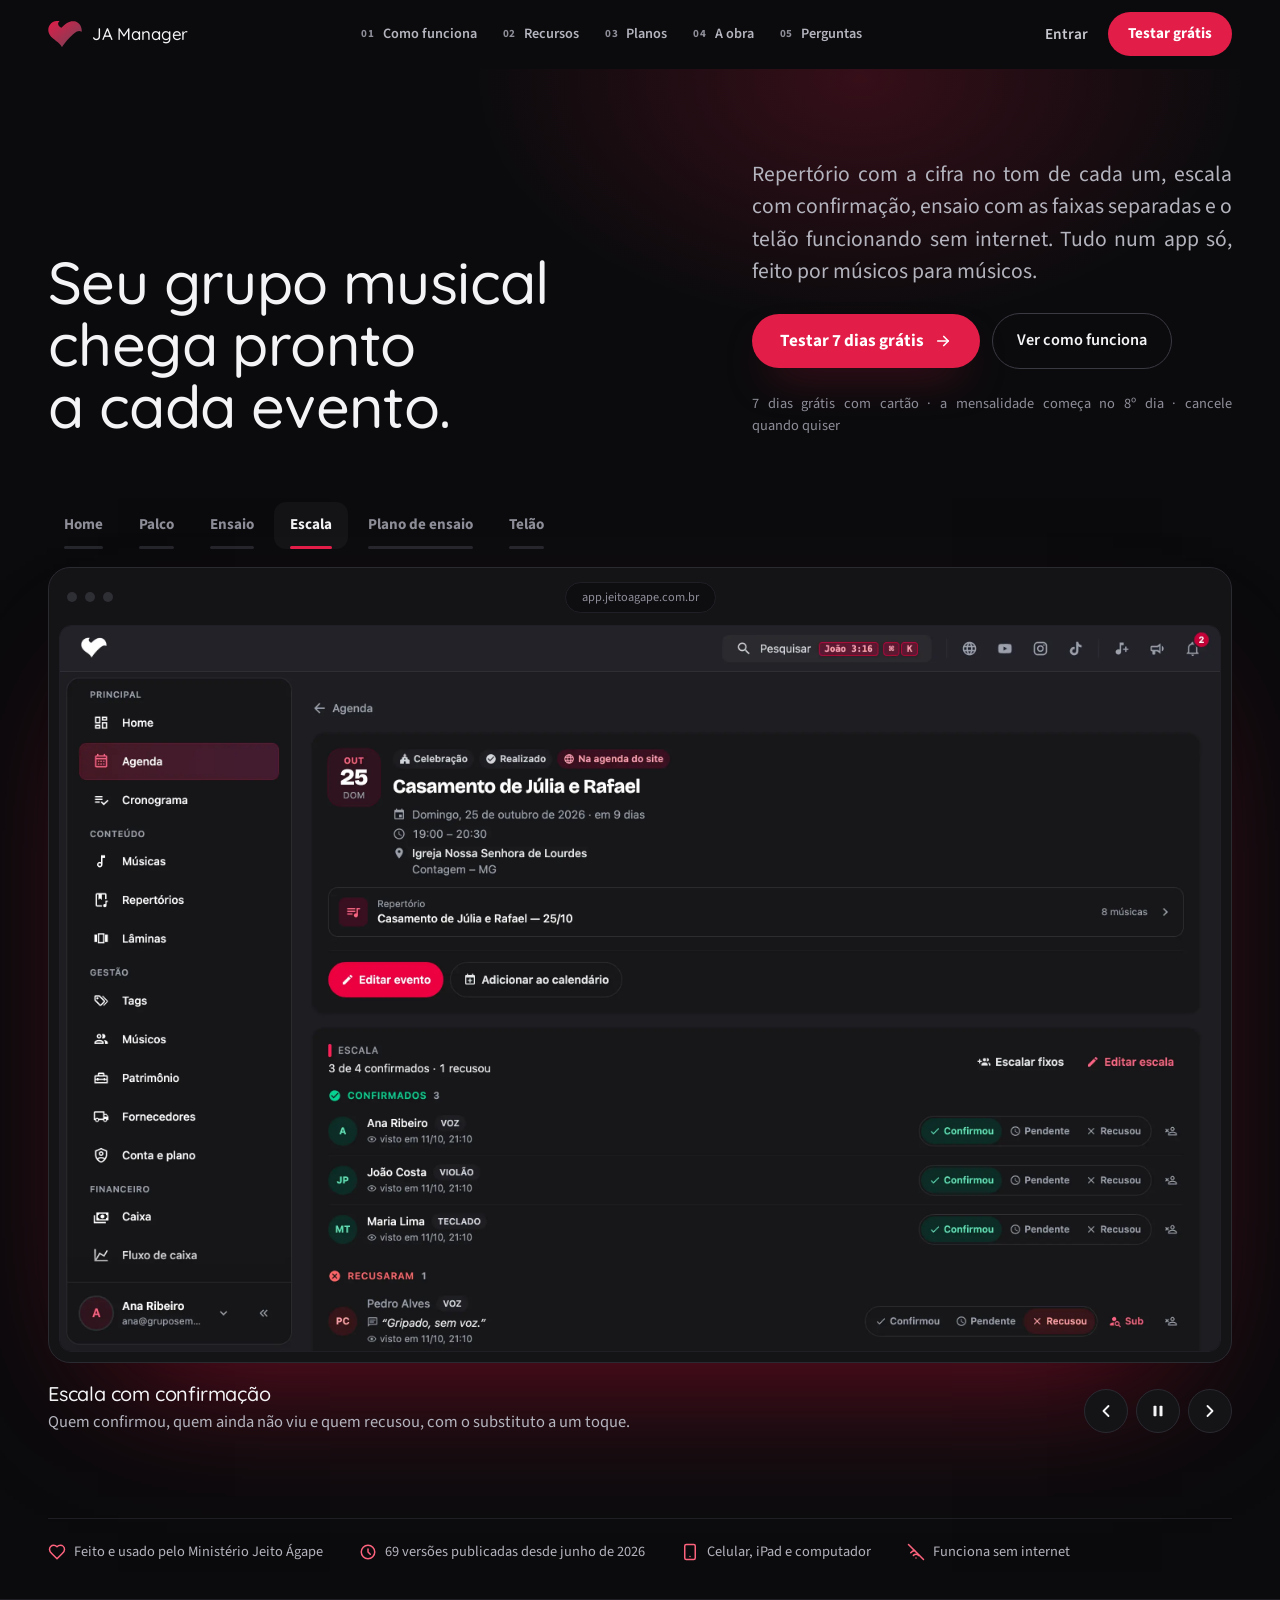
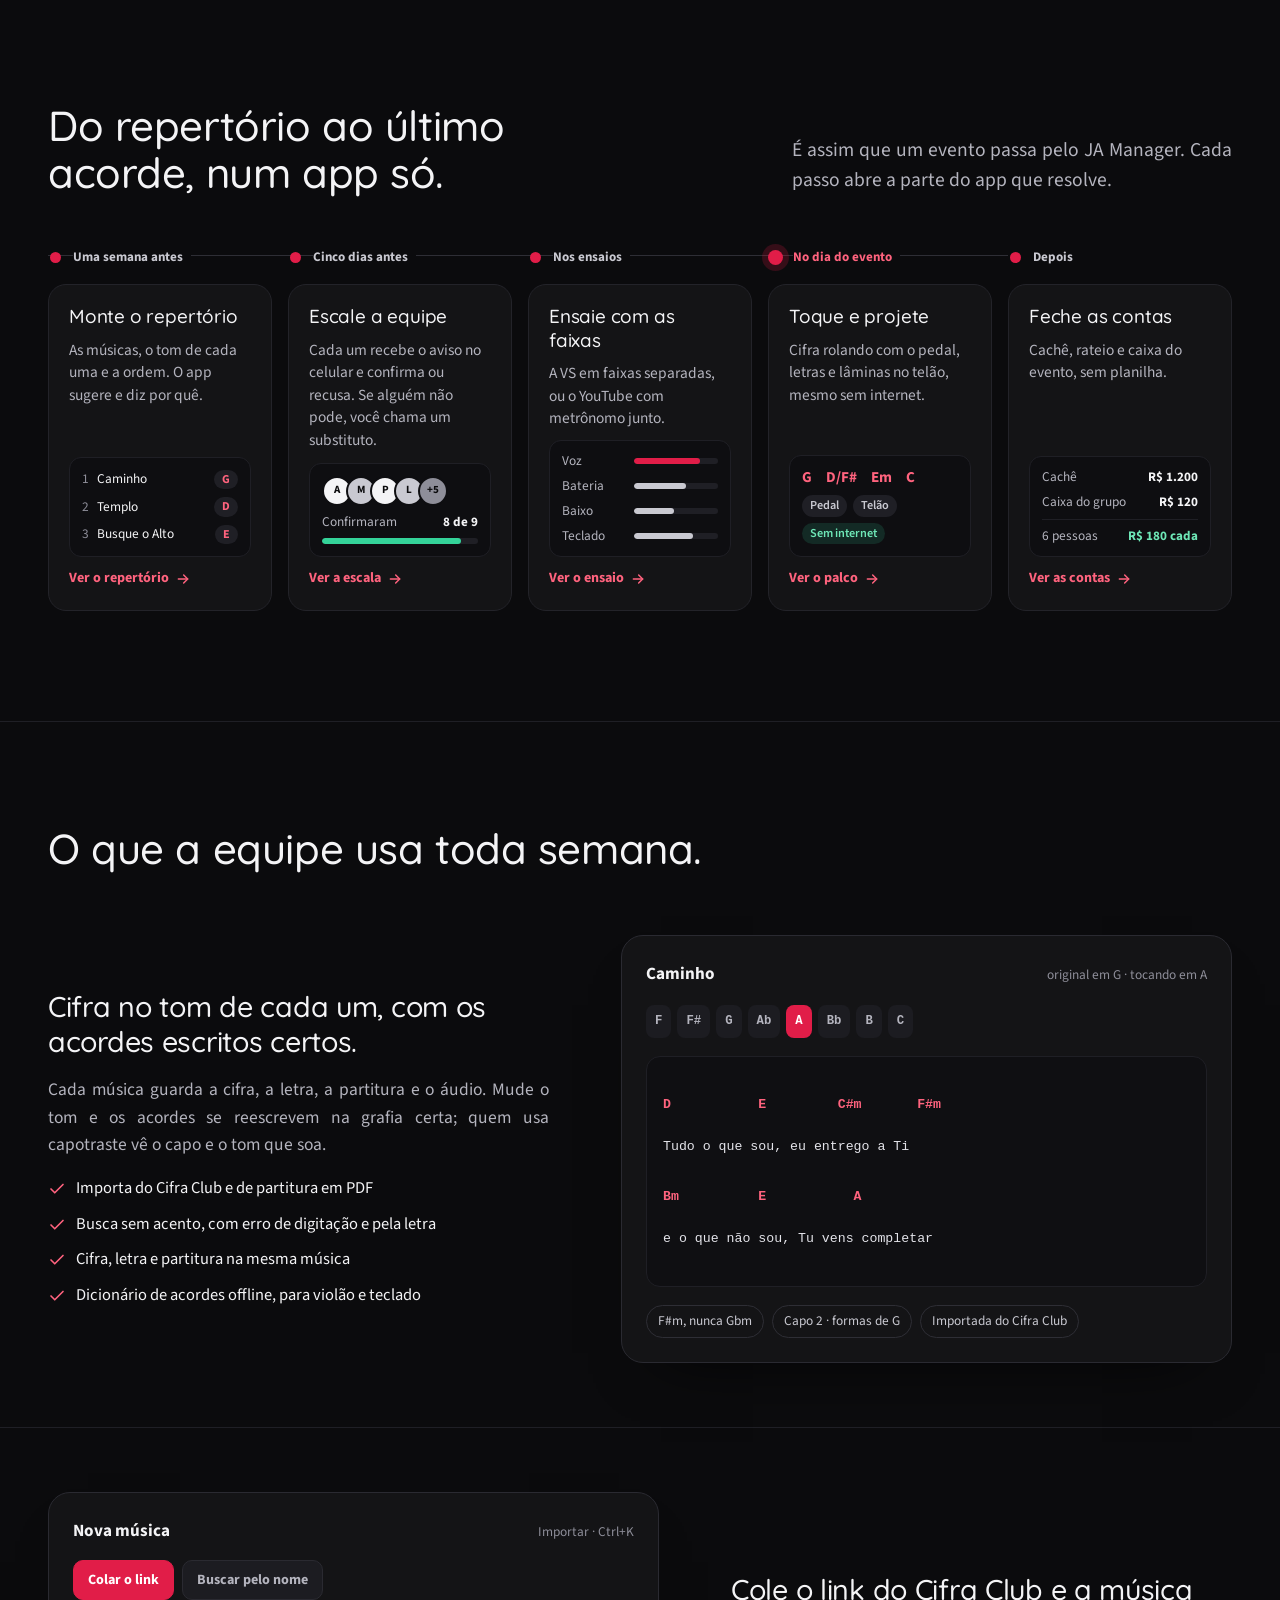
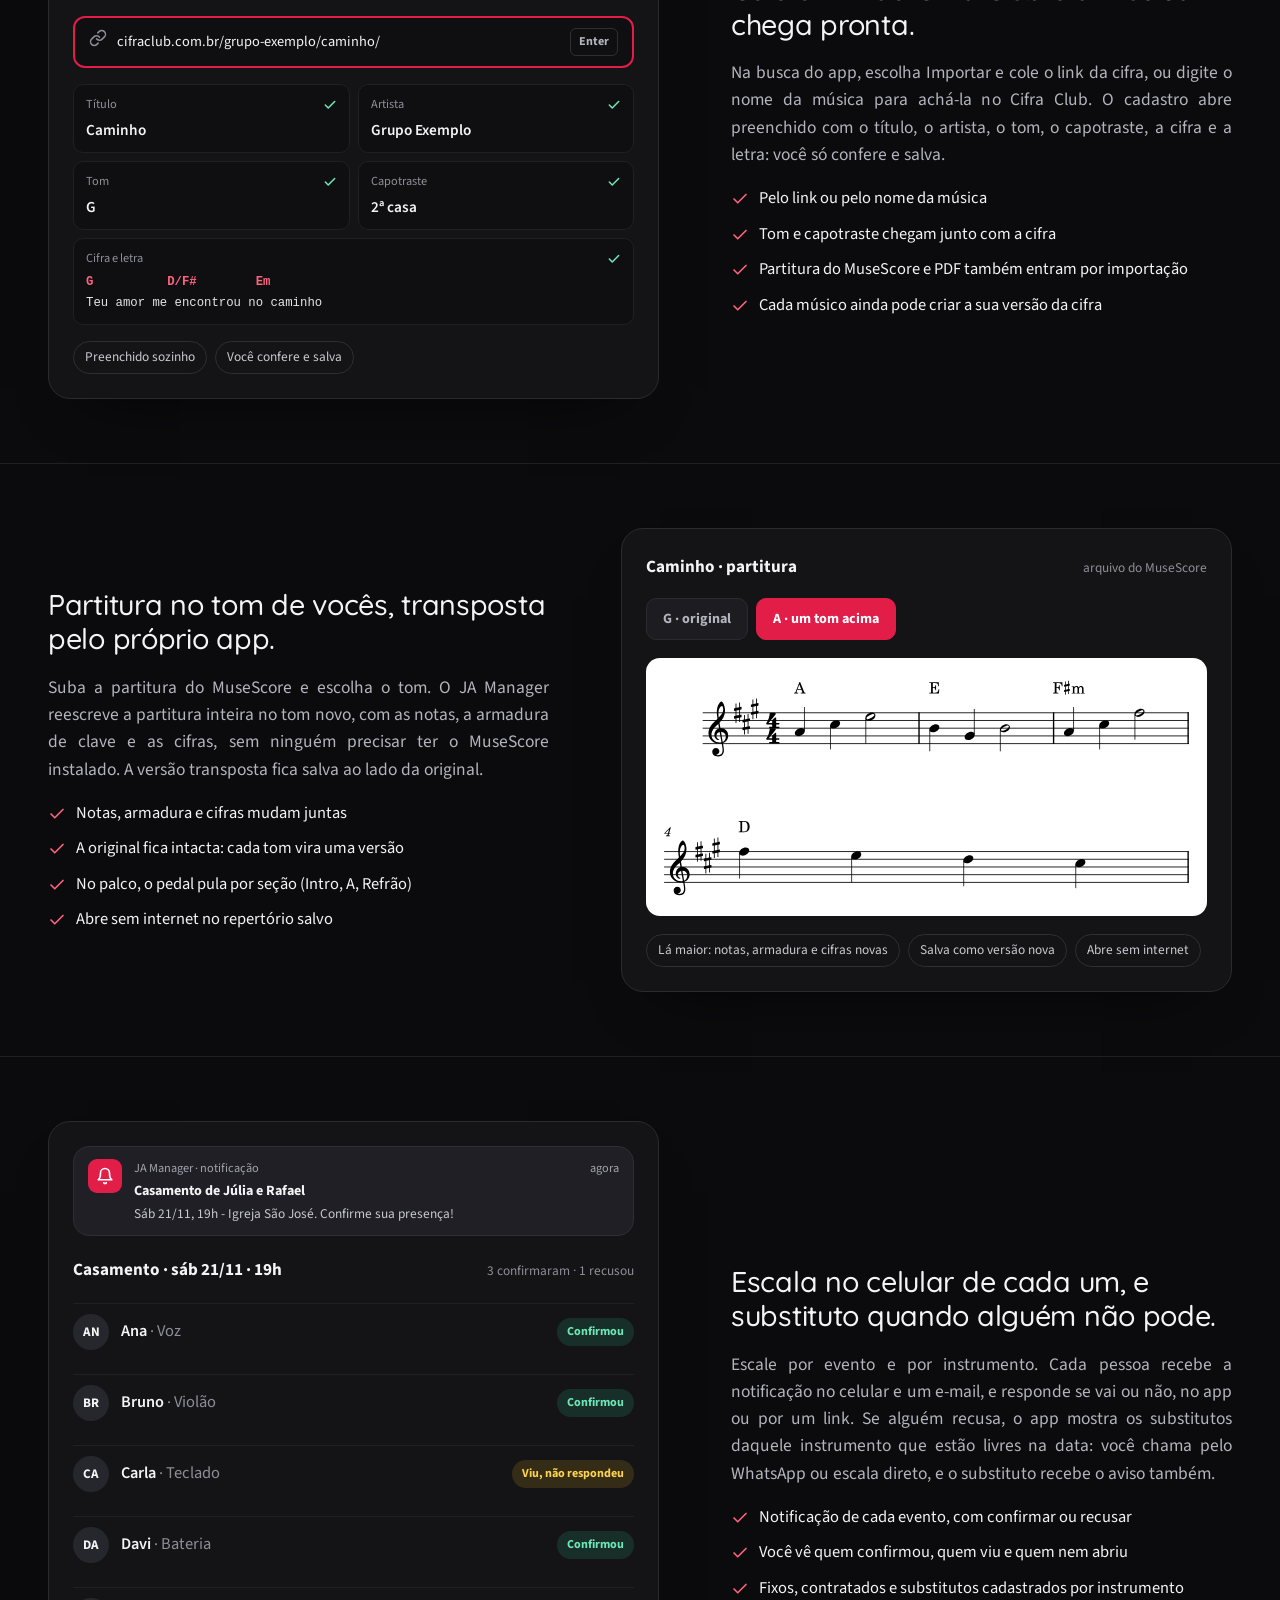
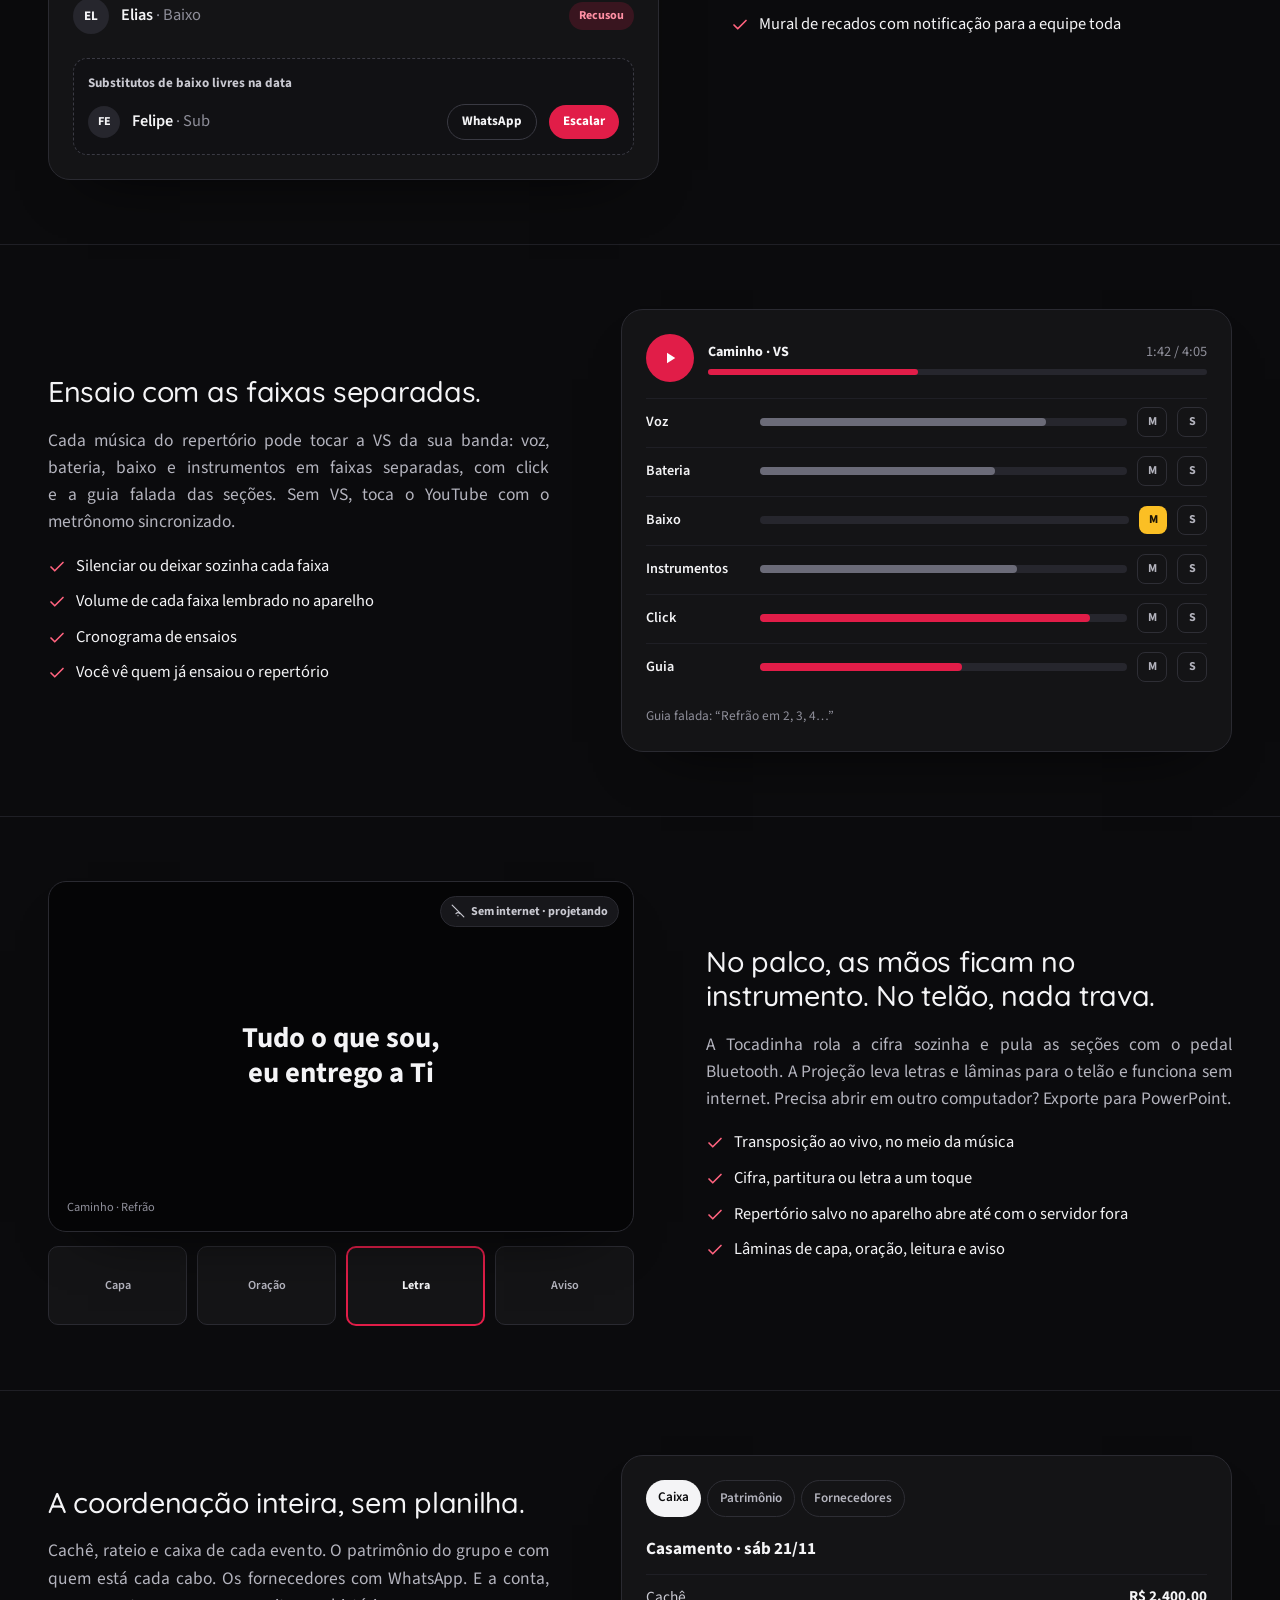
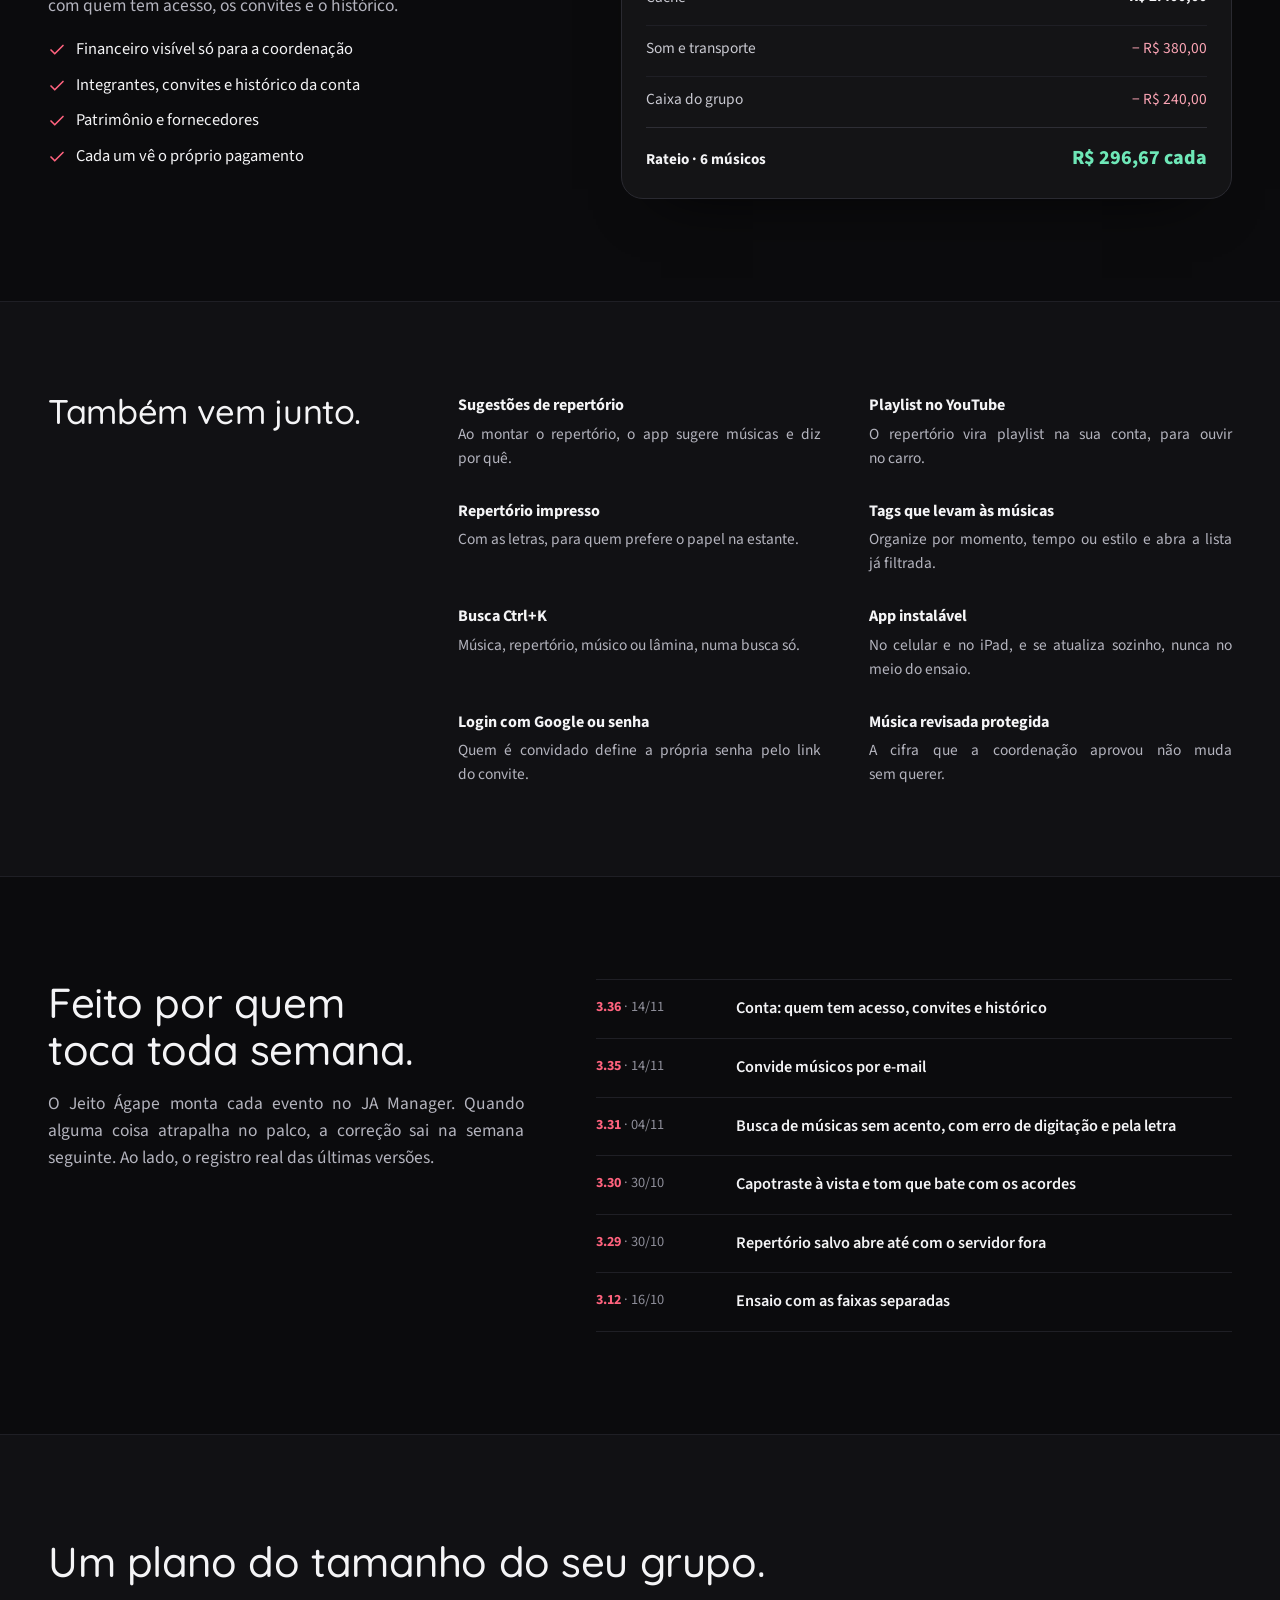
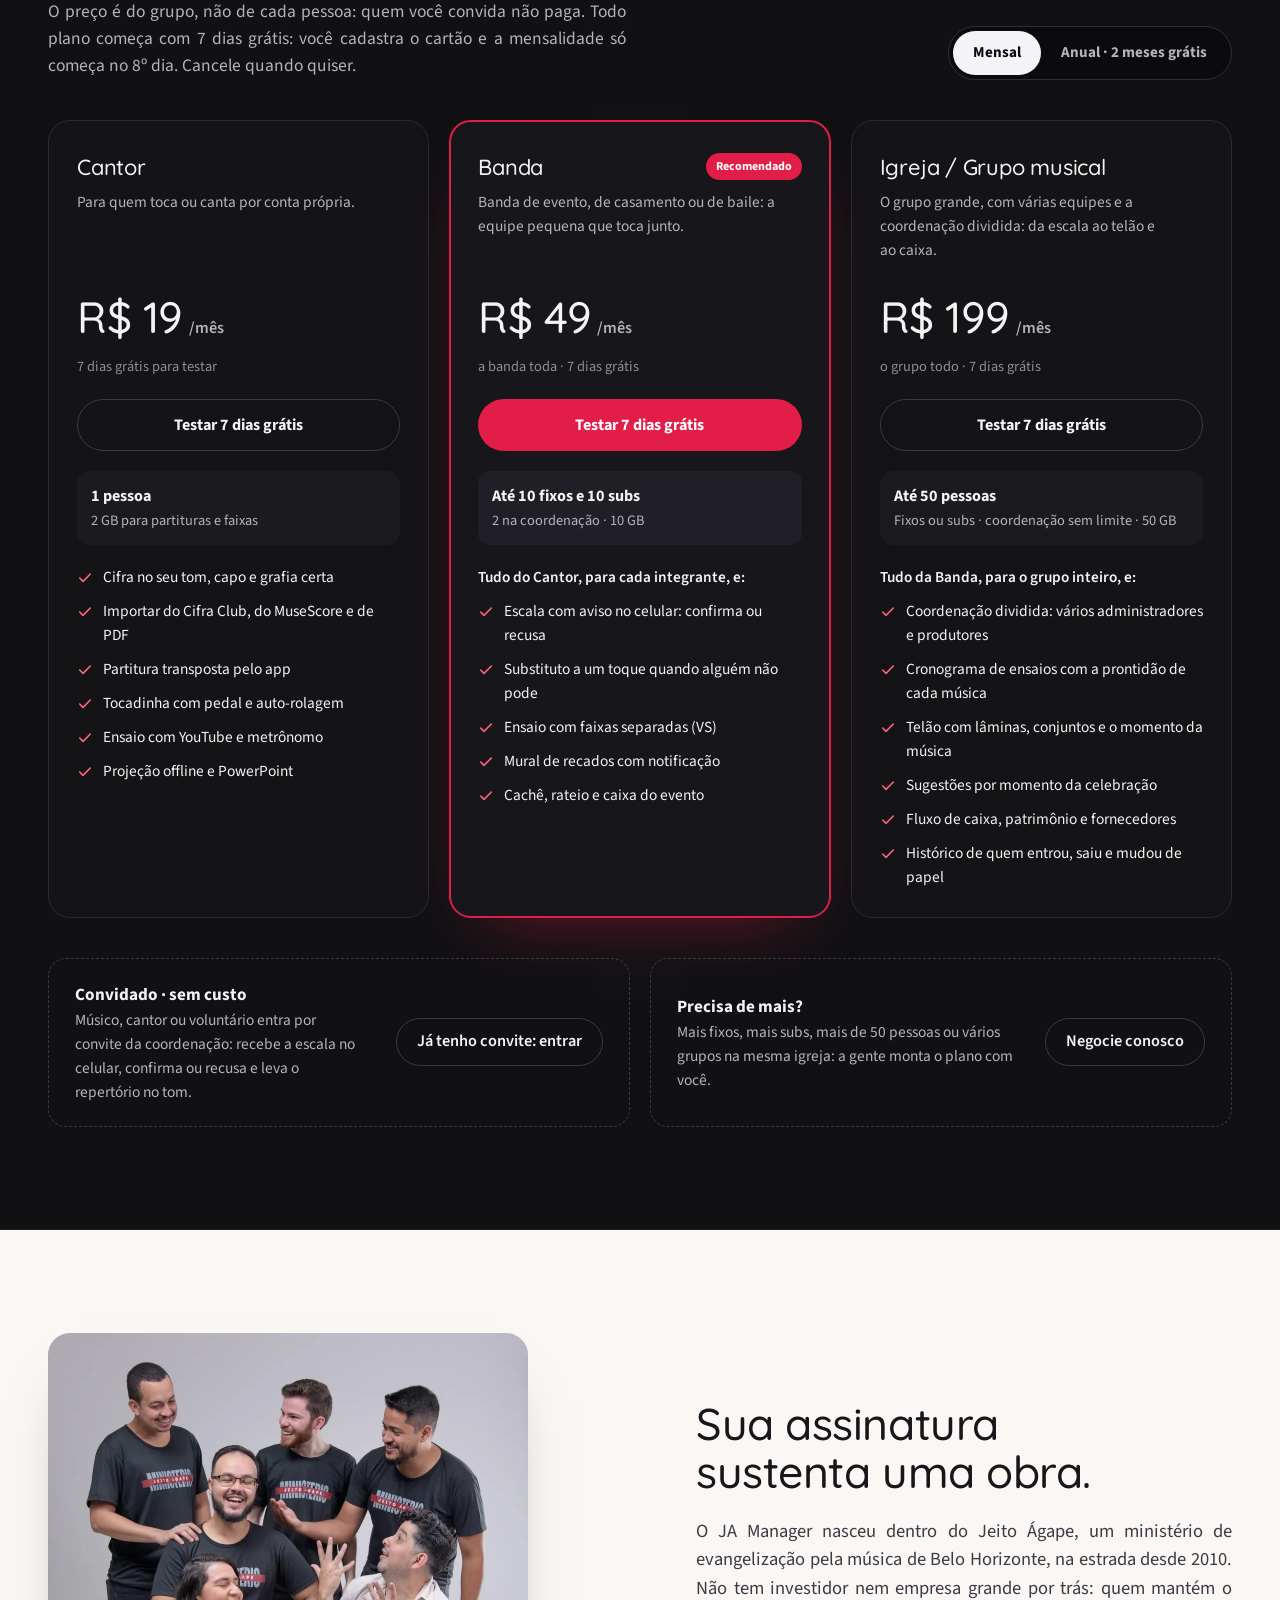
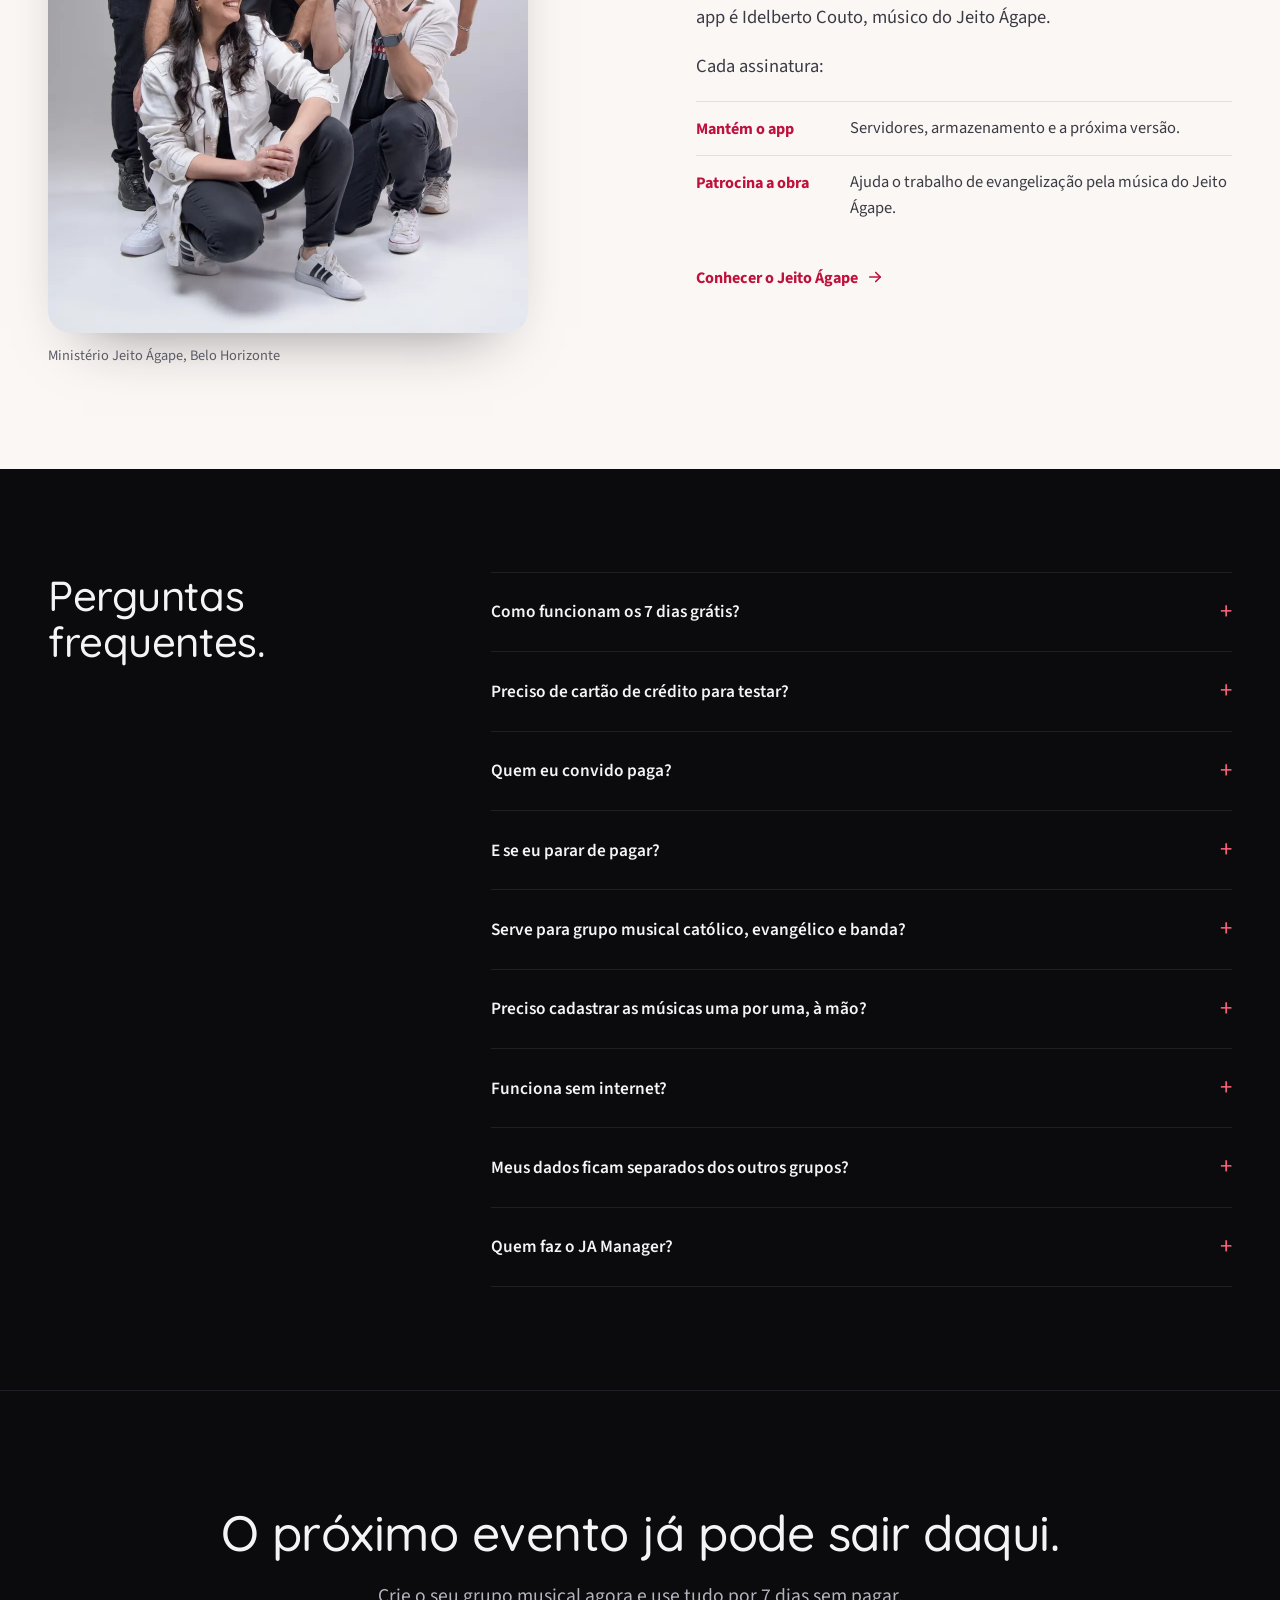
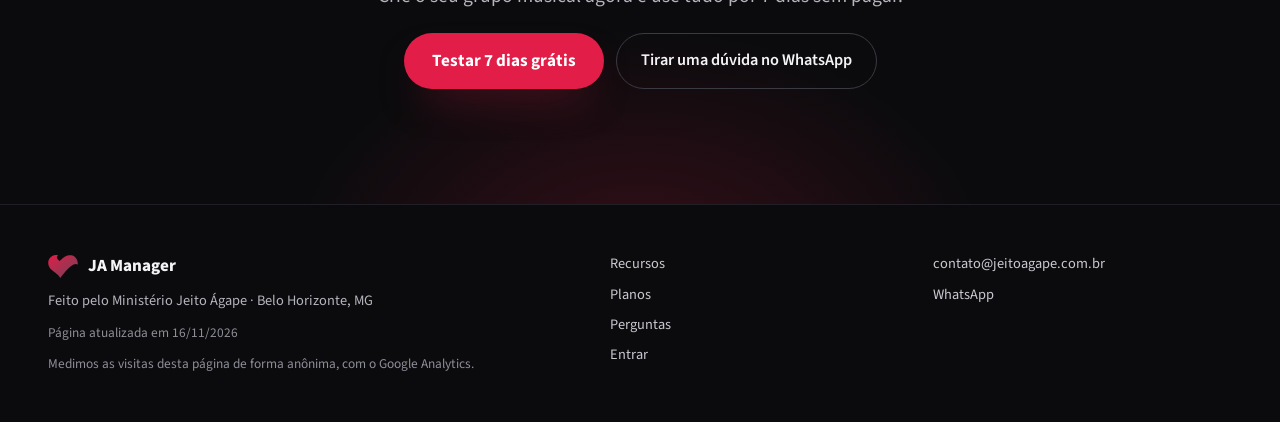
<file: index.html>
<!DOCTYPE html>
<html lang="pt-BR">
<head>
<meta charset="utf-8">
<meta name="viewport" content="width=device-width, initial-scale=1, viewport-fit=cover">
<title>JA Manager — repertório, escala, ensaio e telão num app só</title>
<meta name="description" content="Aplicativo para grupos musicais e bandas: cifra no tom de cada um, escala com confirmação, ensaio com as faixas da VS, partitura transposta pelo app e telão sem internet. 7 dias grátis para testar.">
<link rel="canonical" href="https://jam.jeitoagape.com.br/">
<meta property="og:type" content="website">
<meta property="og:locale" content="pt_BR">
<meta property="og:title" content="JA Manager — repertório, escala, ensaio e telão num app só">
<meta property="og:description" content="Cifra, escala, ensaio, partitura e telão num app só. Para grupos musicais e bandas. 7 dias grátis para testar.">
<meta property="og:site_name" content="JA Manager">
<meta property="og:url" content="https://jam.jeitoagape.com.br/">
<meta property="og:image" content="https://jam.jeitoagape.com.br/assets/og-cover.png">
<meta property="og:image:width" content="1200">
<meta property="og:image:height" content="630">
<meta property="og:image:alt" content="JA Manager: seu grupo musical chega pronto a cada evento">
<meta name="twitter:card" content="summary_large_image">
<meta name="twitter:title" content="JA Manager — repertório, escala, ensaio e telão num app só">
<meta name="twitter:description" content="Cifra, escala, ensaio, partitura e telão num app só. Para grupos musicais e bandas. 7 dias grátis para testar.">
<meta name="twitter:image" content="https://jam.jeitoagape.com.br/assets/og-cover.png">
<meta name="theme-color" content="#0B0B0D">
<meta name="color-scheme" content="dark">
<meta name="robots" content="index,follow,max-image-preview:large">
<!-- JSON-LD: um @graph com @id estáveis (#organization, #website, #app, #perguntas); a FAQ repete o texto visível de #perguntas -->
<script type="application/ld+json">
{
  "@context": "https://schema.org",
  "@graph": [
    {
      "@type": "Organization",
      "@id": "https://jam.jeitoagape.com.br/#organization",
      "name": "Jeito Ágape",
      "alternateName": "Ministério Jeito Ágape",
      "url": "https://jeitoagape.com.br/",
      "logo": "https://jam.jeitoagape.com.br/assets/og-cover.png",
      "email": "contato@jeitoagape.com.br",
      "telephone": "+55-31-99126-7983",
      "address": {
        "@type": "PostalAddress",
        "addressLocality": "Belo Horizonte",
        "addressRegion": "MG",
        "addressCountry": "BR"
      },
      "foundingDate": "2010",
      "sameAs": [
        "https://jeitoagape.com.br/",
        "https://www.instagram.com/jeitoagape",
        "https://www.youtube.com/jeitoagape",
        "https://www.tiktok.com/@jeitoagape",
        "https://open.spotify.com/album/3m1HYXg7gYW2PWSacnrrkK"
      ]
    },
    {
      "@type": "WebSite",
      "@id": "https://jam.jeitoagape.com.br/#website",
      "url": "https://jam.jeitoagape.com.br/",
      "name": "JA Manager",
      "inLanguage": "pt-BR",
      "publisher": {
        "@id": "https://jam.jeitoagape.com.br/#organization"
      }
    },
    {
      "@type": "SoftwareApplication",
      "@id": "https://jam.jeitoagape.com.br/#app",
      "name": "JA Manager",
      "url": "https://jam.jeitoagape.com.br/",
      "applicationCategory": "BusinessApplication",
      "applicationSubCategory": "Gestão de repertório e escala para grupos musicais e bandas",
      "operatingSystem": "Web, Android, iOS (PWA)",
      "softwareVersion": "3.36.0",
      "dateModified": "2026-11-16",
      "inLanguage": "pt-BR",
      "image": "https://jam.jeitoagape.com.br/assets/og-cover.png",
      "screenshot": "https://jam.jeitoagape.com.br/assets/og-cover.png",
      "description": "Aplicativo para grupos musicais e bandas: cifra no tom de cada um, escala com confirmação, ensaio com as faixas da VS, partitura transposta pelo próprio app, importação do Cifra Club, telão sem internet e as contas do evento.",
      "featureList": [
        "Cifra no tom de cada cantor, com transposição e capotraste",
        "Importação de cifras do Cifra Club pelo link ou pelo nome da música",
        "Partitura do MuseScore transposta pelo próprio app: notas, armadura e cifras",
        "Escala com notificação no celular, confirmação de presença e substituto a um toque",
        "Ensaio com as faixas separadas da VS, click e guia falada",
        "Modo palco com pedal e projeção de letras e lâminas sem internet",
        "Plano de ensaio até o dia do evento",
        "Contas do evento: cachê, rateio e caixa"
      ],
      "offers": [
        {
          "@type": "Offer",
          "name": "Cantor",
          "price": "19",
          "priceCurrency": "BRL",
          "url": "https://tower.if-apps.com.br/pagar/jam?plano=cantor&ciclo=mensal",
          "availability": "https://schema.org/InStock"
        },
        {
          "@type": "Offer",
          "name": "Banda",
          "price": "49",
          "priceCurrency": "BRL",
          "url": "https://tower.if-apps.com.br/pagar/jam?plano=banda&ciclo=mensal",
          "availability": "https://schema.org/InStock"
        },
        {
          "@type": "Offer",
          "name": "Igreja / Grupo musical",
          "price": "199",
          "priceCurrency": "BRL",
          "url": "https://tower.if-apps.com.br/pagar/jam?plano=igreja&ciclo=mensal",
          "availability": "https://schema.org/InStock"
        }
      ],
      "creator": {
        "@id": "https://jam.jeitoagape.com.br/#organization"
      },
      "publisher": {
        "@id": "https://jam.jeitoagape.com.br/#organization"
      },
      "isPartOf": {
        "@id": "https://jam.jeitoagape.com.br/#website"
      }
    },
    {
      "@type": "FAQPage",
      "@id": "https://jam.jeitoagape.com.br/#perguntas",
      "url": "https://jam.jeitoagape.com.br/#perguntas",
      "inLanguage": "pt-BR",
      "mainEntity": [
        {
          "@type": "Question",
          "name": "Como funcionam os 7 dias grátis?",
          "acceptedAnswer": {
            "@type": "Answer",
            "text": "Você escolhe o plano, dá o nome do grupo e o seu e-mail e cadastra o cartão. O link para criar a senha chega no seu e-mail, e você usa tudo por 7 dias. No cadastro, R$ 1,00 valida o cartão e é descontado da 1ª mensalidade, cobrada no 8º dia. Se cancelar antes, o R$ 1,00 volta para o seu cartão."
          }
        },
        {
          "@type": "Question",
          "name": "Preciso de cartão de crédito para testar?",
          "acceptedAnswer": {
            "@type": "Answer",
            "text": "Sim. O cartão fica no formulário seguro do AbacatePay, e nos 7 dias de teste só R$ 1,00 é cobrado, para validar o cartão; ele é descontado da 1ª mensalidade. Você cancela quando quiser. No anual você paga 10 meses e usa 12."
          }
        },
        {
          "@type": "Question",
          "name": "Quem eu convido paga?",
          "acceptedAnswer": {
            "@type": "Answer",
            "text": "Não. O preço é do grupo: convidar a equipe não muda a conta até o limite do plano: 10 fixos e 10 subs na Banda, 50 pessoas no Igreja / Grupo musical. Quem é desativado libera a vaga. Se o grupo crescer, você troca de plano ou negocia com a gente."
          }
        },
        {
          "@type": "Question",
          "name": "E se eu parar de pagar?",
          "acceptedAnswer": {
            "@type": "Answer",
            "text": "Nada é apagado. A gente conversa com você e, se a assinatura não voltar, a conta fica só para leitura: o repertório continua abrindo, e tudo volta quando você retomar."
          }
        },
        {
          "@type": "Question",
          "name": "Serve para grupo musical católico, evangélico e banda?",
          "acceptedAnswer": {
            "@type": "Answer",
            "text": "Sim. O app organiza repertório, escala, ensaio e telão de qualquer grupo que toca junto, na igreja ou em eventos."
          }
        },
        {
          "@type": "Question",
          "name": "Preciso cadastrar as músicas uma por uma, à mão?",
          "acceptedAnswer": {
            "@type": "Answer",
            "text": "Não. Cole o link do Cifra Club, ou busque a música pelo nome, e o JA Manager traz o título, o artista, o tom, o capotraste, a cifra e a letra. Partituras do MuseScore e PDFs também entram por importação."
          }
        },
        {
          "@type": "Question",
          "name": "Funciona sem internet?",
          "acceptedAnswer": {
            "@type": "Answer",
            "text": "O repertório salvo no aparelho abre sem internet, com cifras e partituras, e a Projeção funciona offline."
          }
        },
        {
          "@type": "Question",
          "name": "Meus dados ficam separados dos outros grupos?",
          "acceptedAnswer": {
            "@type": "Answer",
            "text": "Sim. Cada grupo musical só vê os próprios dados, e senha nunca vai por e-mail. Os dados ficam em servidores no Brasil, com cópia de segurança semanal, e você pode pedir a exclusão a qualquer momento pelo e-mail contato@jeitoagape.com.br."
          }
        },
        {
          "@type": "Question",
          "name": "Quem faz o JA Manager?",
          "acceptedAnswer": {
            "@type": "Answer",
            "text": "O Ministério Jeito Ágape, de Belo Horizonte. O grupo usa o app em cada evento, e o que entra com as assinaturas financia a missão."
          }
        }
      ]
    }
  ]
}
</script>
<!-- ====== Medição: GA4 (propriedade do produto) e Microsoft Clarity. IDs vazios = nada carrega.
       Preencher JAM_ANALYTICS.ga4 ("G-…") e .clarity quando as contas existirem (docs/RUNBOOK-MARKETING.md no LOPS). ====== -->
  <script>
  window.JAM_ANALYTICS = { ga4: 'G-NLW4TTCM7G', clarity: '' };
  (function(c){
    if (c.ga4) {
      var s = document.createElement('script'); s.async = true; s.src = 'https://www.googletagmanager.com/gtag/js?id=' + c.ga4; document.head.appendChild(s);
      window.dataLayer = window.dataLayer || []; window.gtag = function(){ window.dataLayer.push(arguments); };
      window.gtag('js', new Date()); window.gtag('config', c.ga4, { allow_google_signals: false, allow_ad_personalization_signals: false });
    }
    if (c.clarity) {
      (function(w,d,t,i){ w[t] = w[t] || function(){ (w[t].q = w[t].q || []).push(arguments); }; var s = d.createElement('script'); s.async = 1; s.src = 'https://www.clarity.ms/tag/' + i; d.head.appendChild(s); })(window, document, 'clarity', c.clarity);
    }
  })(window.JAM_ANALYTICS);
  </script>
<link rel="icon" href="assets/favicon.svg" type="image/svg+xml">
<link rel="icon" href="assets/favicon-32.png" sizes="32x32" type="image/png">
<link rel="apple-touch-icon" href="assets/apple-touch-icon.png">
<link rel="preconnect" href="https://fonts.googleapis.com">
<link rel="preconnect" href="https://fonts.gstatic.com" crossorigin>
<link href="https://fonts.googleapis.com/css2?family=Quicksand:wght@400..700&amp;family=Source+Sans+3:ital,wght@0,400..800;1,400&amp;display=swap" rel="stylesheet">
<style>
[hidden]{display:none!important}
body{margin:0;background:#0B0B0D}
html{scroll-behavior:smooth}
a{color:#FF637E;text-underline-offset:3px}a:hover{color:#FF8FA3}
::selection{background:#E11D48;color:#FFFFFF}
:focus-visible{outline:2px solid #FF637E;outline-offset:3px;border-radius:6px}
details>summary{list-style:none;cursor:pointer}
details>summary::-webkit-details-marker{display:none}
details[open] .faq-sinal{transform:rotate(45deg)}
.faq-sinal{transition:transform .25s cubic-bezier(.22,1,.36,1)}
.topo-nav{border-bottom:1px solid transparent;transition:background-color .25s ease,border-color .25s ease}
.topo-nav[data-rolou]{background:rgba(11,11,13,.88);backdrop-filter:blur(12px);-webkit-backdrop-filter:blur(12px);border-bottom-color:#1F1F25}
.faixa{display:inline-flex;align-items:center;gap:8px;min-height:44px;padding:0 12px;color:#B4B4BE;text-decoration:none;font-size:14px;font-weight:600;white-space:nowrap;transition:color .2s ease}
.faixa:hover,.topo-link:hover{color:#F4F4F6}
.faixa-n{font-size:11px;font-weight:700;letter-spacing:.06em;font-variant-numeric:tabular-nums;color:#8E8E99;transition:color .2s ease}
.faixa[aria-current],.faixa-movel[aria-current]{color:#F4F4F6}
.faixa[aria-current] .faixa-n,.faixa-movel[aria-current] .faixa-n{color:var(--acc-t)}
.topo-link{display:inline-flex;align-items:center;min-height:44px;padding:0 10px;color:#C9C9D1;text-decoration:none;font-size:15px;font-weight:600;transition:color .2s ease}
.pilula{display:inline-flex;align-items:center;min-height:40px;padding:0 14px;border-radius:999px;color:#B4B4BE;text-decoration:none;font-size:14px;font-weight:600;white-space:nowrap;transition:color .2s ease,background-color .2s ease}
.pilula:hover{color:#F4F4F6}
.pilula[aria-current]{background:#26262D;color:#F4F4F6}
.faixa-movel{display:flex;align-items:center;gap:12px;min-height:48px;padding:0 14px;border-radius:12px;color:#C9C9D1;text-decoration:none;font-size:16px;font-weight:600}
.faixa-movel[aria-current]{background:#1F1F25}
.menu-movel[open]>summary{background:#1F1F25}
#topo,#semana,#recursos,#planos,#obra,#perguntas,#cifra,#importar,#partitura,#escala,#ensaio,#palco,#coordenacao{scroll-margin-top:92px}
h1,h2,h3,.f-titulo{font-family:var(--f-titulo)!important;font-weight:var(--w-titulo)!important;letter-spacing:var(--ls-titulo)!important}
p,dd{text-align:justify;hyphens:auto;-webkit-hyphens:auto;text-wrap:pretty}
.carrossel-abas::-webkit-scrollbar{display:none}
.carrossel-aba{flex:none;display:inline-flex;flex-direction:column;align-items:stretch;gap:9px;min-height:44px;padding:11px 16px 0;border:0;border-radius:12px;background:transparent;color:#8E8E99;font:inherit;font-size:15px;font-weight:700;cursor:pointer;white-space:nowrap;text-align:left;transition:color .2s ease,background-color .2s ease}
.carrossel-aba:hover{color:#F4F4F6}
.carrossel-aba[aria-selected="true"]{color:#F4F4F6;background:#141416}
.carrossel-barra{display:block;height:3px;border-radius:3px;background:#26262D;overflow:hidden}
.carrossel-barra>span{display:block;height:100%;background:var(--acc);transform:scaleX(0);transform-origin:0 50%}
.carrossel-aba[aria-selected="true"] .carrossel-barra>span{transform:scaleX(1)}
[data-carrossel][data-tocando] .carrossel-aba[aria-selected="true"] .carrossel-barra>span{animation:carrossel-tempo 6s linear forwards}
[data-carrossel][data-tocando][data-parado] .carrossel-aba[aria-selected="true"] .carrossel-barra>span{animation-play-state:paused}
@keyframes carrossel-tempo{from{transform:scaleX(0)}to{transform:scaleX(1)}}
.carrossel-slide{opacity:0;transition:opacity .6s cubic-bezier(.22,1,.36,1)}
.carrossel-slide[data-ativo]{opacity:1}
.carrossel-legenda{display:none;flex-direction:column;gap:4px}
.carrossel-legenda[data-ativo]{display:flex}
.carrossel-botao{width:44px;height:44px;border-radius:50%;border:1px solid #2A2A31;background:#141416;color:#F4F4F6;display:inline-flex;align-items:center;justify-content:center;cursor:pointer;transition:border-color .2s ease}
.carrossel-botao:hover{border-color:#4A4A55}
@media (prefers-reduced-motion:reduce){.carrossel-slide{transition:none}}
/* planos: as 5 partes de cada cartão (título, preço, botão, limite, lista) dividem as mesmas linhas,
   então descrição de duas linhas ou nota mais longa no anual não desalinham botões e listas */
.plano{display:grid!important;grid-row:span 5;grid-template-rows:subgrid}
.semana-grade{display:grid;grid-auto-flow:column;grid-auto-columns:minmax(260px,80%);gap:16px;overflow-x:auto;scroll-snap-type:x mandatory;scrollbar-width:none}
.semana-grade::-webkit-scrollbar{display:none}
.semana-item{scroll-snap-align:start}
@media (min-width:640px){.semana-grade{grid-auto-columns:minmax(260px,42%)}}
@media (min-width:1080px){.semana-grade{grid-auto-flow:row;grid-template-columns:repeat(5,minmax(0,1fr));overflow:visible}}
.semana-cartao{transition:border-color .2s ease,transform .25s cubic-bezier(.22,1,.36,1)}
.semana-cartao:hover{border-color:#3A3A43;transform:translateY(-3px)}
@media (prefers-reduced-motion:reduce){.semana-cartao{transition:none}.semana-cartao:hover{transform:none}}
@media (min-width:1000px){.so-estreito{display:none!important}}
@media (max-width:999px){.so-largo{display:none!important}}
@media (max-width:420px){.sem-estreito{display:none}.cta-topo{padding:0 16px!important}}
@media (prefers-reduced-motion:reduce){.topo-nav,.faixa,.pilula{transition:none}}
</style>
</head>
<body>
<div style="--f-titulo: &#x27;Quicksand&#x27;, system-ui, sans-serif; --f-texto: &#x27;Source Sans 3&#x27;, system-ui, sans-serif; --w-titulo: 500; --ls-titulo: -0.01em; font-family: var(--f-texto); font-size-adjust: 0.5; color: #F4F4F6; background: #0B0B0D; min-width: 0; font-size: 16px; line-height: 1.6">


<header class="topo-nav" data-topo style="position: sticky; top: 0; z-index: 20; --acc: #E11D48; --acc-t: #FF637E">
<nav aria-label="Principal" style="max-width: 1200px; margin: 0 auto; padding: 0 clamp(16px, 4vw, 48px); min-height: 68px; display: flex; align-items: center; gap: 20px">
<a href="#topo" style="display: flex; align-items: center; gap: 10px; text-decoration: none; color: #F4F4F6; font-weight: 800; font-size: 17px; letter-spacing: -0.01em; flex: none"><svg width="34" height="26" viewBox="0 0 760 591" aria-hidden="true" style="display: block; flex: none"><defs><linearGradient id="nav-g-1" x1="0" y1="0" x2="1" y2="1"><stop offset="0" stop-color="#E11D48"/><stop offset="1" stop-color="#6D4458"/></linearGradient></defs><path d="M190.0 0.7C134.1 7.3 93.4 25.4 59.9 58.5C3.3 114.5 -15.0 198.4 13.0 273.6C26.5 309.5 54.9 350.0 88.5 380.8C108.3 399.1 117.6 406.5 157.5 436.5C211.2 476.8 234.1 496.2 257.7 521.8C274.0 539.4 294.1 565.7 305.7 584.8C308.0 588.5 310.0 590.7 310.7 590.4C311.4 590.1 315.8 584.2 320.5 577.2C374.9 496.1 488.0 367.2 557.8 306.8C644.4 231.8 703.0 212.3 753.1 241.6C755.5 243.0 757.9 243.9 758.5 243.5C759.8 242.7 759.7 205.5 758.3 193.0C747.6 92.8 683.4 20.7 592.1 6.3C574.9 3.6 543.0 3.9 526.2 6.9C459.2 18.8 392.4 59.2 315.9 134.2C305.9 144.0 297.4 152.0 297.1 152.0C294.9 152.0 277.4 141.2 268.0 134.1C227.2 103.2 212.9 61.5 232.2 29.6C234.2 26.4 239.9 19.5 244.9 14.3C253.0 5.8 253.8 4.7 252.2 3.5C248.8 1.0 204.3 -1.0 190.0 0.7Z" fill="url(#nav-g-1)"/></svg><span class="f-titulo">JA Manager</span></a>
<ol class="so-largo" style="flex: 1 1 auto; list-style: none; margin: 0; padding: 0; display: flex; justify-content: center; align-items: center; gap: 2px">
<li><a class="faixa" data-secao="semana" href="#semana"><span class="faixa-n">01</span>Como funciona</a></li>
<li><a class="faixa" data-secao="recursos" href="#recursos"><span class="faixa-n">02</span>Recursos</a></li>
<li><a class="faixa" data-secao="planos" href="#planos"><span class="faixa-n">03</span>Planos</a></li>
<li><a class="faixa" data-secao="obra" href="#obra"><span class="faixa-n">04</span>A obra</a></li>
<li><a class="faixa" data-secao="perguntas" href="#perguntas"><span class="faixa-n">05</span>Perguntas</a></li>
</ol>
<div style="margin-left: auto; display: flex; align-items: center; gap: 10px; flex: none">
<a class="so-largo topo-link" href="https://app.jeitoagape.com.br/#/login">Entrar</a>
<a href="https://tower.if-apps.com.br/pagar/jam" data-cta="menu" class="cta-topo" style="display: inline-flex; align-items: center; justify-content: center; min-height: 44px; padding: 0 20px; border-radius: 999px; background: #E11D48; color: #FFFFFF; font-weight: 700; font-size: 15px; text-decoration: none; white-space: nowrap; flex: none">Testar<span class="sem-estreito">&nbsp;grátis</span></a>
<details class="menu-movel so-estreito" style="position: relative; flex: none"><summary aria-label="Abrir o menu" style="display: flex; align-items: center; justify-content: center; width: 44px; height: 44px; border-radius: 999px; border: 1px solid #2A2A31; color: #F4F4F6"><svg width="20" height="20" viewBox="0 0 24 24" fill="none" stroke="currentColor" stroke-width="2" stroke-linecap="round" aria-hidden="true"><path d="M4 7h16M4 12h16M4 17h16"/></svg></summary><div style="position: absolute; right: 0; top: calc(100% + 10px); width: min(320px, calc(100vw - 32px)); background: #141418; border: 1px solid #2A2A31; border-radius: 18px; padding: 8px; box-shadow: 0 24px 60px -20px rgba(0,0,0,0.85)"><ol style="list-style: none; margin: 0; padding: 0"><li><a class="faixa-movel" data-secao="semana" href="#semana"><span class="faixa-n">01</span>Como funciona</a></li><li><a class="faixa-movel" data-secao="recursos" href="#recursos"><span class="faixa-n">02</span>Recursos</a></li><li><a class="faixa-movel" data-secao="planos" href="#planos"><span class="faixa-n">03</span>Planos</a></li><li><a class="faixa-movel" data-secao="obra" href="#obra"><span class="faixa-n">04</span>A obra</a></li><li><a class="faixa-movel" data-secao="perguntas" href="#perguntas"><span class="faixa-n">05</span>Perguntas</a></li></ol><div style="height: 1px; background: #1F1F25; margin: 8px 6px"></div><a class="faixa-movel" href="https://app.jeitoagape.com.br/#/login">Entrar</a></div></details>
</div>
</nav>
<span data-progresso aria-hidden="true" style="position: absolute; left: 0; bottom: -1px; width: 100%; height: 2px; background: #E11D48; transform-origin: 0 50%; transform: scaleX(0)"></span>
</header>




<main id="topo">

<section aria-labelledby="h-hero" style="position: relative; overflow: hidden; border-bottom: 1px solid #1F1F25">
<div aria-hidden="true" style="position: absolute; left: 50%; top: -340px; width: 1100px; height: 700px; transform: translateX(-30%); background: radial-gradient(closest-side, rgba(225,29,72,0.20), rgba(11,11,13,0) 70%); pointer-events: none"></div>
<div style="position: relative; max-width: 1200px; margin: 0 auto; padding: clamp(56px, 7vw, 96px) clamp(20px, 4vw, 48px) clamp(56px, 6vw, 88px); display: flex; flex-direction: column; gap: clamp(40px, 5vw, 64px)">
<div style="display: flex; flex-wrap: wrap; align-items: flex-end; justify-content: space-between; gap: 28px 64px">
<div style="flex: 1 1 520px; max-width: 640px; min-width: 0">
<h1 id="h-hero" style="margin: 0; font-size: clamp(38px, 3.4vw + 16px, 64px); line-height: 1.04; font-weight: 800; letter-spacing: -0.025em; text-wrap: balance">Seu grupo musical chega pronto a cada evento.</h1>
</div>
<div style="flex: 1 1 380px; max-width: 480px; min-width: 0; display: flex; flex-direction: column; gap: 24px">
<p style="margin: 0; font-size: clamp(17px, 0.5vw + 15px, 21px); line-height: 1.55; color: #B4B4BE; max-width: 32em">Repertório com a cifra no tom de cada um, escala com confirmação, ensaio com as faixas separadas e o telão funcionando sem internet. Tudo num app só, feito por músicos para músicos.</p>
<div style="display: flex; flex-wrap: wrap; gap: 12px; align-items: center">
<a href="https://tower.if-apps.com.br/pagar/jam" data-cta="hero" style="display: inline-flex; align-items: center; gap: 10px; min-height: 54px; padding: 0 28px; border-radius: 999px; background: #E11D48; color: #FFFFFF; font-weight: 700; font-size: 17px; text-decoration: none; box-shadow: 0 20px 44px -20px rgba(225,29,72,0.55)">Testar 7 dias grátis
<svg width="18" height="18" viewBox="0 0 24 24" fill="none" stroke="currentColor" stroke-width="2.2" stroke-linecap="round" stroke-linejoin="round" aria-hidden="true"><path d="M5 12h14"></path><path d="m13 6 6 6-6 6"></path></svg></a>
<a href="#semana" style="display: inline-flex; align-items: center; min-height: 54px; padding: 0 24px; border-radius: 999px; border: 1px solid #3A3A43; color: #F4F4F6; font-weight: 600; font-size: 16px; text-decoration: none">Ver como funciona</a>
</div>
<p style="margin: 0; font-size: 14px; color: #8E8E99">7 dias grátis com cartão · a mensalidade começa no 8º dia · cancele quando quiser</p>
</div>
</div>
<div data-carrossel role="region" aria-roledescription="carrossel" aria-label="Telas do JA Manager" style="--acc: #E11D48; display: flex; flex-direction: column; gap: 18px">
<div role="tablist" aria-label="Escolha a tela" class="carrossel-abas" style="display: flex; gap: 4px; overflow-x: auto; scrollbar-width: none">
<button type="button" role="tab" id="carrossel-aba-0" class="carrossel-aba" data-carrossel-ir="0" aria-selected="true" aria-controls="carrossel-palco"><span>Home</span><span class="carrossel-barra" aria-hidden="true"><span></span></span></button>
<button type="button" role="tab" id="carrossel-aba-1" class="carrossel-aba" data-carrossel-ir="1" aria-selected="false" aria-controls="carrossel-palco"><span>Palco</span><span class="carrossel-barra" aria-hidden="true"><span></span></span></button>
<button type="button" role="tab" id="carrossel-aba-2" class="carrossel-aba" data-carrossel-ir="2" aria-selected="false" aria-controls="carrossel-palco"><span>Ensaio</span><span class="carrossel-barra" aria-hidden="true"><span></span></span></button>
<button type="button" role="tab" id="carrossel-aba-3" class="carrossel-aba" data-carrossel-ir="3" aria-selected="false" aria-controls="carrossel-palco"><span>Escala</span><span class="carrossel-barra" aria-hidden="true"><span></span></span></button>
<button type="button" role="tab" id="carrossel-aba-4" class="carrossel-aba" data-carrossel-ir="4" aria-selected="false" aria-controls="carrossel-palco"><span>Plano de ensaio</span><span class="carrossel-barra" aria-hidden="true"><span></span></span></button>
<button type="button" role="tab" id="carrossel-aba-5" class="carrossel-aba" data-carrossel-ir="5" aria-selected="false" aria-controls="carrossel-palco"><span>Telão</span><span class="carrossel-barra" aria-hidden="true"><span></span></span></button>
</div>
<figure class="so-largo" style="margin: 0">
<div style="border-radius: 22px; border: 1px solid #2A2A31; background: #141416; padding: 10px; box-shadow: 0 70px 140px -70px rgba(225,29,72,0.55), 0 50px 90px -50px rgba(0,0,0,0.95)">
<div aria-hidden="true" style="display: flex; align-items: center; gap: 8px; padding: 4px 8px 12px"><span style="width: 10px; height: 10px; border-radius: 50%; background: #2E2E35; flex: none"></span><span style="width: 10px; height: 10px; border-radius: 50%; background: #2E2E35; flex: none"></span><span style="width: 10px; height: 10px; border-radius: 50%; background: #2E2E35; flex: none"></span><span style="margin: 0 auto; padding: 5px 16px; border-radius: 999px; background: #0E0E11; border: 1px solid #1F1F25; font-size: 12px; color: #8E8E99">app.jeitoagape.com.br</span><span style="width: 46px"></span></div>
<div id="carrossel-palco" style="position: relative; aspect-ratio: 1440 / 900; border-radius: 12px; overflow: hidden; border: 1px solid #1F1F25; background: #0B0B0D">
<img fetchpriority="high" decoding="async" data-slide="0" class="carrossel-slide" src="assets/img/telas/home-computador.webp" alt="A home do JA Manager com os próximos eventos e os indicadores do grupo musical" width="1440" height="900" data-ativo style="position: absolute; inset: 0; width: 100%; height: 100%; object-fit: cover; object-position: top">
<img loading="lazy" decoding="async" data-slide="1" class="carrossel-slide" src="assets/img/telas/palco-computador.webp" alt="O modo palco: a lista de músicas com o tom de cada uma e a cifra aberta, dividida em seções" width="1440" height="900" aria-hidden="true" style="position: absolute; inset: 0; width: 100%; height: 100%; object-fit: cover; object-position: top">
<img loading="lazy" decoding="async" data-slide="2" class="carrossel-slide" src="assets/img/telas/ensaio-computador.webp" alt="O modo ensaio: a cifra aberta e o tocador da VS com as faixas, o tom e o volume" width="1440" height="900" aria-hidden="true" style="position: absolute; inset: 0; width: 100%; height: 100%; object-fit: cover; object-position: top">
<img loading="lazy" decoding="async" data-slide="3" class="carrossel-slide" src="assets/img/telas/escala-computador.webp" alt="Um evento com a escala da equipe e a situação de cada pessoa: confirmou, pendente ou recusou" width="1440" height="900" aria-hidden="true" style="position: absolute; inset: 0; width: 100%; height: 100%; object-fit: cover; object-position: top">
<img loading="lazy" decoding="async" data-slide="4" class="carrossel-slide" src="assets/img/telas/plano-de-ensaio-computador.webp" alt="Um plano de ensaio com o progresso do repertório e a situação de cada música" width="1440" height="900" aria-hidden="true" style="position: absolute; inset: 0; width: 100%; height: 100%; object-fit: cover; object-position: top">
<img loading="lazy" decoding="async" data-slide="5" class="carrossel-slide" src="assets/img/telas/telao-computador.webp" alt="A projeção no telão: o refrão em letras grandes, brancas, sobre fundo preto" width="1440" height="900" aria-hidden="true" style="position: absolute; inset: 0; width: 100%; height: 100%; object-fit: cover; object-position: top">
</div>
</div>
</figure>
<figure class="so-estreito" style="margin: 0 auto; width: min(320px, 100%)">
<div style="border-radius: 40px; border: 1px solid #2A2A31; background: #141416; padding: 10px; box-shadow: 0 60px 120px -60px rgba(225,29,72,0.55), 0 40px 80px -40px rgba(0,0,0,0.95)">
<div style="position: relative; aspect-ratio: 390 / 780; border-radius: 30px; overflow: hidden; border: 1px solid #1F1F25; background: #0B0B0D">
<img loading="lazy" decoding="async" data-slide="0" class="carrossel-slide" src="assets/img/telas/home-celular.webp" alt="A home do JA Manager com os próximos eventos e os indicadores do grupo musical" width="390" height="844" data-ativo style="position: absolute; inset: 0; width: 100%; height: 100%; object-fit: cover; object-position: top">
<img loading="lazy" decoding="async" data-slide="1" class="carrossel-slide" src="assets/img/telas/palco-celular.webp" alt="O modo palco: a lista de músicas com o tom de cada uma e a cifra aberta, dividida em seções" width="390" height="844" aria-hidden="true" style="position: absolute; inset: 0; width: 100%; height: 100%; object-fit: cover; object-position: top">
<img loading="lazy" decoding="async" data-slide="2" class="carrossel-slide" src="assets/img/telas/ensaio-celular.webp" alt="O modo ensaio: a cifra aberta e o tocador da VS com as faixas, o tom e o volume" width="390" height="844" aria-hidden="true" style="position: absolute; inset: 0; width: 100%; height: 100%; object-fit: cover; object-position: top">
<img loading="lazy" decoding="async" data-slide="3" class="carrossel-slide" src="assets/img/telas/escala-celular.webp" alt="Um evento com a escala da equipe e a situação de cada pessoa: confirmou, pendente ou recusou" width="390" height="844" aria-hidden="true" style="position: absolute; inset: 0; width: 100%; height: 100%; object-fit: cover; object-position: top">
<img loading="lazy" decoding="async" data-slide="4" class="carrossel-slide" src="assets/img/telas/plano-de-ensaio-celular.webp" alt="Um plano de ensaio com o progresso do repertório e a situação de cada música" width="390" height="844" aria-hidden="true" style="position: absolute; inset: 0; width: 100%; height: 100%; object-fit: cover; object-position: top">
<img loading="lazy" decoding="async" data-slide="5" class="carrossel-slide" src="assets/img/telas/telao-celular.webp" alt="A projeção no telão: o refrão em letras grandes, brancas, sobre fundo preto" width="390" height="844" aria-hidden="true" style="position: absolute; inset: 0; width: 100%; height: 100%; object-fit: cover; object-position: top">
</div>
</div>
</figure>
<div style="display: flex; flex-wrap: wrap; align-items: center; justify-content: space-between; gap: 16px 32px">
<div aria-live="polite" style="flex: 1 1 420px; min-width: 0; min-height: 60px">
<div class="carrossel-legenda" data-legenda="0" data-ativo><b class="f-titulo" style="font-size: 20px; line-height: 1.25">A semana do grupo musical numa tela</b><span style="font-size: 16px; line-height: 1.5; color: #B4B4BE">Os próximos eventos com a escala, as cifras e o ensaio de cada um, e os números de quem coordena.</span></div>
<div class="carrossel-legenda" data-legenda="1"><b class="f-titulo" style="font-size: 20px; line-height: 1.25">Cifra no tom, rolando com o pedal</b><span style="font-size: 16px; line-height: 1.5; color: #B4B4BE">O repertório do evento na ordem, com o tom de cada música, funcionando mesmo sem internet.</span></div>
<div class="carrossel-legenda" data-legenda="2"><b class="f-titulo" style="font-size: 20px; line-height: 1.25">Ensaio com as faixas da VS</b><span style="font-size: 16px; line-height: 1.5; color: #B4B4BE">Voz, bateria, baixo e instrumentos separados, tocando junto com a cifra na tela.</span></div>
<div class="carrossel-legenda" data-legenda="3"><b class="f-titulo" style="font-size: 20px; line-height: 1.25">Escala com confirmação</b><span style="font-size: 16px; line-height: 1.5; color: #B4B4BE">Quem confirmou, quem ainda não viu e quem recusou, com o substituto a um toque.</span></div>
<div class="carrossel-legenda" data-legenda="4"><b class="f-titulo" style="font-size: 20px; line-height: 1.25">O caminho até o dia do show</b><span style="font-size: 16px; line-height: 1.5; color: #B4B4BE">O que cada música ainda precisa e quanto do repertório já está pronto.</span></div>
<div class="carrossel-legenda" data-legenda="5"><b class="f-titulo" style="font-size: 20px; line-height: 1.25">Letra no telão, grande e legível</b><span style="font-size: 16px; line-height: 1.5; color: #B4B4BE">A projeção acompanha o repertório, com a letra em destaque sobre o fundo escuro.</span></div>
</div>
<div style="display: flex; gap: 8px; flex: none">
<button type="button" class="carrossel-botao" data-carrossel-ant aria-label="Tela anterior"><svg width="20" height="20" viewBox="0 0 24 24" fill="none" stroke="currentColor" stroke-width="2.2" stroke-linecap="round" stroke-linejoin="round" aria-hidden="true"><path d="m15 18-6-6 6-6"></path></svg></button>
<button type="button" class="carrossel-botao" data-carrossel-pausa aria-label="Pausar o carrossel"><svg data-icone-pausa width="18" height="18" viewBox="0 0 24 24" fill="currentColor" aria-hidden="true"><rect x="6" y="5" width="4" height="14" rx="1"></rect><rect x="14" y="5" width="4" height="14" rx="1"></rect></svg><svg data-icone-tocar width="18" height="18" viewBox="0 0 24 24" fill="currentColor" aria-hidden="true" style="display: none"><path d="M8 5v14l11-7z"></path></svg></button>
<button type="button" class="carrossel-botao" data-carrossel-prox aria-label="Próxima tela"><svg width="20" height="20" viewBox="0 0 24 24" fill="none" stroke="currentColor" stroke-width="2.2" stroke-linecap="round" stroke-linejoin="round" aria-hidden="true"><path d="m9 18 6-6-6-6"></path></svg></button>
</div>
</div>
</div>
</div>

<div style="max-width: 1200px; margin: 0 auto; padding: 0 clamp(20px, 4vw, 48px) 36px">
<ul style="list-style: none; margin: 0; padding: 22px 0 0; border-top: 1px solid #1F1F25; display: flex; flex-wrap: wrap; gap: 12px 36px; font-size: 14px; color: #B4B4BE">
<li style="display: flex; align-items: center; gap: 8px"><svg width="18" height="18" viewBox="0 0 24 24" fill="none" stroke="currentColor" stroke-width="2" stroke-linecap="round" stroke-linejoin="round" aria-hidden="true" style="color: #FF637E"><path d="M19 14c1.5-1.5 3-3.2 3-5.5A5.5 5.5 0 0 0 16.5 3c-1.8 0-3 .5-4.5 2-1.5-1.5-2.7-2-4.5-2A5.5 5.5 0 0 0 2 8.5c0 2.3 1.5 4 3 5.5l7 7Z"></path></svg>Feito e usado pelo Ministério Jeito Ágape</li>
<li style="display: flex; align-items: center; gap: 8px"><svg width="18" height="18" viewBox="0 0 24 24" fill="none" stroke="currentColor" stroke-width="2" stroke-linecap="round" stroke-linejoin="round" aria-hidden="true" style="color: #FF637E"><path d="M12 8v4l3 3"></path><circle cx="12" cy="12" r="9"></circle></svg>69 versões publicadas desde junho de 2026</li>
<li style="display: flex; align-items: center; gap: 8px"><svg width="18" height="18" viewBox="0 0 24 24" fill="none" stroke="currentColor" stroke-width="2" stroke-linecap="round" stroke-linejoin="round" aria-hidden="true" style="color: #FF637E"><rect x="5" y="2" width="14" height="20" rx="2"></rect><path d="M12 18h.01"></path></svg>Celular, iPad e computador</li>
<li style="display: flex; align-items: center; gap: 8px"><svg width="18" height="18" viewBox="0 0 24 24" fill="none" stroke="currentColor" stroke-width="2" stroke-linecap="round" stroke-linejoin="round" aria-hidden="true" style="color: #FF637E"><path d="M2 2l20 20"></path><path d="M8.5 16.5a5 5 0 0 1 7 0"></path><path d="M12 20h.01"></path><path d="M5 12.9a10 10 0 0 1 5.2-2.8"></path></svg>Funciona sem internet</li>
</ul>
</div>
</section>

<section id="semana" aria-labelledby="h-semana" style="border-bottom: 1px solid #1F1F25">
<div style="max-width: 1200px; margin: 0 auto; padding: clamp(72px, 8vw, 112px) clamp(20px, 4vw, 48px); display: flex; flex-direction: column; gap: 48px">
<div style="display: flex; flex-wrap: wrap; align-items: flex-end; justify-content: space-between; gap: 16px 64px">
<h2 id="h-semana" style="flex: 1 1 520px; max-width: 640px; margin: 0; font-size: clamp(28px, 2.2vw + 14px, 44px); line-height: 1.1; font-weight: 700; letter-spacing: -0.015em; text-wrap: balance">Do repertório ao último acorde, num app só.</h2>
<p style="flex: 1 1 340px; max-width: 440px; margin: 0; font-size: clamp(17px, 0.4vw + 15px, 19px); line-height: 1.55; color: #B4B4BE">É assim que um evento passa pelo JA Manager. Cada passo abre a parte do app que resolve.</p>
</div>
<ol class="semana-grade" style="list-style: none; margin: 0; padding: 4px 0 8px">
<li class="semana-item" style="position: relative; display: flex; flex-direction: column; gap: 16px; min-width: 0">
<span aria-hidden="true" style="position: absolute; left: 0; right: -16px; top: 8px; height: 1px; background: #2E2E35"></span>
<span style="position: relative; display: flex; align-items: center; gap: 10px; min-height: 17px; font-size: 13px; font-weight: 700; color: #C9C9D1"><span aria-hidden="true" style="width: 11px; height: 11px; border-radius: 50%; background: #E11D48; flex: none; margin: 2px"></span><span style="padding-right: 8px; background: #0B0B0D">Uma semana antes</span></span>
<a href="#cifra" class="semana-cartao" style="flex: 1; display: flex; flex-direction: column; gap: 10px; padding: 20px; border-radius: 18px; background: #141416; border: 1px solid #232329; text-decoration: none; color: #F4F4F6">
<span class="f-titulo" style="font-size: 19px; font-weight: 700; line-height: 1.25">Monte o repertório</span>
<span style="font-size: 15px; line-height: 1.5; color: #B4B4BE">As músicas, o tom de cada uma e a ordem. O app sugere e diz por quê.</span>
<span aria-hidden="true" style="margin-top: auto; display: flex; flex-direction: column; gap: 8px; padding: 12px; border-radius: 12px; background: #0E0E11; border: 1px solid #1F1F25; font-size: 13px; line-height: 1.3"><span style="display: flex; align-items: center; justify-content: space-between; gap: 8px"><span style="display: flex; gap: 8px; min-width: 0"><span style="color: #8E8E99; font-variant-numeric: tabular-nums">1</span><span style="white-space: nowrap; overflow: hidden; text-overflow: ellipsis">Caminho</span></span><span style="font-size: 12px; font-weight: 700; padding: 2px 8px; border-radius: 999px; background: #1F1F25; color: #FF637E">G</span></span><span style="display: flex; align-items: center; justify-content: space-between; gap: 8px"><span style="display: flex; gap: 8px; min-width: 0"><span style="color: #8E8E99; font-variant-numeric: tabular-nums">2</span><span style="white-space: nowrap; overflow: hidden; text-overflow: ellipsis">Templo</span></span><span style="font-size: 12px; font-weight: 700; padding: 2px 8px; border-radius: 999px; background: #1F1F25; color: #FF637E">D</span></span><span style="display: flex; align-items: center; justify-content: space-between; gap: 8px"><span style="display: flex; gap: 8px; min-width: 0"><span style="color: #8E8E99; font-variant-numeric: tabular-nums">3</span><span style="white-space: nowrap; overflow: hidden; text-overflow: ellipsis">Busque o Alto</span></span><span style="font-size: 12px; font-weight: 700; padding: 2px 8px; border-radius: 999px; background: #1F1F25; color: #FF637E">E</span></span></span>
<span style="display: inline-flex; align-items: center; gap: 6px; font-size: 14px; font-weight: 700; color: #FF637E">Ver o repertório<svg width="16" height="16" viewBox="0 0 24 24" fill="none" stroke="currentColor" stroke-width="2.2" stroke-linecap="round" stroke-linejoin="round" aria-hidden="true"><path d="M5 12h14"></path><path d="m13 6 6 6-6 6"></path></svg></span>
</a>
</li>
<li class="semana-item" style="position: relative; display: flex; flex-direction: column; gap: 16px; min-width: 0">
<span aria-hidden="true" style="position: absolute; left: 0; right: -16px; top: 8px; height: 1px; background: #2E2E35"></span>
<span style="position: relative; display: flex; align-items: center; gap: 10px; min-height: 17px; font-size: 13px; font-weight: 700; color: #C9C9D1"><span aria-hidden="true" style="width: 11px; height: 11px; border-radius: 50%; background: #E11D48; flex: none; margin: 2px"></span><span style="padding-right: 8px; background: #0B0B0D">Cinco dias antes</span></span>
<a href="#escala" class="semana-cartao" style="flex: 1; display: flex; flex-direction: column; gap: 10px; padding: 20px; border-radius: 18px; background: #141416; border: 1px solid #232329; text-decoration: none; color: #F4F4F6">
<span class="f-titulo" style="font-size: 19px; font-weight: 700; line-height: 1.25">Escale a equipe</span>
<span style="font-size: 15px; line-height: 1.5; color: #B4B4BE">Cada um recebe o aviso no celular e confirma ou recusa. Se alguém não pode, você chama um substituto.</span>
<span aria-hidden="true" style="margin-top: auto; display: flex; flex-direction: column; gap: 8px; padding: 12px; border-radius: 12px; background: #0E0E11; border: 1px solid #1F1F25; font-size: 13px; line-height: 1.3"><span style="display: flex; padding-left: 6px"><span style="width: 26px; height: 26px; border-radius: 50%; display: flex; align-items: center; justify-content: center; font-size: 11px; font-weight: 700; background: #F4F4F6; color: #0B0B0D; border: 2px solid #0E0E11; margin-left: -6px">A</span><span style="width: 26px; height: 26px; border-radius: 50%; display: flex; align-items: center; justify-content: center; font-size: 11px; font-weight: 700; background: #C9C9D1; color: #0B0B0D; border: 2px solid #0E0E11; margin-left: -6px">M</span><span style="width: 26px; height: 26px; border-radius: 50%; display: flex; align-items: center; justify-content: center; font-size: 11px; font-weight: 700; background: #F4F4F6; color: #0B0B0D; border: 2px solid #0E0E11; margin-left: -6px">P</span><span style="width: 26px; height: 26px; border-radius: 50%; display: flex; align-items: center; justify-content: center; font-size: 11px; font-weight: 700; background: #C9C9D1; color: #0B0B0D; border: 2px solid #0E0E11; margin-left: -6px">L</span><span style="width: 26px; height: 26px; border-radius: 50%; display: flex; align-items: center; justify-content: center; font-size: 11px; font-weight: 700; background: #8E8E99; color: #0B0B0D; border: 2px solid #0E0E11; margin-left: -6px">+5</span></span><span style="display: flex; align-items: center; justify-content: space-between; gap: 8px"><span style="color: #B4B4BE">Confirmaram</span><b style="font-variant-numeric: tabular-nums">8 de 9</b></span><span style="height: 6px; border-radius: 6px; background: #1F1F25; overflow: hidden"><span style="display: block; width: 89%; height: 100%; border-radius: 6px; background: #34D399"></span></span></span>
<span style="display: inline-flex; align-items: center; gap: 6px; font-size: 14px; font-weight: 700; color: #FF637E">Ver a escala<svg width="16" height="16" viewBox="0 0 24 24" fill="none" stroke="currentColor" stroke-width="2.2" stroke-linecap="round" stroke-linejoin="round" aria-hidden="true"><path d="M5 12h14"></path><path d="m13 6 6 6-6 6"></path></svg></span>
</a>
</li>
<li class="semana-item" style="position: relative; display: flex; flex-direction: column; gap: 16px; min-width: 0">
<span aria-hidden="true" style="position: absolute; left: 0; right: -16px; top: 8px; height: 1px; background: #2E2E35"></span>
<span style="position: relative; display: flex; align-items: center; gap: 10px; min-height: 17px; font-size: 13px; font-weight: 700; color: #C9C9D1"><span aria-hidden="true" style="width: 11px; height: 11px; border-radius: 50%; background: #E11D48; flex: none; margin: 2px"></span><span style="padding-right: 8px; background: #0B0B0D">Nos ensaios</span></span>
<a href="#ensaio" class="semana-cartao" style="flex: 1; display: flex; flex-direction: column; gap: 10px; padding: 20px; border-radius: 18px; background: #141416; border: 1px solid #232329; text-decoration: none; color: #F4F4F6">
<span class="f-titulo" style="font-size: 19px; font-weight: 700; line-height: 1.25">Ensaie com as faixas</span>
<span style="font-size: 15px; line-height: 1.5; color: #B4B4BE">A VS em faixas separadas, ou o YouTube com metrônomo junto.</span>
<span aria-hidden="true" style="margin-top: auto; display: flex; flex-direction: column; gap: 8px; padding: 12px; border-radius: 12px; background: #0E0E11; border: 1px solid #1F1F25; font-size: 13px; line-height: 1.3"><span style="display: grid; grid-template-columns: 64px minmax(0, 1fr); align-items: center; gap: 8px"><span style="color: #B4B4BE">Voz</span><span style="height: 6px; border-radius: 6px; background: #1F1F25; overflow: hidden"><span style="display: block; width: 78%; height: 100%; border-radius: 6px; background: #E11D48"></span></span></span><span style="display: grid; grid-template-columns: 64px minmax(0, 1fr); align-items: center; gap: 8px"><span style="color: #B4B4BE">Bateria</span><span style="height: 6px; border-radius: 6px; background: #1F1F25; overflow: hidden"><span style="display: block; width: 62%; height: 100%; border-radius: 6px; background: #C9C9D1"></span></span></span><span style="display: grid; grid-template-columns: 64px minmax(0, 1fr); align-items: center; gap: 8px"><span style="color: #B4B4BE">Baixo</span><span style="height: 6px; border-radius: 6px; background: #1F1F25; overflow: hidden"><span style="display: block; width: 48%; height: 100%; border-radius: 6px; background: #C9C9D1"></span></span></span><span style="display: grid; grid-template-columns: 64px minmax(0, 1fr); align-items: center; gap: 8px"><span style="color: #B4B4BE">Teclado</span><span style="height: 6px; border-radius: 6px; background: #1F1F25; overflow: hidden"><span style="display: block; width: 70%; height: 100%; border-radius: 6px; background: #C9C9D1"></span></span></span></span>
<span style="display: inline-flex; align-items: center; gap: 6px; font-size: 14px; font-weight: 700; color: #FF637E">Ver o ensaio<svg width="16" height="16" viewBox="0 0 24 24" fill="none" stroke="currentColor" stroke-width="2.2" stroke-linecap="round" stroke-linejoin="round" aria-hidden="true"><path d="M5 12h14"></path><path d="m13 6 6 6-6 6"></path></svg></span>
</a>
</li>
<li class="semana-item" style="position: relative; display: flex; flex-direction: column; gap: 16px; min-width: 0">
<span aria-hidden="true" style="position: absolute; left: 0; right: -16px; top: 8px; height: 1px; background: #2E2E35"></span>
<span style="position: relative; display: flex; align-items: center; gap: 10px; min-height: 17px; font-size: 13px; font-weight: 700; color: #FF637E"><span aria-hidden="true" style="width: 15px; height: 15px; border-radius: 50%; background: #E11D48; box-shadow: 0 0 0 6px rgba(225,29,72,0.20); flex: none"></span><span style="padding-right: 8px; background: #0B0B0D">No dia do evento</span></span>
<a href="#palco" class="semana-cartao" style="flex: 1; display: flex; flex-direction: column; gap: 10px; padding: 20px; border-radius: 18px; background: #141416; border: 1px solid #232329; text-decoration: none; color: #F4F4F6">
<span class="f-titulo" style="font-size: 19px; font-weight: 700; line-height: 1.25">Toque e projete</span>
<span style="font-size: 15px; line-height: 1.5; color: #B4B4BE">Cifra rolando com o pedal, letras e lâminas no telão, mesmo sem internet.</span>
<span aria-hidden="true" style="margin-top: auto; display: flex; flex-direction: column; gap: 8px; padding: 12px; border-radius: 12px; background: #0E0E11; border: 1px solid #1F1F25; font-size: 13px; line-height: 1.3"><span style="display: flex; gap: 14px; font-size: 15px; font-weight: 700; color: #FF637E"><span>G</span><span>D/F#</span><span>Em</span><span>C</span></span><span style="display: flex; gap: 6px; flex-wrap: wrap"><span style="font-size: 12px; font-weight: 600; padding: 3px 8px; border-radius: 999px; background: #1F1F25; color: #C9C9D1">Pedal</span><span style="font-size: 12px; font-weight: 600; padding: 3px 8px; border-radius: 999px; background: #1F1F25; color: #C9C9D1">Telão</span><span style="font-size: 12px; font-weight: 600; padding: 3px 8px; border-radius: 999px; background: rgba(52,211,153,0.14); color: #6EE7B7">Sem internet</span></span></span>
<span style="display: inline-flex; align-items: center; gap: 6px; font-size: 14px; font-weight: 700; color: #FF637E">Ver o palco<svg width="16" height="16" viewBox="0 0 24 24" fill="none" stroke="currentColor" stroke-width="2.2" stroke-linecap="round" stroke-linejoin="round" aria-hidden="true"><path d="M5 12h14"></path><path d="m13 6 6 6-6 6"></path></svg></span>
</a>
</li>
<li class="semana-item" style="position: relative; display: flex; flex-direction: column; gap: 16px; min-width: 0">

<span style="position: relative; display: flex; align-items: center; gap: 10px; min-height: 17px; font-size: 13px; font-weight: 700; color: #C9C9D1"><span aria-hidden="true" style="width: 11px; height: 11px; border-radius: 50%; background: #E11D48; flex: none; margin: 2px"></span><span style="padding-right: 8px; background: #0B0B0D">Depois</span></span>
<a href="#coordenacao" class="semana-cartao" style="flex: 1; display: flex; flex-direction: column; gap: 10px; padding: 20px; border-radius: 18px; background: #141416; border: 1px solid #232329; text-decoration: none; color: #F4F4F6">
<span class="f-titulo" style="font-size: 19px; font-weight: 700; line-height: 1.25">Feche as contas</span>
<span style="font-size: 15px; line-height: 1.5; color: #B4B4BE">Cachê, rateio e caixa do evento, sem planilha.</span>
<span aria-hidden="true" style="margin-top: auto; display: flex; flex-direction: column; gap: 8px; padding: 12px; border-radius: 12px; background: #0E0E11; border: 1px solid #1F1F25; font-size: 13px; line-height: 1.3"><span style="display: flex; align-items: center; justify-content: space-between; gap: 8px"><span style="color: #B4B4BE">Cachê</span><b style="font-variant-numeric: tabular-nums">R$ 1.200</b></span><span style="display: flex; align-items: center; justify-content: space-between; gap: 8px"><span style="color: #B4B4BE">Caixa do grupo</span><b style="font-variant-numeric: tabular-nums">R$ 120</b></span><span style="height: 1px; background: #1F1F25"></span><span style="display: flex; align-items: center; justify-content: space-between; gap: 8px"><span style="color: #B4B4BE">6 pessoas</span><b style="font-variant-numeric: tabular-nums; color: #6EE7B7">R$ 180 cada</b></span></span>
<span style="display: inline-flex; align-items: center; gap: 6px; font-size: 14px; font-weight: 700; color: #FF637E">Ver as contas<svg width="16" height="16" viewBox="0 0 24 24" fill="none" stroke="currentColor" stroke-width="2.2" stroke-linecap="round" stroke-linejoin="round" aria-hidden="true"><path d="M5 12h14"></path><path d="m13 6 6 6-6 6"></path></svg></span>
</a>
</li>
</ol>
</div>
</section>
<section id="recursos" aria-labelledby="h-recursos">
<div style="max-width: 1200px; margin: 0 auto; padding: clamp(72px, 8vw, 112px) clamp(20px, 4vw, 48px) 0">
<h2 id="h-recursos" style="margin: 0; font-size: clamp(28px, 2.2vw + 14px, 44px); line-height: 1.1; font-weight: 700; letter-spacing: -0.015em; max-width: 760px; text-wrap: balance">O que a equipe usa toda semana.</h2>
</div>

<div id="cifra" style="max-width: 1200px; margin: 0 auto; padding: 64px clamp(20px, 4vw, 48px); display: flex; flex-wrap: wrap; align-items: center; gap: 48px 72px; border-bottom: 1px solid #1F1F25">
<div style="flex: 1 1 400px; min-width: 0; display: flex; flex-direction: column; gap: 18px">
<h3 style="margin: 0; font-size: clamp(22px, 1vw + 16px, 30px); line-height: 1.2; font-weight: 700; letter-spacing: -0.01em">Cifra no tom de cada um, com os acordes escritos certos.</h3>
<p style="margin: 0; color: #B4B4BE; font-size: 17px; line-height: 1.6; max-width: 36em">Cada música guarda a cifra, a letra, a partitura e o áudio. Mude o tom e os acordes se reescrevem na grafia certa; quem usa capotraste vê o capo e o tom que soa.</p>
<ul style="list-style: none; margin: 0; padding: 0; display: flex; flex-direction: column; gap: 10px; font-size: 16px">
<li style="display: flex; gap: 10px"><svg width="18" height="18" viewBox="0 0 24 24" fill="none" stroke="currentColor" stroke-width="2.2" stroke-linecap="round" stroke-linejoin="round" aria-hidden="true" style="flex: none; margin-top: 4px; color: #FF637E"><path d="M20 6 9 17l-5-5"></path></svg>Importa do Cifra Club e de partitura em PDF</li>
<li style="display: flex; gap: 10px"><svg width="18" height="18" viewBox="0 0 24 24" fill="none" stroke="currentColor" stroke-width="2.2" stroke-linecap="round" stroke-linejoin="round" aria-hidden="true" style="flex: none; margin-top: 4px; color: #FF637E"><path d="M20 6 9 17l-5-5"></path></svg>Busca sem acento, com erro de digitação e pela letra</li>
<li style="display: flex; gap: 10px"><svg width="18" height="18" viewBox="0 0 24 24" fill="none" stroke="currentColor" stroke-width="2.2" stroke-linecap="round" stroke-linejoin="round" aria-hidden="true" style="flex: none; margin-top: 4px; color: #FF637E"><path d="M20 6 9 17l-5-5"></path></svg>Cifra, letra e partitura na mesma música</li>
<li style="display: flex; gap: 10px"><svg width="18" height="18" viewBox="0 0 24 24" fill="none" stroke="currentColor" stroke-width="2.2" stroke-linecap="round" stroke-linejoin="round" aria-hidden="true" style="flex: none; margin-top: 4px; color: #FF637E"><path d="M20 6 9 17l-5-5"></path></svg>Dicionário de acordes offline, para violão e teclado</li>
</ul>
</div>
<div style="flex: 1 1 460px; min-width: 0; border-radius: 22px; border: 1px solid #2A2A31; background: #141416; padding: 24px; display: flex; flex-direction: column; gap: 18px; box-shadow: 0 30px 60px -40px rgba(0,0,0,0.9)">
<div style="display: flex; flex-wrap: wrap; justify-content: space-between; align-items: baseline; gap: 6px 16px">
<span style="font-size: 17px; font-weight: 700">Caminho</span>
<span style="font-size: 13px; color: #8E8E99">original em G · tocando em A</span>
</div>
<div role="group" aria-label="Tom" style="display: flex; flex-wrap: wrap; gap: 6px; font-family: ui-monospace, 'SF Mono', Menlo, Consolas, monospace; font-size: 13px; font-weight: 700">
<span style="padding: 6px 9px; border-radius: 8px; background: #1C1C21; color: #B4B4BE">F</span>
<span style="padding: 6px 9px; border-radius: 8px; background: #1C1C21; color: #B4B4BE">F#</span>
<span style="padding: 6px 9px; border-radius: 8px; background: #1C1C21; color: #B4B4BE">G</span>
<span style="padding: 6px 9px; border-radius: 8px; background: #1C1C21; color: #B4B4BE">Ab</span>
<span style="padding: 6px 9px; border-radius: 8px; background: #E11D48; color: #FFFFFF">A</span>
<span style="padding: 6px 9px; border-radius: 8px; background: #1C1C21; color: #B4B4BE">Bb</span>
<span style="padding: 6px 9px; border-radius: 8px; background: #1C1C21; color: #B4B4BE">B</span>
<span style="padding: 6px 9px; border-radius: 8px; background: #1C1C21; color: #B4B4BE">C</span>
</div>
<div style="font-family: ui-monospace, 'SF Mono', Menlo, Consolas, monospace; font-size: 14px; line-height: 1.5; white-space: pre; overflow: hidden; padding: 16px; border-radius: 14px; background: #0F0F12; border: 1px solid #1F1F25">
<div style="color: #FF637E; font-weight: 700">D           E         C#m       F#m</div>
<div style="color: #E4E4EA">Tudo o que sou, eu entrego a Ti</div>
<div style="color: #FF637E; font-weight: 700; margin-top: 8px">Bm          E           A</div>
<div style="color: #E4E4EA">e o que não sou, Tu vens completar</div>
</div>
<div style="display: flex; flex-wrap: wrap; gap: 8px; font-size: 13px">
<span style="padding: 5px 11px; border-radius: 999px; border: 1px solid #2E2E35; color: #C9C9D1">F#m, nunca Gbm</span>
<span style="padding: 5px 11px; border-radius: 999px; border: 1px solid #2E2E35; color: #C9C9D1">Capo 2 · formas de G</span>
<span style="padding: 5px 11px; border-radius: 999px; border: 1px solid #2E2E35; color: #C9C9D1">Importada do Cifra Club</span>
</div>
</div>
</div>

<div id="importar" style="max-width: 1200px; margin: 0 auto; padding: 64px clamp(20px, 4vw, 48px); display: flex; flex-wrap: wrap; flex-direction: row-reverse; align-items: center; gap: 48px 72px; border-bottom: 1px solid #1F1F25">
<div style="flex: 1 1 400px; min-width: 0; display: flex; flex-direction: column; gap: 18px">
<h3 style="margin: 0; font-size: clamp(22px, 1vw + 16px, 30px); line-height: 1.2; font-weight: 700; letter-spacing: -0.01em">Cole o link do Cifra Club e a música chega pronta.</h3>
<p style="margin: 0; color: #B4B4BE; font-size: 17px; line-height: 1.6; max-width: 36em">Na busca do app, escolha Importar e cole o link da cifra, ou digite o nome da música para achá-la no Cifra Club. O cadastro abre preenchido com o título, o artista, o tom, o capotraste, a cifra e a letra: você só confere e salva.</p>
<ul style="list-style: none; margin: 0; padding: 0; display: flex; flex-direction: column; gap: 10px; font-size: 16px">
<li style="display: flex; gap: 10px"><svg width="18" height="18" viewBox="0 0 24 24" fill="none" stroke="currentColor" stroke-width="2.2" stroke-linecap="round" stroke-linejoin="round" aria-hidden="true" style="flex: none; margin-top: 4px; color: #FF637E"><path d="M20 6 9 17l-5-5"></path></svg>Pelo link ou pelo nome da música</li>
<li style="display: flex; gap: 10px"><svg width="18" height="18" viewBox="0 0 24 24" fill="none" stroke="currentColor" stroke-width="2.2" stroke-linecap="round" stroke-linejoin="round" aria-hidden="true" style="flex: none; margin-top: 4px; color: #FF637E"><path d="M20 6 9 17l-5-5"></path></svg>Tom e capotraste chegam junto com a cifra</li>
<li style="display: flex; gap: 10px"><svg width="18" height="18" viewBox="0 0 24 24" fill="none" stroke="currentColor" stroke-width="2.2" stroke-linecap="round" stroke-linejoin="round" aria-hidden="true" style="flex: none; margin-top: 4px; color: #FF637E"><path d="M20 6 9 17l-5-5"></path></svg>Partitura do MuseScore e PDF também entram por importação</li>
<li style="display: flex; gap: 10px"><svg width="18" height="18" viewBox="0 0 24 24" fill="none" stroke="currentColor" stroke-width="2.2" stroke-linecap="round" stroke-linejoin="round" aria-hidden="true" style="flex: none; margin-top: 4px; color: #FF637E"><path d="M20 6 9 17l-5-5"></path></svg>Cada músico ainda pode criar a sua versão da cifra</li>
</ul>
</div>
<div style="flex: 1 1 460px; min-width: 0; border-radius: 22px; border: 1px solid #2A2A31; background: #141416; padding: 24px; display: flex; flex-direction: column; gap: 16px; box-shadow: 0 30px 60px -40px rgba(0,0,0,0.9)">
<div style="display: flex; flex-wrap: wrap; justify-content: space-between; align-items: baseline; gap: 6px 16px">
<span style="font-size: 17px; font-weight: 700">Nova música</span>
<span style="font-size: 13px; color: #8E8E99">Importar · Ctrl+K</span>
</div>
<div role="group" aria-label="Como importar" style="display: flex; flex-wrap: wrap; gap: 8px">
<button type="button" data-acao="verImportarLink" aria-pressed="true" style="min-height: 40px; padding: 0 14px; border-radius: 10px; border: 1px solid #E11D48; background: #E11D48; color: #FFFFFF; font: inherit; font-size: 14px; font-weight: 700; cursor: pointer" data-tpl data-t-aria-pressed="[[importarLinkPressed]]" data-t-style="min-height: 40px; padding: 0 14px; border-radius: 10px; border: 1px solid [[importarLinkBorda]]; background: [[importarLinkFundo]]; color: [[importarLinkCor]]; font: inherit; font-size: 14px; font-weight: 700; cursor: pointer">Colar o link</button>
<button type="button" data-acao="verImportarNome" aria-pressed="false" style="min-height: 40px; padding: 0 14px; border-radius: 10px; border: 1px solid #2A2A31; background: #1C1C21; color: #B4B4BE; font: inherit; font-size: 14px; font-weight: 700; cursor: pointer" data-tpl data-t-aria-pressed="[[importarNomePressed]]" data-t-style="min-height: 40px; padding: 0 14px; border-radius: 10px; border: 1px solid [[importarNomeBorda]]; background: [[importarNomeFundo]]; color: [[importarNomeCor]]; font: inherit; font-size: 14px; font-weight: 700; cursor: pointer">Buscar pelo nome</button>
</div>
<div style="display: flex; align-items: center; gap: 10px; min-height: 48px; padding: 0 14px; border-radius: 12px; background: #0F0F12; border: 2px solid #E11D48; font-size: 14px">
<span data-importar-modo="link"><svg width="18" height="18" viewBox="0 0 24 24" fill="none" stroke="currentColor" stroke-width="2" stroke-linecap="round" stroke-linejoin="round" aria-hidden="true" style="flex: none; color: #8E8E99"><path d="M10 13a5 5 0 0 0 7.54.54l3-3a5 5 0 0 0-7.07-7.07l-1.72 1.71"></path><path d="M14 11a5 5 0 0 0-7.54-.54l-3 3a5 5 0 0 0 7.07 7.07l1.71-1.71"></path></svg></span><span data-importar-modo="nome" hidden><svg width="18" height="18" viewBox="0 0 24 24" fill="none" stroke="currentColor" stroke-width="2" stroke-linecap="round" stroke-linejoin="round" aria-hidden="true" style="flex: none; color: #8E8E99"><circle cx="11" cy="11" r="7"></circle><path d="m21 21-4.3-4.3"></path></svg></span>
<span style="flex: 1; min-width: 0; white-space: nowrap; overflow: hidden; text-overflow: ellipsis; color: #F4F4F6" data-tpl data-t-text="[[importarTexto]]">cifraclub.com.br/grupo-exemplo/caminho/</span>
<span style="flex: none; font-size: 12px; font-weight: 700; padding: 3px 8px; border-radius: 6px; border: 1px solid #2E2E35; color: #B4B4BE">Enter</span>
</div>
<div data-importar-modo="nome" hidden>
<div style="display: flex; flex-direction: column; gap: 4px; font-size: 14px">
<div style="display: flex; justify-content: space-between; gap: 12px; padding: 10px 12px; border-radius: 10px; background: #1C1015; border: 1px solid #E11D48"><b>Caminho</b><span style="color: #B4B4BE">Grupo Exemplo · Cifra Club</span></div>
<div style="display: flex; justify-content: space-between; gap: 12px; padding: 10px 12px; border-radius: 10px; color: #8E8E99"><span>Caminho (ao vivo)</span><span>Grupo Exemplo · Cifra Club</span></div>
</div>
</div>
<div style="display: grid; grid-template-columns: repeat(2, minmax(0, 1fr)); gap: 8px">
<div style="display: flex; flex-direction: column; gap: 4px; padding: 10px 12px; border-radius: 10px; background: #0F0F12; border: 1px solid #1F1F25"><span style="display: flex; align-items: center; justify-content: space-between; gap: 8px; font-size: 12px; color: #8E8E99">Título<svg width="14" height="14" viewBox="0 0 24 24" fill="none" stroke="currentColor" stroke-width="2.6" stroke-linecap="round" stroke-linejoin="round" aria-hidden="true" style="flex: none; color: #6EE7B7"><path d="M20 6 9 17l-5-5"></path></svg></span><span style="font-size: 15px; font-weight: 600; color: #F4F4F6">Caminho</span></div>
<div style="display: flex; flex-direction: column; gap: 4px; padding: 10px 12px; border-radius: 10px; background: #0F0F12; border: 1px solid #1F1F25"><span style="display: flex; align-items: center; justify-content: space-between; gap: 8px; font-size: 12px; color: #8E8E99">Artista<svg width="14" height="14" viewBox="0 0 24 24" fill="none" stroke="currentColor" stroke-width="2.6" stroke-linecap="round" stroke-linejoin="round" aria-hidden="true" style="flex: none; color: #6EE7B7"><path d="M20 6 9 17l-5-5"></path></svg></span><span style="font-size: 15px; font-weight: 600; color: #F4F4F6">Grupo Exemplo</span></div>
<div style="display: flex; flex-direction: column; gap: 4px; padding: 10px 12px; border-radius: 10px; background: #0F0F12; border: 1px solid #1F1F25"><span style="display: flex; align-items: center; justify-content: space-between; gap: 8px; font-size: 12px; color: #8E8E99">Tom<svg width="14" height="14" viewBox="0 0 24 24" fill="none" stroke="currentColor" stroke-width="2.6" stroke-linecap="round" stroke-linejoin="round" aria-hidden="true" style="flex: none; color: #6EE7B7"><path d="M20 6 9 17l-5-5"></path></svg></span><span style="font-size: 15px; font-weight: 600; color: #F4F4F6">G</span></div>
<div style="display: flex; flex-direction: column; gap: 4px; padding: 10px 12px; border-radius: 10px; background: #0F0F12; border: 1px solid #1F1F25"><span style="display: flex; align-items: center; justify-content: space-between; gap: 8px; font-size: 12px; color: #8E8E99">Capotraste<svg width="14" height="14" viewBox="0 0 24 24" fill="none" stroke="currentColor" stroke-width="2.6" stroke-linecap="round" stroke-linejoin="round" aria-hidden="true" style="flex: none; color: #6EE7B7"><path d="M20 6 9 17l-5-5"></path></svg></span><span style="font-size: 15px; font-weight: 600; color: #F4F4F6">2ª casa</span></div>
<div style="grid-column: 1 / -1; display: flex; flex-direction: column; gap: 4px; padding: 10px 12px; border-radius: 10px; background: #0F0F12; border: 1px solid #1F1F25"><span style="display: flex; align-items: center; justify-content: space-between; gap: 8px; font-size: 12px; color: #8E8E99">Cifra e letra<svg width="14" height="14" viewBox="0 0 24 24" fill="none" stroke="currentColor" stroke-width="2.6" stroke-linecap="round" stroke-linejoin="round" aria-hidden="true" style="flex: none; color: #6EE7B7"><path d="M20 6 9 17l-5-5"></path></svg></span><span style="font-size: 15px; font-weight: 600; color: #F4F4F6"><span style="display: block; font-family: ui-monospace, 'SF Mono', Menlo, Consolas, monospace; font-size: 13px; font-weight: 700; color: #FF637E; white-space: pre">G          D/F#        Em</span><span style="display: block; font-family: ui-monospace, 'SF Mono', Menlo, Consolas, monospace; font-size: 13px; font-weight: 400; color: #E4E4EA; white-space: pre; overflow: hidden; text-overflow: ellipsis">Teu amor me encontrou no caminho</span></span></div>
</div>
<div style="display: flex; flex-wrap: wrap; gap: 8px; font-size: 13px">
<span style="padding: 5px 11px; border-radius: 999px; border: 1px solid #2E2E35; color: #C9C9D1">Preenchido sozinho</span>
<span style="padding: 5px 11px; border-radius: 999px; border: 1px solid #2E2E35; color: #C9C9D1">Você confere e salva</span>
</div>
</div>
</div>

<div id="partitura" style="max-width: 1200px; margin: 0 auto; padding: 64px clamp(20px, 4vw, 48px); display: flex; flex-wrap: wrap; align-items: center; gap: 48px 72px; border-bottom: 1px solid #1F1F25">
<div style="flex: 1 1 400px; min-width: 0; display: flex; flex-direction: column; gap: 18px">
<h3 style="margin: 0; font-size: clamp(22px, 1vw + 16px, 30px); line-height: 1.2; font-weight: 700; letter-spacing: -0.01em">Partitura no tom de vocês, transposta pelo próprio app.</h3>
<p style="margin: 0; color: #B4B4BE; font-size: 17px; line-height: 1.6; max-width: 36em">Suba a partitura do MuseScore e escolha o tom. O JA Manager reescreve a partitura inteira no tom novo, com as notas, a armadura de clave e as cifras, sem ninguém precisar ter o MuseScore instalado. A versão transposta fica salva ao lado da original.</p>
<ul style="list-style: none; margin: 0; padding: 0; display: flex; flex-direction: column; gap: 10px; font-size: 16px">
<li style="display: flex; gap: 10px"><svg width="18" height="18" viewBox="0 0 24 24" fill="none" stroke="currentColor" stroke-width="2.2" stroke-linecap="round" stroke-linejoin="round" aria-hidden="true" style="flex: none; margin-top: 4px; color: #FF637E"><path d="M20 6 9 17l-5-5"></path></svg>Notas, armadura e cifras mudam juntas</li>
<li style="display: flex; gap: 10px"><svg width="18" height="18" viewBox="0 0 24 24" fill="none" stroke="currentColor" stroke-width="2.2" stroke-linecap="round" stroke-linejoin="round" aria-hidden="true" style="flex: none; margin-top: 4px; color: #FF637E"><path d="M20 6 9 17l-5-5"></path></svg>A original fica intacta: cada tom vira uma versão</li>
<li style="display: flex; gap: 10px"><svg width="18" height="18" viewBox="0 0 24 24" fill="none" stroke="currentColor" stroke-width="2.2" stroke-linecap="round" stroke-linejoin="round" aria-hidden="true" style="flex: none; margin-top: 4px; color: #FF637E"><path d="M20 6 9 17l-5-5"></path></svg>No palco, o pedal pula por seção (Intro, A, Refrão)</li>
<li style="display: flex; gap: 10px"><svg width="18" height="18" viewBox="0 0 24 24" fill="none" stroke="currentColor" stroke-width="2.2" stroke-linecap="round" stroke-linejoin="round" aria-hidden="true" style="flex: none; margin-top: 4px; color: #FF637E"><path d="M20 6 9 17l-5-5"></path></svg>Abre sem internet no repertório salvo</li>
</ul>
</div>
<div style="flex: 1 1 460px; min-width: 0; border-radius: 22px; border: 1px solid #2A2A31; background: #141416; padding: 24px; display: flex; flex-direction: column; gap: 18px; box-shadow: 0 30px 60px -40px rgba(0,0,0,0.9)">
<div style="display: flex; flex-wrap: wrap; justify-content: space-between; align-items: baseline; gap: 6px 16px">
<span style="font-size: 17px; font-weight: 700">Caminho · partitura</span>
<span style="font-size: 13px; color: #8E8E99">arquivo do MuseScore</span>
</div>
<div role="group" aria-label="Tom da partitura" style="display: flex; flex-wrap: wrap; gap: 8px">
<button type="button" data-acao="verPartituraG" aria-pressed="false" style="min-height: 42px; padding: 0 16px; border-radius: 10px; border: 1px solid #2A2A31; background: #1C1C21; color: #B4B4BE; font: inherit; font-size: 14px; font-weight: 700; cursor: pointer" data-tpl data-t-aria-pressed="[[partituraGPressed]]" data-t-style="min-height: 42px; padding: 0 16px; border-radius: 10px; border: 1px solid [[partituraGBorda]]; background: [[partituraGFundo]]; color: [[partituraGCor]]; font: inherit; font-size: 14px; font-weight: 700; cursor: pointer">G · original</button>
<button type="button" data-acao="verPartituraA" aria-pressed="true" style="min-height: 42px; padding: 0 16px; border-radius: 10px; border: 1px solid #E11D48; background: #E11D48; color: #FFFFFF; font: inherit; font-size: 14px; font-weight: 700; cursor: pointer" data-tpl data-t-aria-pressed="[[partituraAPressed]]" data-t-style="min-height: 42px; padding: 0 16px; border-radius: 10px; border: 1px solid [[partituraABorda]]; background: [[partituraAFundo]]; color: [[partituraACor]]; font: inherit; font-size: 14px; font-weight: 700; cursor: pointer">A · um tom acima</button>
</div>
<div style="border-radius: 14px; background: #FFFFFF; padding: 14px 12px">
<img loading="lazy" decoding="async" src="assets/img/partitura/trecho-la.svg" alt="O mesmo trecho transposto pelo app para Lá maior: armadura com três sustenidos e cifras A, E, F#m e D" width="863" height="370" style="display: block; width: 100%; height: auto" data-tpl data-t-src="[[partituraSrc]]" data-t-alt="[[partituraAlt]]">
</div>
<div style="display: flex; flex-wrap: wrap; gap: 8px; font-size: 13px">
<span style="padding: 5px 11px; border-radius: 999px; border: 1px solid #2E2E35; color: #C9C9D1" data-tpl data-t-text="[[partituraNota]]">Lá maior: notas, armadura e cifras novas</span>
<span style="padding: 5px 11px; border-radius: 999px; border: 1px solid #2E2E35; color: #C9C9D1">Salva como versão nova</span>
<span style="padding: 5px 11px; border-radius: 999px; border: 1px solid #2E2E35; color: #C9C9D1">Abre sem internet</span>
</div>
</div>
</div>

<div id="escala" style="max-width: 1200px; margin: 0 auto; padding: 64px clamp(20px, 4vw, 48px); display: flex; flex-wrap: wrap; flex-direction: row-reverse; align-items: center; gap: 48px 72px; border-bottom: 1px solid #1F1F25">
<div style="flex: 1 1 400px; min-width: 0; display: flex; flex-direction: column; gap: 18px">
<h3 style="margin: 0; font-size: clamp(22px, 1vw + 16px, 30px); line-height: 1.2; font-weight: 700; letter-spacing: -0.01em">Escala no celular de cada um, e substituto quando alguém não pode.</h3>
<p style="margin: 0; color: #B4B4BE; font-size: 17px; line-height: 1.6; max-width: 36em">Escale por evento e por instrumento. Cada pessoa recebe a notificação no celular e um e-mail, e responde se vai ou não, no app ou por um link. Se alguém recusa, o app mostra os substitutos daquele instrumento que estão livres na data: você chama pelo WhatsApp ou escala direto, e o substituto recebe o aviso também.</p>
<ul style="list-style: none; margin: 0; padding: 0; display: flex; flex-direction: column; gap: 10px; font-size: 16px">
<li style="display: flex; gap: 10px"><svg width="18" height="18" viewBox="0 0 24 24" fill="none" stroke="currentColor" stroke-width="2.2" stroke-linecap="round" stroke-linejoin="round" aria-hidden="true" style="flex: none; margin-top: 4px; color: #FF637E"><path d="M20 6 9 17l-5-5"></path></svg>Notificação de cada evento, com confirmar ou recusar</li>
<li style="display: flex; gap: 10px"><svg width="18" height="18" viewBox="0 0 24 24" fill="none" stroke="currentColor" stroke-width="2.2" stroke-linecap="round" stroke-linejoin="round" aria-hidden="true" style="flex: none; margin-top: 4px; color: #FF637E"><path d="M20 6 9 17l-5-5"></path></svg>Você vê quem confirmou, quem viu e quem nem abriu</li>
<li style="display: flex; gap: 10px"><svg width="18" height="18" viewBox="0 0 24 24" fill="none" stroke="currentColor" stroke-width="2.2" stroke-linecap="round" stroke-linejoin="round" aria-hidden="true" style="flex: none; margin-top: 4px; color: #FF637E"><path d="M20 6 9 17l-5-5"></path></svg>Fixos, contratados e substitutos cadastrados por instrumento</li>
<li style="display: flex; gap: 10px"><svg width="18" height="18" viewBox="0 0 24 24" fill="none" stroke="currentColor" stroke-width="2.2" stroke-linecap="round" stroke-linejoin="round" aria-hidden="true" style="flex: none; margin-top: 4px; color: #FF637E"><path d="M20 6 9 17l-5-5"></path></svg>Mural de recados com notificação para a equipe toda</li>
</ul>
</div>
<div style="flex: 1 1 460px; min-width: 0; border-radius: 22px; border: 1px solid #2A2A31; background: #141416; padding: 24px; display: flex; flex-direction: column; gap: 14px; box-shadow: 0 30px 60px -40px rgba(0,0,0,0.9)">
<div style="display: flex; gap: 12px; align-items: flex-start; padding: 12px 14px; border-radius: 16px; background: #1F1F25; border: 1px solid #2E2E35">
<span style="width: 34px; height: 34px; border-radius: 9px; background: #E11D48; color: #FFFFFF; display: flex; align-items: center; justify-content: center; flex: none"><svg width="18" height="18" viewBox="0 0 24 24" fill="none" stroke="currentColor" stroke-width="2.2" stroke-linecap="round" stroke-linejoin="round" aria-hidden="true"><path d="M6 8a6 6 0 0 1 12 0c0 7 3 9 3 9H3s3-2 3-9"></path><path d="M10.3 21a1.94 1.94 0 0 0 3.4 0"></path></svg></span>
<span style="flex: 1; min-width: 0; display: flex; flex-direction: column; gap: 2px">
<span style="display: flex; justify-content: space-between; gap: 8px; font-size: 12px; color: #A2A2AD"><span>JA Manager · notificação</span><span>agora</span></span>
<b style="font-size: 14px; font-weight: 700">Casamento de Júlia e Rafael</b>
<span style="font-size: 13px; line-height: 1.4; color: #C9C9D1">Sáb 21/11, 19h - Igreja São José. Confirme sua presença!</span>
</span>
</div>
<div style="display: flex; flex-wrap: wrap; justify-content: space-between; align-items: baseline; gap: 6px 16px; padding: 6px 0">
<span style="font-size: 17px; font-weight: 700">Casamento · sáb 21/11 · 19h</span>
<span style="font-size: 13px; color: #8E8E99">3 confirmaram · 1 recusou</span>
</div>
<div style="display: flex; align-items: center; gap: 12px; padding: 10px 0; border-top: 1px solid #1F1F25">
<span style="width: 36px; height: 36px; border-radius: 50%; background: #26262D; display: flex; align-items: center; justify-content: center; font-size: 13px; font-weight: 700; flex: none">AN</span>
<span style="flex: 1; min-width: 0"><b style="font-weight: 600">Ana</b> <span style="color: #8E8E99">· Voz</span></span>
<span style="font-size: 12px; font-weight: 700; padding: 4px 10px; border-radius: 999px; background: rgba(52,211,153,0.14); color: #6EE7B7">Confirmou</span>
</div>
<div style="display: flex; align-items: center; gap: 12px; padding: 10px 0; border-top: 1px solid #1F1F25">
<span style="width: 36px; height: 36px; border-radius: 50%; background: #26262D; display: flex; align-items: center; justify-content: center; font-size: 13px; font-weight: 700; flex: none">BR</span>
<span style="flex: 1; min-width: 0"><b style="font-weight: 600">Bruno</b> <span style="color: #8E8E99">· Violão</span></span>
<span style="font-size: 12px; font-weight: 700; padding: 4px 10px; border-radius: 999px; background: rgba(52,211,153,0.14); color: #6EE7B7">Confirmou</span>
</div>
<div style="display: flex; align-items: center; gap: 12px; padding: 10px 0; border-top: 1px solid #1F1F25">
<span style="width: 36px; height: 36px; border-radius: 50%; background: #26262D; display: flex; align-items: center; justify-content: center; font-size: 13px; font-weight: 700; flex: none">CA</span>
<span style="flex: 1; min-width: 0"><b style="font-weight: 600">Carla</b> <span style="color: #8E8E99">· Teclado</span></span>
<span style="font-size: 12px; font-weight: 700; padding: 4px 10px; border-radius: 999px; background: rgba(251,191,36,0.14); color: #FCD34D">Viu, não respondeu</span>
</div>
<div style="display: flex; align-items: center; gap: 12px; padding: 10px 0; border-top: 1px solid #1F1F25">
<span style="width: 36px; height: 36px; border-radius: 50%; background: #26262D; display: flex; align-items: center; justify-content: center; font-size: 13px; font-weight: 700; flex: none">DA</span>
<span style="flex: 1; min-width: 0"><b style="font-weight: 600">Davi</b> <span style="color: #8E8E99">· Bateria</span></span>
<span style="font-size: 12px; font-weight: 700; padding: 4px 10px; border-radius: 999px; background: rgba(52,211,153,0.14); color: #6EE7B7">Confirmou</span>
</div>
<div style="display: flex; align-items: center; gap: 12px; padding: 10px 0; border-top: 1px solid #1F1F25">
<span style="width: 36px; height: 36px; border-radius: 50%; background: #26262D; display: flex; align-items: center; justify-content: center; font-size: 13px; font-weight: 700; flex: none">EL</span>
<span style="flex: 1; min-width: 0"><b style="font-weight: 600">Elias</b> <span style="color: #8E8E99">· Baixo</span></span>
<span style="font-size: 12px; font-weight: 700; padding: 4px 10px; border-radius: 999px; background: rgba(225,29,72,0.18); color: #FF8FA3">Recusou</span>
</div>
<div style="display: flex; flex-direction: column; gap: 10px; padding: 14px; border-radius: 14px; border: 1px dashed #3A3A43; background: #111114">
<span style="font-size: 13px; font-weight: 700; color: #C9C9D1">Substitutos de baixo livres na data</span>
<div style="display: flex; flex-wrap: wrap; align-items: center; gap: 10px 12px">
<span style="width: 32px; height: 32px; border-radius: 50%; background: #26262D; display: flex; align-items: center; justify-content: center; font-size: 12px; font-weight: 700; flex: none">FE</span>
<span style="flex: 1 1 120px; min-width: 0"><b style="font-weight: 600">Felipe</b> <span style="color: #8E8E99">· Sub</span></span>
<span style="display: inline-flex; align-items: center; min-height: 34px; padding: 0 14px; border-radius: 999px; font-size: 13px; font-weight: 700; border: 1px solid #3A3A43; color: #F4F4F6">WhatsApp</span>
<span style="display: inline-flex; align-items: center; min-height: 34px; padding: 0 14px; border-radius: 999px; font-size: 13px; font-weight: 700; background: #E11D48; color: #FFFFFF">Escalar</span>
</div>
</div>
</div>
</div>

<div id="ensaio" style="max-width: 1200px; margin: 0 auto; padding: 64px clamp(20px, 4vw, 48px); display: flex; flex-wrap: wrap; align-items: center; gap: 48px 72px; border-bottom: 1px solid #1F1F25">
<div style="flex: 1 1 400px; min-width: 0; display: flex; flex-direction: column; gap: 18px">
<h3 style="margin: 0; font-size: clamp(22px, 1vw + 16px, 30px); line-height: 1.2; font-weight: 700; letter-spacing: -0.01em">Ensaio com as faixas separadas.</h3>
<p style="margin: 0; color: #B4B4BE; font-size: 17px; line-height: 1.6; max-width: 36em">Cada música do repertório pode tocar a VS da sua banda: voz, bateria, baixo e instrumentos em faixas separadas, com click e a guia falada das seções. Sem VS, toca o YouTube com o metrônomo sincronizado.</p>
<ul style="list-style: none; margin: 0; padding: 0; display: flex; flex-direction: column; gap: 10px; font-size: 16px">
<li style="display: flex; gap: 10px"><svg width="18" height="18" viewBox="0 0 24 24" fill="none" stroke="currentColor" stroke-width="2.2" stroke-linecap="round" stroke-linejoin="round" aria-hidden="true" style="flex: none; margin-top: 4px; color: #FF637E"><path d="M20 6 9 17l-5-5"></path></svg>Silenciar ou deixar sozinha cada faixa</li>
<li style="display: flex; gap: 10px"><svg width="18" height="18" viewBox="0 0 24 24" fill="none" stroke="currentColor" stroke-width="2.2" stroke-linecap="round" stroke-linejoin="round" aria-hidden="true" style="flex: none; margin-top: 4px; color: #FF637E"><path d="M20 6 9 17l-5-5"></path></svg>Volume de cada faixa lembrado no aparelho</li>
<li style="display: flex; gap: 10px"><svg width="18" height="18" viewBox="0 0 24 24" fill="none" stroke="currentColor" stroke-width="2.2" stroke-linecap="round" stroke-linejoin="round" aria-hidden="true" style="flex: none; margin-top: 4px; color: #FF637E"><path d="M20 6 9 17l-5-5"></path></svg>Cronograma de ensaios</li>
<li style="display: flex; gap: 10px"><svg width="18" height="18" viewBox="0 0 24 24" fill="none" stroke="currentColor" stroke-width="2.2" stroke-linecap="round" stroke-linejoin="round" aria-hidden="true" style="flex: none; margin-top: 4px; color: #FF637E"><path d="M20 6 9 17l-5-5"></path></svg>Você vê quem já ensaiou o repertório</li>
</ul>
</div>
<div style="flex: 1 1 460px; min-width: 0; border-radius: 22px; border: 1px solid #2A2A31; background: #141416; padding: 24px; display: flex; flex-direction: column; gap: 16px; box-shadow: 0 30px 60px -40px rgba(0,0,0,0.9)">
<div style="display: flex; align-items: center; gap: 14px">
<button type="button" aria-label="Tocar" style="width: 48px; height: 48px; border-radius: 50%; border: 0; background: #E11D48; color: #FFFFFF; display: flex; align-items: center; justify-content: center; flex: none; cursor: pointer"><svg width="18" height="18" viewBox="0 0 24 24" fill="currentColor" aria-hidden="true"><path d="M8 5v14l11-7z"></path></svg></button>
<div style="flex: 1; min-width: 0; display: flex; flex-direction: column; gap: 6px">
<div style="display: flex; justify-content: space-between; font-size: 14px"><b style="font-weight: 700">Caminho · VS</b><span style="color: #8E8E99; font-variant-numeric: tabular-nums">1:42 / 4:05</span></div>
<div style="height: 6px; border-radius: 6px; background: #26262D"><div style="width: 42%; height: 6px; border-radius: 6px; background: #E11D48"></div></div>
</div>
</div>
<div style="display: flex; flex-direction: column; gap: 2px; font-size: 14px">
<div style="display: flex; align-items: center; gap: 10px; padding: 8px 0; border-top: 1px solid #1F1F25"><span style="width: 104px; font-weight: 600">Voz</span><span style="flex: 1; height: 8px; border-radius: 8px; background: #26262D"><span style="display: block; width: 78%; height: 8px; border-radius: 8px; background: #6B6B78"></span></span><span style="width: 28px; height: 28px; border-radius: 8px; border: 1px solid #2E2E35; display: flex; align-items: center; justify-content: center; font-size: 12px; font-weight: 700; color: #B4B4BE">M</span><span style="width: 28px; height: 28px; border-radius: 8px; border: 1px solid #2E2E35; display: flex; align-items: center; justify-content: center; font-size: 12px; font-weight: 700; color: #B4B4BE">S</span></div>
<div style="display: flex; align-items: center; gap: 10px; padding: 8px 0; border-top: 1px solid #1F1F25"><span style="width: 104px; font-weight: 600">Bateria</span><span style="flex: 1; height: 8px; border-radius: 8px; background: #26262D"><span style="display: block; width: 64%; height: 8px; border-radius: 8px; background: #6B6B78"></span></span><span style="width: 28px; height: 28px; border-radius: 8px; border: 1px solid #2E2E35; display: flex; align-items: center; justify-content: center; font-size: 12px; font-weight: 700; color: #B4B4BE">M</span><span style="width: 28px; height: 28px; border-radius: 8px; border: 1px solid #2E2E35; display: flex; align-items: center; justify-content: center; font-size: 12px; font-weight: 700; color: #B4B4BE">S</span></div>
<div style="display: flex; align-items: center; gap: 10px; padding: 8px 0; border-top: 1px solid #1F1F25"><span style="width: 104px; font-weight: 600">Baixo</span><span style="flex: 1; height: 8px; border-radius: 8px; background: #26262D"><span style="display: block; width: 0%; height: 8px; border-radius: 8px; background: #6B6B78"></span></span><span style="width: 28px; height: 28px; border-radius: 8px; background: #FBBF24; display: flex; align-items: center; justify-content: center; font-size: 12px; font-weight: 800; color: #1A1206">M</span><span style="width: 28px; height: 28px; border-radius: 8px; border: 1px solid #2E2E35; display: flex; align-items: center; justify-content: center; font-size: 12px; font-weight: 700; color: #B4B4BE">S</span></div>
<div style="display: flex; align-items: center; gap: 10px; padding: 8px 0; border-top: 1px solid #1F1F25"><span style="width: 104px; font-weight: 600">Instrumentos</span><span style="flex: 1; height: 8px; border-radius: 8px; background: #26262D"><span style="display: block; width: 70%; height: 8px; border-radius: 8px; background: #6B6B78"></span></span><span style="width: 28px; height: 28px; border-radius: 8px; border: 1px solid #2E2E35; display: flex; align-items: center; justify-content: center; font-size: 12px; font-weight: 700; color: #B4B4BE">M</span><span style="width: 28px; height: 28px; border-radius: 8px; border: 1px solid #2E2E35; display: flex; align-items: center; justify-content: center; font-size: 12px; font-weight: 700; color: #B4B4BE">S</span></div>
<div style="display: flex; align-items: center; gap: 10px; padding: 8px 0; border-top: 1px solid #1F1F25"><span style="width: 104px; font-weight: 600">Click</span><span style="flex: 1; height: 8px; border-radius: 8px; background: #26262D"><span style="display: block; width: 90%; height: 8px; border-radius: 8px; background: #E11D48"></span></span><span style="width: 28px; height: 28px; border-radius: 8px; border: 1px solid #2E2E35; display: flex; align-items: center; justify-content: center; font-size: 12px; font-weight: 700; color: #B4B4BE">M</span><span style="width: 28px; height: 28px; border-radius: 8px; border: 1px solid #2E2E35; display: flex; align-items: center; justify-content: center; font-size: 12px; font-weight: 700; color: #B4B4BE">S</span></div>
<div style="display: flex; align-items: center; gap: 10px; padding: 8px 0; border-top: 1px solid #1F1F25"><span style="width: 104px; font-weight: 600">Guia</span><span style="flex: 1; height: 8px; border-radius: 8px; background: #26262D"><span style="display: block; width: 55%; height: 8px; border-radius: 8px; background: #E11D48"></span></span><span style="width: 28px; height: 28px; border-radius: 8px; border: 1px solid #2E2E35; display: flex; align-items: center; justify-content: center; font-size: 12px; font-weight: 700; color: #B4B4BE">M</span><span style="width: 28px; height: 28px; border-radius: 8px; border: 1px solid #2E2E35; display: flex; align-items: center; justify-content: center; font-size: 12px; font-weight: 700; color: #B4B4BE">S</span></div>
</div>
<p style="margin: 0; font-size: 13px; color: #8E8E99">Guia falada: “Refrão em 2, 3, 4…”</p>
</div>
</div>

<div id="palco" style="max-width: 1200px; margin: 0 auto; padding: 64px clamp(20px, 4vw, 48px); display: flex; flex-wrap: wrap; flex-direction: row-reverse; align-items: center; gap: 48px 72px; border-bottom: 1px solid #1F1F25">
<div style="flex: 1 1 400px; min-width: 0; display: flex; flex-direction: column; gap: 18px">
<h3 style="margin: 0; font-size: clamp(22px, 1vw + 16px, 30px); line-height: 1.2; font-weight: 700; letter-spacing: -0.01em">No palco, as mãos ficam no instrumento. No telão, nada trava.</h3>
<p style="margin: 0; color: #B4B4BE; font-size: 17px; line-height: 1.6; max-width: 36em">A Tocadinha rola a cifra sozinha e pula as seções com o pedal Bluetooth. A Projeção leva letras e lâminas para o telão e funciona sem internet. Precisa abrir em outro computador? Exporte para PowerPoint.</p>
<ul style="list-style: none; margin: 0; padding: 0; display: flex; flex-direction: column; gap: 10px; font-size: 16px">
<li style="display: flex; gap: 10px"><svg width="18" height="18" viewBox="0 0 24 24" fill="none" stroke="currentColor" stroke-width="2.2" stroke-linecap="round" stroke-linejoin="round" aria-hidden="true" style="flex: none; margin-top: 4px; color: #FF637E"><path d="M20 6 9 17l-5-5"></path></svg>Transposição ao vivo, no meio da música</li>
<li style="display: flex; gap: 10px"><svg width="18" height="18" viewBox="0 0 24 24" fill="none" stroke="currentColor" stroke-width="2.2" stroke-linecap="round" stroke-linejoin="round" aria-hidden="true" style="flex: none; margin-top: 4px; color: #FF637E"><path d="M20 6 9 17l-5-5"></path></svg>Cifra, partitura ou letra a um toque</li>
<li style="display: flex; gap: 10px"><svg width="18" height="18" viewBox="0 0 24 24" fill="none" stroke="currentColor" stroke-width="2.2" stroke-linecap="round" stroke-linejoin="round" aria-hidden="true" style="flex: none; margin-top: 4px; color: #FF637E"><path d="M20 6 9 17l-5-5"></path></svg>Repertório salvo no aparelho abre até com o servidor fora</li>
<li style="display: flex; gap: 10px"><svg width="18" height="18" viewBox="0 0 24 24" fill="none" stroke="currentColor" stroke-width="2.2" stroke-linecap="round" stroke-linejoin="round" aria-hidden="true" style="flex: none; margin-top: 4px; color: #FF637E"><path d="M20 6 9 17l-5-5"></path></svg>Lâminas de capa, oração, leitura e aviso</li>
</ul>
</div>
<div style="flex: 1 1 460px; min-width: 0; display: flex; flex-direction: column; gap: 14px">
<div style="position: relative; aspect-ratio: 16 / 9; border-radius: 18px; border: 1px solid #2A2A31; background: #050506; display: flex; flex-direction: column; align-items: center; justify-content: center; gap: 6px; padding: 24px; box-shadow: 0 30px 60px -40px rgba(0,0,0,0.9)">
<span style="font-size: clamp(20px, 1.6vw + 8px, 32px); font-weight: 700; text-align: center; line-height: 1.25">Tudo o que sou,<br>eu entrego a Ti</span>
<span style="position: absolute; left: 18px; bottom: 14px; font-size: 12px; color: #8E8E99">Caminho · Refrão</span>
<span style="position: absolute; right: 14px; top: 14px; display: flex; align-items: center; gap: 6px; font-size: 12px; font-weight: 700; padding: 5px 10px; border-radius: 999px; background: #17171B; border: 1px solid #2A2A31; color: #C9C9D1"><svg width="14" height="14" viewBox="0 0 24 24" fill="none" stroke="currentColor" stroke-width="2" stroke-linecap="round" stroke-linejoin="round" aria-hidden="true"><path d="M2 2l20 20"></path><path d="M8.5 16.5a5 5 0 0 1 7 0"></path><path d="M12 20h.01"></path></svg>Sem internet · projetando</span>
</div>
<div style="display: grid; grid-template-columns: repeat(4, minmax(0, 1fr)); gap: 10px">
<div style="aspect-ratio: 16 / 9; border-radius: 10px; border: 1px solid #2A2A31; background: #141416; display: flex; align-items: center; justify-content: center; font-size: 12px; font-weight: 600; color: #B4B4BE">Capa</div>
<div style="aspect-ratio: 16 / 9; border-radius: 10px; border: 1px solid #2A2A31; background: #141416; display: flex; align-items: center; justify-content: center; font-size: 12px; font-weight: 600; color: #B4B4BE">Oração</div>
<div style="aspect-ratio: 16 / 9; border-radius: 10px; border: 2px solid #E11D48; background: #141416; display: flex; align-items: center; justify-content: center; font-size: 12px; font-weight: 700; color: #F4F4F6">Letra</div>
<div style="aspect-ratio: 16 / 9; border-radius: 10px; border: 1px solid #2A2A31; background: #141416; display: flex; align-items: center; justify-content: center; font-size: 12px; font-weight: 600; color: #B4B4BE">Aviso</div>
</div>
</div>
</div>

<div id="coordenacao" style="max-width: 1200px; margin: 0 auto; padding: 64px clamp(20px, 4vw, 48px) clamp(72px, 8vw, 112px); display: flex; flex-wrap: wrap; align-items: center; gap: 48px 72px">
<div style="flex: 1 1 400px; min-width: 0; display: flex; flex-direction: column; gap: 18px">
<h3 style="margin: 0; font-size: clamp(22px, 1vw + 16px, 30px); line-height: 1.2; font-weight: 700; letter-spacing: -0.01em">A coordenação inteira, sem planilha.</h3>
<p style="margin: 0; color: #B4B4BE; font-size: 17px; line-height: 1.6; max-width: 36em">Cachê, rateio e caixa de cada evento. O patrimônio do grupo e com quem está cada cabo. Os fornecedores com WhatsApp. E a conta, com quem tem acesso, os convites e o histórico.</p>
<ul style="list-style: none; margin: 0; padding: 0; display: flex; flex-direction: column; gap: 10px; font-size: 16px">
<li style="display: flex; gap: 10px"><svg width="18" height="18" viewBox="0 0 24 24" fill="none" stroke="currentColor" stroke-width="2.2" stroke-linecap="round" stroke-linejoin="round" aria-hidden="true" style="flex: none; margin-top: 4px; color: #FF637E"><path d="M20 6 9 17l-5-5"></path></svg>Financeiro visível só para a coordenação</li>
<li style="display: flex; gap: 10px"><svg width="18" height="18" viewBox="0 0 24 24" fill="none" stroke="currentColor" stroke-width="2.2" stroke-linecap="round" stroke-linejoin="round" aria-hidden="true" style="flex: none; margin-top: 4px; color: #FF637E"><path d="M20 6 9 17l-5-5"></path></svg>Integrantes, convites e histórico da conta</li>
<li style="display: flex; gap: 10px"><svg width="18" height="18" viewBox="0 0 24 24" fill="none" stroke="currentColor" stroke-width="2.2" stroke-linecap="round" stroke-linejoin="round" aria-hidden="true" style="flex: none; margin-top: 4px; color: #FF637E"><path d="M20 6 9 17l-5-5"></path></svg>Patrimônio e fornecedores</li>
<li style="display: flex; gap: 10px"><svg width="18" height="18" viewBox="0 0 24 24" fill="none" stroke="currentColor" stroke-width="2.2" stroke-linecap="round" stroke-linejoin="round" aria-hidden="true" style="flex: none; margin-top: 4px; color: #FF637E"><path d="M20 6 9 17l-5-5"></path></svg>Cada um vê o próprio pagamento</li>
</ul>
</div>
<div style="flex: 1 1 460px; min-width: 0; border-radius: 22px; border: 1px solid #2A2A31; background: #141416; padding: 24px; display: flex; flex-direction: column; gap: 6px; box-shadow: 0 30px 60px -40px rgba(0,0,0,0.9)">
<div style="display: flex; gap: 6px; font-size: 13px; font-weight: 600; margin-bottom: 12px">
<span style="padding: 7px 12px; border-radius: 999px; background: #F4F4F6; color: #0B0B0D">Caixa</span>
<span style="padding: 7px 12px; border-radius: 999px; color: #B4B4BE; border: 1px solid #2E2E35">Patrimônio</span>
<span style="padding: 7px 12px; border-radius: 999px; color: #B4B4BE; border: 1px solid #2E2E35">Fornecedores</span>
</div>
<div style="font-size: 17px; font-weight: 700; margin-bottom: 6px">Casamento · sáb 21/11</div>
<div style="display: flex; justify-content: space-between; padding: 10px 0; border-top: 1px solid #1F1F25; font-size: 15px"><span style="color: #C9C9D1">Cachê</span><span style="font-weight: 700; font-variant-numeric: tabular-nums">R$ 2.400,00</span></div>
<div style="display: flex; justify-content: space-between; padding: 10px 0; border-top: 1px solid #1F1F25; font-size: 15px"><span style="color: #C9C9D1">Som e transporte</span><span style="font-variant-numeric: tabular-nums; color: #FCA5B5">− R$ 380,00</span></div>
<div style="display: flex; justify-content: space-between; padding: 10px 0; border-top: 1px solid #1F1F25; font-size: 15px"><span style="color: #C9C9D1">Caixa do grupo</span><span style="font-variant-numeric: tabular-nums; color: #FCA5B5">− R$ 240,00</span></div>
<div style="display: flex; justify-content: space-between; align-items: baseline; padding: 14px 0 0; border-top: 1px solid #2E2E35; font-size: 15px"><span style="font-weight: 700">Rateio · 6 músicos</span><span style="font-size: 20px; font-weight: 800; font-variant-numeric: tabular-nums; color: #6EE7B7">R$ 296,67 cada</span></div>
</div>
</div>
</section>

<section aria-labelledby="h-mais" style="background: #111114; border-top: 1px solid #1F1F25; border-bottom: 1px solid #1F1F25">
<div style="max-width: 1200px; margin: 0 auto; padding: clamp(64px, 7vw, 96px) clamp(20px, 4vw, 48px); display: flex; flex-wrap: wrap; gap: 40px 72px">
<h2 id="h-mais" style="flex: 1 1 280px; margin: 0; font-size: clamp(26px, 1.6vw + 14px, 36px); line-height: 1.15; font-weight: 700; letter-spacing: -0.015em">Também vem junto.</h2>
<dl style="flex: 3 1 600px; min-width: 0; margin: 0; display: grid; grid-template-columns: repeat(auto-fit, minmax(260px, 1fr)); gap: 28px 48px">
<div style="display: flex; flex-direction: column; gap: 4px"><dt style="font-weight: 700">Sugestões de repertório</dt><dd style="margin: 0; color: #B4B4BE; font-size: 15px">Ao montar o repertório, o app sugere músicas e diz por quê.</dd></div>
<div style="display: flex; flex-direction: column; gap: 4px"><dt style="font-weight: 700">Playlist no YouTube</dt><dd style="margin: 0; color: #B4B4BE; font-size: 15px">O repertório vira playlist na sua conta, para ouvir no carro.</dd></div>
<div style="display: flex; flex-direction: column; gap: 4px"><dt style="font-weight: 700">Repertório impresso</dt><dd style="margin: 0; color: #B4B4BE; font-size: 15px">Com as letras, para quem prefere o papel na estante.</dd></div>
<div style="display: flex; flex-direction: column; gap: 4px"><dt style="font-weight: 700">Tags que levam às músicas</dt><dd style="margin: 0; color: #B4B4BE; font-size: 15px">Organize por momento, tempo ou estilo e abra a lista já filtrada.</dd></div>
<div style="display: flex; flex-direction: column; gap: 4px"><dt style="font-weight: 700">Busca Ctrl+K</dt><dd style="margin: 0; color: #B4B4BE; font-size: 15px">Música, repertório, músico ou lâmina, numa busca só.</dd></div>
<div style="display: flex; flex-direction: column; gap: 4px"><dt style="font-weight: 700">App instalável</dt><dd style="margin: 0; color: #B4B4BE; font-size: 15px">No celular e no iPad, e se atualiza sozinho, nunca no meio do ensaio.</dd></div>
<div style="display: flex; flex-direction: column; gap: 4px"><dt style="font-weight: 700">Login com Google ou senha</dt><dd style="margin: 0; color: #B4B4BE; font-size: 15px">Quem é convidado define a própria senha pelo link do convite.</dd></div>
<div style="display: flex; flex-direction: column; gap: 4px"><dt style="font-weight: 700">Música revisada protegida</dt><dd style="margin: 0; color: #B4B4BE; font-size: 15px">A cifra que a coordenação aprovou não muda sem querer.</dd></div>
</dl>
</div>
</section>

<section aria-labelledby="h-prova">
<div style="max-width: 1200px; margin: 0 auto; padding: clamp(72px, 8vw, 112px) clamp(20px, 4vw, 48px); display: flex; flex-wrap: wrap; gap: 48px 72px">
<div style="flex: 1 1 360px; min-width: 0; display: flex; flex-direction: column; gap: 18px">
<h2 id="h-prova" style="margin: 0; font-size: clamp(28px, 2.2vw + 14px, 44px); line-height: 1.1; font-weight: 700; letter-spacing: -0.015em; text-wrap: balance">Feito por quem toca toda semana.</h2>
<p style="margin: 0; color: #B4B4BE; font-size: 17px; line-height: 1.6; max-width: 32em">O Jeito Ágape monta cada evento no JA Manager. Quando alguma coisa atrapalha no palco, a correção sai na semana seguinte. Ao lado, o registro real das últimas versões.</p>
</div>
<ol style="flex: 1 1 520px; min-width: 0; list-style: none; margin: 0; padding: 0; display: flex; flex-direction: column">
<li style="display: flex; flex-wrap: wrap; gap: 4px 20px; padding: 16px 0; border-top: 1px solid #1F1F25"><span style="width: 120px; font-size: 14px; color: #8E8E99; font-variant-numeric: tabular-nums"><b style="color: #FF637E; font-weight: 700">3.36</b> · 14/11</span><span style="flex: 1 1 260px; font-weight: 600">Conta: quem tem acesso, convites e histórico</span></li>
<li style="display: flex; flex-wrap: wrap; gap: 4px 20px; padding: 16px 0; border-top: 1px solid #1F1F25"><span style="width: 120px; font-size: 14px; color: #8E8E99; font-variant-numeric: tabular-nums"><b style="color: #FF637E; font-weight: 700">3.35</b> · 14/11</span><span style="flex: 1 1 260px; font-weight: 600">Convide músicos por e-mail</span></li>
<li style="display: flex; flex-wrap: wrap; gap: 4px 20px; padding: 16px 0; border-top: 1px solid #1F1F25"><span style="width: 120px; font-size: 14px; color: #8E8E99; font-variant-numeric: tabular-nums"><b style="color: #FF637E; font-weight: 700">3.31</b> · 04/11</span><span style="flex: 1 1 260px; font-weight: 600">Busca de músicas sem acento, com erro de digitação e pela letra</span></li>
<li style="display: flex; flex-wrap: wrap; gap: 4px 20px; padding: 16px 0; border-top: 1px solid #1F1F25"><span style="width: 120px; font-size: 14px; color: #8E8E99; font-variant-numeric: tabular-nums"><b style="color: #FF637E; font-weight: 700">3.30</b> · 30/10</span><span style="flex: 1 1 260px; font-weight: 600">Capotraste à vista e tom que bate com os acordes</span></li>
<li style="display: flex; flex-wrap: wrap; gap: 4px 20px; padding: 16px 0; border-top: 1px solid #1F1F25"><span style="width: 120px; font-size: 14px; color: #8E8E99; font-variant-numeric: tabular-nums"><b style="color: #FF637E; font-weight: 700">3.29</b> · 30/10</span><span style="flex: 1 1 260px; font-weight: 600">Repertório salvo abre até com o servidor fora</span></li>
<li style="display: flex; flex-wrap: wrap; gap: 4px 20px; padding: 16px 0; border-top: 1px solid #1F1F25; border-bottom: 1px solid #1F1F25"><span style="width: 120px; font-size: 14px; color: #8E8E99; font-variant-numeric: tabular-nums"><b style="color: #FF637E; font-weight: 700">3.12</b> · 16/10</span><span style="flex: 1 1 260px; font-weight: 600">Ensaio com as faixas separadas</span></li>
</ol>
</div>
</section>

<section id="planos" aria-labelledby="h-planos" style="background: #111114; border-top: 1px solid #1F1F25; border-bottom: 1px solid #1F1F25">
<div style="max-width: 1200px; margin: 0 auto; padding: clamp(72px, 8vw, 112px) clamp(20px, 4vw, 48px); display: flex; flex-direction: column; gap: 40px">
<div style="display: flex; flex-wrap: wrap; align-items: flex-end; justify-content: space-between; gap: 24px 48px">
<div style="flex: 1 1 420px; display: flex; flex-direction: column; gap: 14px">
<h2 id="h-planos" style="margin: 0; font-size: clamp(28px, 2.2vw + 14px, 44px); line-height: 1.1; font-weight: 700; letter-spacing: -0.015em">Um plano do tamanho do seu grupo.</h2>
<p style="margin: 0; color: #B4B4BE; font-size: 17px; line-height: 1.6; max-width: 34em">O preço é do grupo, não de cada pessoa: quem você convida não paga. Todo plano começa com 7 dias grátis: você cadastra o cartão e a mensalidade só começa no 8º dia. Cancele quando quiser.</p>
</div>
<div role="group" aria-label="Ciclo de cobrança" style="display: inline-flex; padding: 4px; border-radius: 999px; border: 1px solid #2E2E35; background: #0B0B0D">
<button type="button" data-acao="escolherMensal" aria-pressed="true" style="min-height: 44px; padding: 0 20px; border: 0; border-radius: 999px; font: inherit; font-size: 15px; font-weight: 700; cursor: pointer; background: #F4F4F6; color: #0B0B0D" data-tpl data-t-aria-pressed="[[mensalPressed]]" data-t-style="min-height: 44px; padding: 0 20px; border: 0; border-radius: 999px; font: inherit; font-size: 15px; font-weight: 700; cursor: pointer; background: [[mensalBg]]; color: [[mensalFg]]">Mensal</button>
<button type="button" data-acao="escolherAnual" aria-pressed="false" style="min-height: 44px; padding: 0 20px; border: 0; border-radius: 999px; font: inherit; font-size: 15px; font-weight: 700; cursor: pointer; background: transparent; color: #B4B4BE" data-tpl data-t-aria-pressed="[[anualPressed]]" data-t-style="min-height: 44px; padding: 0 20px; border: 0; border-radius: 999px; font: inherit; font-size: 15px; font-weight: 700; cursor: pointer; background: [[anualBg]]; color: [[anualFg]]">Anual · 2 meses grátis</button>
</div>
</div>

<div style="display: grid; grid-template-columns: repeat(auto-fit, minmax(280px, 1fr)); gap: 20px; align-items: stretch">
<article class="plano" aria-labelledby="p-cantor" style="border-radius: 22px; border: 1px solid #2A2A31; background: #141416; padding: 28px; display: flex; flex-direction: column; gap: 20px">
<div style="display: flex; flex-direction: column; gap: 6px">
<h3 id="p-cantor" style="margin: 0; font-size: 22px; font-weight: 700">Cantor</h3>
<p style="margin: 0; color: #B4B4BE; font-size: 15px; text-align: left">Para quem toca ou canta por conta própria.</p>
</div>
<div style="display: flex; flex-direction: column; gap: 4px">
<div style="display: flex; flex-wrap: wrap; align-items: baseline; gap: 6px"><span class="f-titulo" style="font-size: 44px; font-weight: 800; letter-spacing: -0.02em; font-variant-numeric: tabular-nums" data-tpl data-t-text="[[cantorPreco]]">R$ 19</span><span style="color: #B4B4BE; font-weight: 600" data-tpl data-t-text="[[unidade]]">/mês</span></div>
<span style="font-size: 14px; color: #8E8E99" data-tpl data-t-text="[[cantorNota]]">7 dias grátis para testar</span>
</div>
<a href="https://tower.if-apps.com.br/pagar/jam?plano=cantor&amp;ciclo=mensal" data-cta="planos" data-plano="cantor" data-tpl data-t-href="[[ctaCantor]]" style="display: flex; align-items: center; justify-content: center; min-height: 50px; border-radius: 999px; border: 1px solid #3A3A43; color: #F4F4F6; font-weight: 700; text-decoration: none">Testar 7 dias grátis</a>
<div style="display: flex; flex-direction: column; gap: 2px; padding: 12px 14px; border-radius: 12px; background: #1A1A1F"><b style="font-size: 16px; font-weight: 700; color: #F4F4F6">1 pessoa</b><span style="font-size: 14px; color: #B4B4BE">2 GB para partituras e faixas</span></div>
<ul style="list-style: none; margin: 0; padding: 0; display: flex; flex-direction: column; gap: 10px; font-size: 15px">
<li style="display: flex; gap: 10px"><svg width="16" height="16" viewBox="0 0 24 24" fill="none" stroke="currentColor" stroke-width="2.4" stroke-linecap="round" stroke-linejoin="round" aria-hidden="true" style="flex: none; margin-top: 5px; color: #FF637E"><path d="M20 6 9 17l-5-5"></path></svg>Cifra no seu tom, capo e grafia certa</li>
<li style="display: flex; gap: 10px"><svg width="16" height="16" viewBox="0 0 24 24" fill="none" stroke="currentColor" stroke-width="2.4" stroke-linecap="round" stroke-linejoin="round" aria-hidden="true" style="flex: none; margin-top: 5px; color: #FF637E"><path d="M20 6 9 17l-5-5"></path></svg>Importar do Cifra Club, do MuseScore e de PDF</li>
<li style="display: flex; gap: 10px"><svg width="16" height="16" viewBox="0 0 24 24" fill="none" stroke="currentColor" stroke-width="2.4" stroke-linecap="round" stroke-linejoin="round" aria-hidden="true" style="flex: none; margin-top: 5px; color: #FF637E"><path d="M20 6 9 17l-5-5"></path></svg>Partitura transposta pelo app</li>
<li style="display: flex; gap: 10px"><svg width="16" height="16" viewBox="0 0 24 24" fill="none" stroke="currentColor" stroke-width="2.4" stroke-linecap="round" stroke-linejoin="round" aria-hidden="true" style="flex: none; margin-top: 5px; color: #FF637E"><path d="M20 6 9 17l-5-5"></path></svg>Tocadinha com pedal e auto-rolagem</li>
<li style="display: flex; gap: 10px"><svg width="16" height="16" viewBox="0 0 24 24" fill="none" stroke="currentColor" stroke-width="2.4" stroke-linecap="round" stroke-linejoin="round" aria-hidden="true" style="flex: none; margin-top: 5px; color: #FF637E"><path d="M20 6 9 17l-5-5"></path></svg>Ensaio com YouTube e metrônomo</li>
<li style="display: flex; gap: 10px"><svg width="16" height="16" viewBox="0 0 24 24" fill="none" stroke="currentColor" stroke-width="2.4" stroke-linecap="round" stroke-linejoin="round" aria-hidden="true" style="flex: none; margin-top: 5px; color: #FF637E"><path d="M20 6 9 17l-5-5"></path></svg>Projeção offline e PowerPoint</li>
</ul>
</article>

<article class="plano" aria-labelledby="p-banda" style="position: relative; border-radius: 22px; border: 2px solid #E11D48; background: #17171B; padding: 27px; display: flex; flex-direction: column; gap: 20px; box-shadow: 0 30px 70px -40px rgba(225,29,72,0.55)">
<div style="display: flex; flex-direction: column; gap: 6px">
<div style="display: flex; align-items: center; justify-content: space-between; gap: 12px"><h3 id="p-banda" style="margin: 0; font-size: 22px; font-weight: 700">Banda</h3><span style="font-size: 12px; font-weight: 700; padding: 4px 10px; border-radius: 999px; background: #E11D48; color: #FFFFFF">Recomendado</span></div>
<p style="margin: 0; color: #B4B4BE; font-size: 15px; text-align: left">Banda de evento, de casamento ou de baile: a equipe pequena que toca junto.</p>
</div>
<div style="display: flex; flex-direction: column; gap: 4px">
<div style="display: flex; flex-wrap: wrap; align-items: baseline; gap: 6px"><span class="f-titulo" style="font-size: 44px; font-weight: 800; letter-spacing: -0.02em; font-variant-numeric: tabular-nums" data-tpl data-t-text="[[bandaPreco]]">R$ 49</span><span style="color: #B4B4BE; font-weight: 600" data-tpl data-t-text="[[unidade]]">/mês</span></div>
<span style="font-size: 14px; color: #8E8E99" data-tpl data-t-text="[[bandaNota]]">a banda toda · 7 dias grátis</span>
</div>
<a href="https://tower.if-apps.com.br/pagar/jam?plano=banda&amp;ciclo=mensal" data-cta="planos" data-plano="banda" data-tpl data-t-href="[[ctaBanda]]" style="display: flex; align-items: center; justify-content: center; min-height: 50px; border-radius: 999px; background: #E11D48; color: #FFFFFF; font-weight: 700; text-decoration: none">Testar 7 dias grátis</a>
<div style="display: flex; flex-direction: column; gap: 2px; padding: 12px 14px; border-radius: 12px; background: #1F1F25"><b style="font-size: 16px; font-weight: 700; color: #F4F4F6">Até 10 fixos e 10 subs</b><span style="font-size: 14px; color: #B4B4BE">2 na coordenação · 10 GB</span></div>
<ul style="list-style: none; margin: 0; padding: 0; display: flex; flex-direction: column; gap: 10px; font-size: 15px">
<li style="display: flex; gap: 10px; color: #F4F4F6; font-weight: 600">Tudo do Cantor, para cada integrante, e:</li>
<li style="display: flex; gap: 10px"><svg width="16" height="16" viewBox="0 0 24 24" fill="none" stroke="currentColor" stroke-width="2.4" stroke-linecap="round" stroke-linejoin="round" aria-hidden="true" style="flex: none; margin-top: 5px; color: #FF637E"><path d="M20 6 9 17l-5-5"></path></svg>Escala com aviso no celular: confirma ou recusa</li>
<li style="display: flex; gap: 10px"><svg width="16" height="16" viewBox="0 0 24 24" fill="none" stroke="currentColor" stroke-width="2.4" stroke-linecap="round" stroke-linejoin="round" aria-hidden="true" style="flex: none; margin-top: 5px; color: #FF637E"><path d="M20 6 9 17l-5-5"></path></svg>Substituto a um toque quando alguém não pode</li>
<li style="display: flex; gap: 10px"><svg width="16" height="16" viewBox="0 0 24 24" fill="none" stroke="currentColor" stroke-width="2.4" stroke-linecap="round" stroke-linejoin="round" aria-hidden="true" style="flex: none; margin-top: 5px; color: #FF637E"><path d="M20 6 9 17l-5-5"></path></svg>Ensaio com faixas separadas (VS)</li>
<li style="display: flex; gap: 10px"><svg width="16" height="16" viewBox="0 0 24 24" fill="none" stroke="currentColor" stroke-width="2.4" stroke-linecap="round" stroke-linejoin="round" aria-hidden="true" style="flex: none; margin-top: 5px; color: #FF637E"><path d="M20 6 9 17l-5-5"></path></svg>Mural de recados com notificação</li>
<li style="display: flex; gap: 10px"><svg width="16" height="16" viewBox="0 0 24 24" fill="none" stroke="currentColor" stroke-width="2.4" stroke-linecap="round" stroke-linejoin="round" aria-hidden="true" style="flex: none; margin-top: 5px; color: #FF637E"><path d="M20 6 9 17l-5-5"></path></svg>Cachê, rateio e caixa do evento</li>
</ul>
</article>

<article class="plano" aria-labelledby="p-igreja" style="border-radius: 22px; border: 1px solid #2A2A31; background: #141416; padding: 28px; display: flex; flex-direction: column; gap: 20px">
<div style="display: flex; flex-direction: column; gap: 6px">
<h3 id="p-igreja" style="margin: 0; font-size: 22px; font-weight: 700">Igreja / Grupo musical</h3>
<p style="margin: 0; color: #B4B4BE; font-size: 15px; text-align: left">O grupo grande, com várias equipes e a coordenação dividida: da escala ao telão e ao caixa.</p>
</div>
<div style="display: flex; flex-direction: column; gap: 4px">
<div style="display: flex; flex-wrap: wrap; align-items: baseline; gap: 6px"><span class="f-titulo" style="font-size: 44px; font-weight: 800; letter-spacing: -0.02em; font-variant-numeric: tabular-nums" data-tpl data-t-text="[[igrejaPreco]]">R$ 199</span><span style="color: #B4B4BE; font-weight: 600" data-tpl data-t-text="[[unidade]]">/mês</span></div>
<span style="font-size: 14px; color: #8E8E99" data-tpl data-t-text="[[igrejaNota]]">o grupo todo · 7 dias grátis</span>
</div>
<a href="https://tower.if-apps.com.br/pagar/jam?plano=igreja&amp;ciclo=mensal" data-cta="planos" data-plano="igreja" data-tpl data-t-href="[[ctaIgreja]]" style="display: flex; align-items: center; justify-content: center; min-height: 50px; border-radius: 999px; border: 1px solid #3A3A43; color: #F4F4F6; font-weight: 700; text-decoration: none">Testar 7 dias grátis</a>
<div style="display: flex; flex-direction: column; gap: 2px; padding: 12px 14px; border-radius: 12px; background: #1A1A1F"><b style="font-size: 16px; font-weight: 700; color: #F4F4F6">Até 50 pessoas</b><span style="font-size: 14px; color: #B4B4BE">Fixos ou subs · coordenação sem limite · 50 GB</span></div>
<ul style="list-style: none; margin: 0; padding: 0; display: flex; flex-direction: column; gap: 10px; font-size: 15px">
<li style="display: flex; gap: 10px; color: #F4F4F6; font-weight: 600">Tudo da Banda, para o grupo inteiro, e:</li>
<li style="display: flex; gap: 10px"><svg width="16" height="16" viewBox="0 0 24 24" fill="none" stroke="currentColor" stroke-width="2.4" stroke-linecap="round" stroke-linejoin="round" aria-hidden="true" style="flex: none; margin-top: 5px; color: #FF637E"><path d="M20 6 9 17l-5-5"></path></svg>Coordenação dividida: vários administradores e produtores</li>
<li style="display: flex; gap: 10px"><svg width="16" height="16" viewBox="0 0 24 24" fill="none" stroke="currentColor" stroke-width="2.4" stroke-linecap="round" stroke-linejoin="round" aria-hidden="true" style="flex: none; margin-top: 5px; color: #FF637E"><path d="M20 6 9 17l-5-5"></path></svg>Cronograma de ensaios com a prontidão de cada música</li>
<li style="display: flex; gap: 10px"><svg width="16" height="16" viewBox="0 0 24 24" fill="none" stroke="currentColor" stroke-width="2.4" stroke-linecap="round" stroke-linejoin="round" aria-hidden="true" style="flex: none; margin-top: 5px; color: #FF637E"><path d="M20 6 9 17l-5-5"></path></svg>Telão com lâminas, conjuntos e o momento da música</li>
<li style="display: flex; gap: 10px"><svg width="16" height="16" viewBox="0 0 24 24" fill="none" stroke="currentColor" stroke-width="2.4" stroke-linecap="round" stroke-linejoin="round" aria-hidden="true" style="flex: none; margin-top: 5px; color: #FF637E"><path d="M20 6 9 17l-5-5"></path></svg>Sugestões por momento da celebração</li>
<li style="display: flex; gap: 10px"><svg width="16" height="16" viewBox="0 0 24 24" fill="none" stroke="currentColor" stroke-width="2.4" stroke-linecap="round" stroke-linejoin="round" aria-hidden="true" style="flex: none; margin-top: 5px; color: #FF637E"><path d="M20 6 9 17l-5-5"></path></svg>Fluxo de caixa, patrimônio e fornecedores</li>
<li style="display: flex; gap: 10px"><svg width="16" height="16" viewBox="0 0 24 24" fill="none" stroke="currentColor" stroke-width="2.4" stroke-linecap="round" stroke-linejoin="round" aria-hidden="true" style="flex: none; margin-top: 5px; color: #FF637E"><path d="M20 6 9 17l-5-5"></path></svg>Histórico de quem entrou, saiu e mudou de papel</li>
</ul>
</article>
</div>

<div style="display: grid; grid-template-columns: repeat(auto-fit, minmax(min(100%, 420px), 1fr)); gap: 20px">
<div style="flex: 1 1 auto; display: flex; flex-wrap: wrap; align-items: center; gap: 16px 32px; padding: 22px 26px; border-radius: 18px; border: 1px dashed #3A3A43">
<div style="flex: 1 1 260px; min-width: 0">
<div style="font-weight: 700; font-size: 17px">Convidado · sem custo</div>
<div style="color: #B4B4BE; font-size: 15px">Músico, cantor ou voluntário entra por convite da coordenação: recebe a escala no celular, confirma ou recusa e leva o repertório no tom.</div>
</div>
<a href="https://app.jeitoagape.com.br/#/login" style="display: inline-flex; align-items: center; min-height: 46px; padding: 0 20px; border-radius: 999px; border: 1px solid #3A3A43; color: #F4F4F6; font-weight: 600; text-decoration: none">Já tenho convite: entrar</a>
</div>
<div style="flex: 1 1 auto; display: flex; flex-wrap: wrap; align-items: center; gap: 16px 32px; padding: 22px 26px; border-radius: 18px; border: 1px dashed #3A3A43">
<div style="flex: 1 1 260px; min-width: 0">
<div style="font-weight: 700; font-size: 17px">Precisa de mais?</div>
<div style="color: #B4B4BE; font-size: 15px">Mais fixos, mais subs, mais de 50 pessoas ou vários grupos na mesma igreja: a gente monta o plano com você.</div>
</div>
<a href="https://wa.me/5531991267983?text=Ol%C3%A1%21%20Quero%20negociar%20um%20plano%20do%20JA%20Manager%20maior%20que%20os%20do%20site.%20Cheguei%20pela%20se%C3%A7%C3%A3o%20de%20planos%20do%20site." target="_blank" rel="noopener" data-cta="planos" data-plano="negociar" style="display: inline-flex; align-items: center; min-height: 46px; padding: 0 20px; border-radius: 999px; border: 1px solid #3A3A43; color: #F4F4F6; font-weight: 600; text-decoration: none">Negocie conosco</a>
</div>
</div>
</div>
</section>

<section id="obra" aria-labelledby="h-obra" style="background: #FBF7F5; color: #17171B">
<div style="max-width: 1200px; margin: 0 auto; padding: clamp(72px, 8vw, 112px) clamp(20px, 4vw, 48px); display: flex; flex-wrap: wrap; align-items: center; gap: 48px 72px">
<figure style="flex: 1 1 460px; min-width: 0; margin: 0; display: flex; flex-direction: column; gap: 12px">
<img loading="lazy" decoding="async" src="assets/img/obra/ministerio-jeito-agape.webp" alt="Os seis integrantes do Ministério Jeito Ágape rindo juntos, com a camiseta do Jeito Ágape" style="width: 100%; max-width: 480px; aspect-ratio: 4 / 5; object-fit: cover; object-position: center 40%; border-radius: 22px; display: block; box-shadow: 0 30px 60px -36px rgba(23,23,27,0.55)">
<figcaption style="font-size: 14px; color: #5B5B66">Ministério Jeito Ágape, Belo Horizonte</figcaption>
</figure>
<div style="flex: 1 1 420px; min-width: 0; display: flex; flex-direction: column; gap: 20px">
<h2 id="h-obra" style="margin: 0; font-size: clamp(30px, 2.4vw + 14px, 48px); line-height: 1.08; font-weight: 800; letter-spacing: -0.02em; text-wrap: balance">Sua assinatura sustenta uma obra.</h2>
<p style="margin: 0; font-size: 18px; line-height: 1.6; color: #3B3B44">O JA Manager nasceu dentro do Jeito Ágape, um ministério de evangelização pela música de Belo Horizonte, na estrada desde 2010. Não tem investidor nem empresa grande por trás: quem mantém o app é Idelberto Couto, músico do Jeito Ágape.</p>
<p style="margin: 0; font-size: 18px; line-height: 1.6; color: #3B3B44">Cada assinatura:</p>
<ul style="list-style: none; margin: 0; padding: 0; display: flex; flex-direction: column">
<li style="display: flex; gap: 14px; padding: 14px 0; border-top: 1px solid #E7DEDA"><b style="flex: none; width: 140px; font-weight: 700; color: #BE123C">Mantém o app</b><span style="color: #3B3B44">Servidores, armazenamento e a próxima versão.</span></li>
<li style="display: flex; gap: 14px; padding: 14px 0; border-top: 1px solid #E7DEDA"><b style="flex: none; width: 140px; font-weight: 700; color: #BE123C">Patrocina a obra</b><span style="color: #3B3B44">Ajuda o trabalho de evangelização pela música do Jeito Ágape.</span></li>
</ul>
<a href="https://jeitoagape.com.br" style="align-self: flex-start; display: inline-flex; align-items: center; gap: 8px; min-height: 44px; font-weight: 700; color: #BE123C; text-decoration: none">Conhecer o Jeito Ágape
<svg width="18" height="18" viewBox="0 0 24 24" fill="none" stroke="currentColor" stroke-width="2.2" stroke-linecap="round" stroke-linejoin="round" aria-hidden="true"><path d="M5 12h14"></path><path d="m13 6 6 6-6 6"></path></svg></a>
</div>
</div>
</section>

<section id="perguntas" aria-labelledby="h-faq">
<div style="max-width: 1200px; margin: 0 auto; padding: clamp(72px, 8vw, 112px) clamp(20px, 4vw, 48px); display: flex; flex-wrap: wrap; gap: 40px 72px">
<h2 id="h-faq" style="flex: 1 1 280px; margin: 0; font-size: clamp(28px, 2.2vw + 14px, 44px); line-height: 1.1; font-weight: 700; letter-spacing: -0.015em">Perguntas frequentes.</h2>
<div style="flex: 2 1 560px; min-width: 0; display: flex; flex-direction: column">
<details style="border-top: 1px solid #1F1F25; padding: 4px 0"><summary style="display: flex; justify-content: space-between; align-items: center; gap: 16px; padding: 16px 0; font-weight: 600; font-size: 17px">Como funcionam os 7 dias grátis?<span class="faq-sinal" aria-hidden="true" style="flex: none; font-size: 24px; font-weight: 400; color: #FF637E">+</span></summary><p style="margin: 0 0 18px; color: #B4B4BE; max-width: 60ch">Você escolhe o plano, dá o nome do grupo e o seu e-mail e cadastra o cartão. O link para criar a senha chega no seu e-mail, e você usa tudo por 7 dias. No cadastro, R$ 1,00 valida o cartão e é descontado da 1ª mensalidade, cobrada no 8º dia. Se cancelar antes, o R$ 1,00 volta para o seu cartão.</p></details>
<details style="border-top: 1px solid #1F1F25; padding: 4px 0"><summary style="display: flex; justify-content: space-between; align-items: center; gap: 16px; padding: 16px 0; font-weight: 600; font-size: 17px">Preciso de cartão de crédito para testar?<span class="faq-sinal" aria-hidden="true" style="flex: none; font-size: 24px; font-weight: 400; color: #FF637E">+</span></summary><p style="margin: 0 0 18px; color: #B4B4BE; max-width: 60ch">Sim. O cartão fica no formulário seguro do AbacatePay, e nos 7 dias de teste só R$ 1,00 é cobrado, para validar o cartão; ele é descontado da 1ª mensalidade. Você cancela quando quiser. No anual você paga 10 meses e usa 12.</p></details>
<details style="border-top: 1px solid #1F1F25; padding: 4px 0"><summary style="display: flex; justify-content: space-between; align-items: center; gap: 16px; padding: 16px 0; font-weight: 600; font-size: 17px">Quem eu convido paga?<span class="faq-sinal" aria-hidden="true" style="flex: none; font-size: 24px; font-weight: 400; color: #FF637E">+</span></summary><p style="margin: 0 0 18px; color: #B4B4BE; max-width: 60ch">Não. O preço é do grupo: convidar a equipe não muda a conta até o limite do plano: 10 fixos e 10 subs na Banda, 50 pessoas no Igreja / Grupo musical. Quem é desativado libera a vaga. Se o grupo crescer, você troca de plano ou negocia com a gente.</p></details>
<details style="border-top: 1px solid #1F1F25; padding: 4px 0"><summary style="display: flex; justify-content: space-between; align-items: center; gap: 16px; padding: 16px 0; font-weight: 600; font-size: 17px">E se eu parar de pagar?<span class="faq-sinal" aria-hidden="true" style="flex: none; font-size: 24px; font-weight: 400; color: #FF637E">+</span></summary><p style="margin: 0 0 18px; color: #B4B4BE; max-width: 60ch">Nada é apagado. A gente conversa com você e, se a assinatura não voltar, a conta fica só para leitura: o repertório continua abrindo, e tudo volta quando você retomar.</p></details>
<details style="border-top: 1px solid #1F1F25; padding: 4px 0"><summary style="display: flex; justify-content: space-between; align-items: center; gap: 16px; padding: 16px 0; font-weight: 600; font-size: 17px">Serve para grupo musical católico, evangélico e banda?<span class="faq-sinal" aria-hidden="true" style="flex: none; font-size: 24px; font-weight: 400; color: #FF637E">+</span></summary><p style="margin: 0 0 18px; color: #B4B4BE; max-width: 60ch">Sim. O app organiza repertório, escala, ensaio e telão de qualquer grupo que toca junto, na igreja ou em eventos.</p></details>
<details style="border-top: 1px solid #1F1F25; padding: 4px 0"><summary style="display: flex; justify-content: space-between; align-items: center; gap: 16px; padding: 16px 0; font-weight: 600; font-size: 17px">Preciso cadastrar as músicas uma por uma, à mão?<span class="faq-sinal" aria-hidden="true" style="flex: none; font-size: 24px; font-weight: 400; color: #FF637E">+</span></summary><p style="margin: 0 0 18px; color: #B4B4BE; max-width: 60ch">Não. Cole o link do Cifra Club, ou busque a música pelo nome, e o JA Manager traz o título, o artista, o tom, o capotraste, a cifra e a letra. Partituras do MuseScore e PDFs também entram por importação.</p></details>
<details style="border-top: 1px solid #1F1F25; padding: 4px 0"><summary style="display: flex; justify-content: space-between; align-items: center; gap: 16px; padding: 16px 0; font-weight: 600; font-size: 17px">Funciona sem internet?<span class="faq-sinal" aria-hidden="true" style="flex: none; font-size: 24px; font-weight: 400; color: #FF637E">+</span></summary><p style="margin: 0 0 18px; color: #B4B4BE; max-width: 60ch">O repertório salvo no aparelho abre sem internet, com cifras e partituras, e a Projeção funciona offline.</p></details>
<details style="border-top: 1px solid #1F1F25; padding: 4px 0"><summary style="display: flex; justify-content: space-between; align-items: center; gap: 16px; padding: 16px 0; font-weight: 600; font-size: 17px">Meus dados ficam separados dos outros grupos?<span class="faq-sinal" aria-hidden="true" style="flex: none; font-size: 24px; font-weight: 400; color: #FF637E">+</span></summary><p style="margin: 0 0 18px; color: #B4B4BE; max-width: 60ch">Sim. Cada grupo musical só vê os próprios dados, e senha nunca vai por e-mail. Os dados ficam em servidores no Brasil, com cópia de segurança semanal, e você pode pedir a exclusão a qualquer momento pelo e-mail contato@jeitoagape.com.br.</p></details>
<details style="border-top: 1px solid #1F1F25; border-bottom: 1px solid #1F1F25; padding: 4px 0"><summary style="display: flex; justify-content: space-between; align-items: center; gap: 16px; padding: 16px 0; font-weight: 600; font-size: 17px">Quem faz o JA Manager?<span class="faq-sinal" aria-hidden="true" style="flex: none; font-size: 24px; font-weight: 400; color: #FF637E">+</span></summary><p style="margin: 0 0 18px; color: #B4B4BE; max-width: 60ch">O Ministério Jeito Ágape, de Belo Horizonte. O grupo usa o app em cada evento, e o que entra com as assinaturas financia a missão.</p></details>
</div>
</div>
</section>

<section aria-labelledby="h-final" style="border-top: 1px solid #1F1F25; position: relative; overflow: hidden">
<div aria-hidden="true" style="position: absolute; left: 50%; bottom: -420px; width: 1000px; height: 700px; transform: translateX(-50%); background: radial-gradient(closest-side, rgba(225,29,72,0.20), rgba(11,11,13,0) 70%); pointer-events: none"></div>
<div style="position: relative; max-width: 860px; margin: 0 auto; padding: clamp(80px, 9vw, 128px) clamp(20px, 4vw, 48px); display: flex; flex-direction: column; align-items: center; gap: 22px; text-align: center">
<h2 id="h-final" style="margin: 0; font-size: clamp(32px, 2.8vw + 14px, 54px); line-height: 1.06; font-weight: 800; letter-spacing: -0.02em; text-wrap: balance">O próximo evento já pode sair daqui.</h2>
<p style="margin: 0; font-size: 19px; color: #B4B4BE; max-width: 32em">Crie o seu grupo musical agora e use tudo por 7 dias sem pagar.</p>
<div style="display: flex; flex-wrap: wrap; justify-content: center; gap: 12px">
<a href="https://tower.if-apps.com.br/pagar/jam" data-cta="comecar" style="display: inline-flex; align-items: center; min-height: 54px; padding: 0 28px; border-radius: 999px; background: #E11D48; color: #FFFFFF; font-weight: 700; font-size: 17px; text-decoration: none; box-shadow: 0 20px 44px -20px rgba(225,29,72,0.55)">Testar 7 dias grátis</a>
<a href="https://wa.me/5531991267983?text=Ol%C3%A1%21%20Quero%20conhecer%20o%20JA%20Manager.%20Cheguei%20pelo%20final%20do%20site." target="_blank" rel="noopener" data-cta="comecar" style="display: inline-flex; align-items: center; gap: 8px; min-height: 54px; padding: 0 24px; border-radius: 999px; border: 1px solid #3A3A43; color: #F4F4F6; font-weight: 600; font-size: 16px; text-decoration: none">Tirar uma dúvida no WhatsApp</a>
</div>
</div>
</section>

</main>

<footer style="border-top: 1px solid #1F1F25; background: #0B0B0D">
<div style="max-width: 1200px; margin: 0 auto; padding: 48px clamp(20px, 4vw, 48px); display: flex; flex-wrap: wrap; gap: 32px 64px; font-size: 14px; color: #B4B4BE">
<div style="flex: 2 1 300px; display: flex; flex-direction: column; gap: 10px">
<div style="display: flex; align-items: center; gap: 10px; color: #F4F4F6; font-weight: 800; font-size: 17px"><svg width="30" height="23" viewBox="0 0 760 591" aria-hidden="true" style="display: block; flex: none"><defs><linearGradient id="marca-g-1" x1="0" y1="0" x2="1" y2="1"><stop offset="0" stop-color="#E11D48"/><stop offset="1" stop-color="#6D4458"/></linearGradient></defs><path d="M190.0 0.7C134.1 7.3 93.4 25.4 59.9 58.5C3.3 114.5 -15.0 198.4 13.0 273.6C26.5 309.5 54.9 350.0 88.5 380.8C108.3 399.1 117.6 406.5 157.5 436.5C211.2 476.8 234.1 496.2 257.7 521.8C274.0 539.4 294.1 565.7 305.7 584.8C308.0 588.5 310.0 590.7 310.7 590.4C311.4 590.1 315.8 584.2 320.5 577.2C374.9 496.1 488.0 367.2 557.8 306.8C644.4 231.8 703.0 212.3 753.1 241.6C755.5 243.0 757.9 243.9 758.5 243.5C759.8 242.7 759.7 205.5 758.3 193.0C747.6 92.8 683.4 20.7 592.1 6.3C574.9 3.6 543.0 3.9 526.2 6.9C459.2 18.8 392.4 59.2 315.9 134.2C305.9 144.0 297.4 152.0 297.1 152.0C294.9 152.0 277.4 141.2 268.0 134.1C227.2 103.2 212.9 61.5 232.2 29.6C234.2 26.4 239.9 19.5 244.9 14.3C253.0 5.8 253.8 4.7 252.2 3.5C248.8 1.0 204.3 -1.0 190.0 0.7Z" fill="url(#marca-g-1)"/></svg><span>JA Manager</span></div>
<span>Feito pelo Ministério Jeito Ágape · Belo Horizonte, MG</span>
<span style="font-size: 13px; color: #8E8E99">Página atualizada em <time datetime="2026-11-16">16/11/2026</time></span>
<span style="font-size: 13px; color: #8E8E99">Medimos as visitas desta página de forma anônima, com o Google Analytics.</span>
</div>
<nav aria-label="Produto" style="flex: 1 1 160px; display: flex; flex-direction: column; gap: 8px">
<a href="#recursos" style="color: #C9C9D1; text-decoration: none">Recursos</a>
<a href="#planos" style="color: #C9C9D1; text-decoration: none">Planos</a>
<a href="#perguntas" style="color: #C9C9D1; text-decoration: none">Perguntas</a>
<a href="https://app.jeitoagape.com.br/#/login" style="color: #C9C9D1; text-decoration: none">Entrar</a>
</nav>
<nav aria-label="Contato" style="flex: 1 1 200px; display: flex; flex-direction: column; gap: 8px">
<a href="mailto:contato@jeitoagape.com.br" style="color: #C9C9D1; text-decoration: none">contato@jeitoagape.com.br</a>
<a href="https://wa.me/5531991267983?text=Ol%C3%A1%21%20Quero%20conhecer%20o%20JA%20Manager.%20Cheguei%20pelo%20rodap%C3%A9%20do%20site." target="_blank" rel="noopener" data-cta="rodape" style="color: #C9C9D1; text-decoration: none">WhatsApp</a>
</nav>
</div>
</footer>

</div>
<script>
(function () {
  'use strict';
  var S = {};
  var $$ = function (s, c) { return Array.prototype.slice.call((c || document).querySelectorAll(s)); };

  /* medição: clique no WhatsApp -> GA4 whatsapp_click; clique que leva ao cadastro no Tower -> signup_click.
     Os dois com cta_location e plano. O destino é lido na hora do clique: o seletor mensal/anual troca o dos planos. */
  var CLIQUES = [['https://wa.me/', 'whatsapp_click'], ['https://tower.if-apps.com.br/pagar/', 'signup_click']];
  document.addEventListener('click', function (e) {
    var a = e.target.closest && e.target.closest('a[href]');
    if (!a) return;
    var clique = CLIQUES.filter(function (c) { return a.href.indexOf(c[0]) === 0; })[0];
    if (!clique) return;
    var p = { cta_location: a.getAttribute('data-cta') || 'outro', plano: a.getAttribute('data-plano') || '(sem plano)' };
    if (typeof window.gtag === 'function') window.gtag('event', clique[1], { cta_location: p.cta_location, plano: p.plano, link_url: a.href, transport_type: 'beacon' });
    (window.dataLayer = window.dataLayer || []).push({ event: clique[1], cta_location: p.cta_location, plano: p.plano });
  });

  /* funil: viu os planos (uma vez por visita) */
  function medir(nome, params) {
    if (typeof window.gtag === 'function') window.gtag('event', nome, params || {});
    (window.dataLayer = window.dataLayer || []).push(Object.assign({ event: nome }, params || {}));
  }
  var planos = document.getElementById('planos');
  if (planos && 'IntersectionObserver' in window) {
    var olhou = new IntersectionObserver(function (es) {
      es.forEach(function (e) { if (e.isIntersecting) { olhou.disconnect(); medir('ver_planos'); } });
    }, { threshold: 0.35 });
    olhou.observe(planos);
  }

  /* trocas da página: planos mensal/anual, partitura Sol/Lá, importar por link/nome */
  var BASE = {"ctaCantor": "https://tower.if-apps.com.br/pagar/jam?plano=cantor&ciclo=mensal", "ctaBanda": "https://tower.if-apps.com.br/pagar/jam?plano=banda&ciclo=mensal", "ctaIgreja": "https://tower.if-apps.com.br/pagar/jam?plano=igreja&ciclo=mensal", "anualBg": "transparent", "anualFg": "#B4B4BE", "anualPressed": "false", "bandaNota": "a banda toda · 7 dias grátis", "bandaPreco": "R$ 49", "cantorNota": "7 dias grátis para testar", "cantorPreco": "R$ 19", "igrejaNota": "o grupo todo · 7 dias grátis", "igrejaPreco": "R$ 199", "importarLinkAtivo": true, "importarLinkBorda": "#E11D48", "importarLinkCor": "#FFFFFF", "importarLinkFundo": "#E11D48", "importarLinkPressed": "true", "importarNomeAtivo": false, "importarNomeBorda": "#2A2A31", "importarNomeCor": "#B4B4BE", "importarNomeFundo": "#1C1C21", "importarNomePressed": "false", "importarTexto": "cifraclub.com.br/grupo-exemplo/caminho/", "mensalBg": "#F4F4F6", "mensalFg": "#0B0B0D", "mensalPressed": "true", "partituraABorda": "#E11D48", "partituraACor": "#FFFFFF", "partituraAFundo": "#E11D48", "partituraAPressed": "true", "partituraAlt": "O mesmo trecho transposto pelo app para Lá maior: armadura com três sustenidos e cifras A, E, F#m e D", "partituraGBorda": "#2A2A31", "partituraGCor": "#B4B4BE", "partituraGFundo": "#1C1C21", "partituraGPressed": "false", "partituraNota": "Lá maior: notas, armadura e cifras novas", "partituraSrc": "assets/img/partitura/trecho-la.svg", "unidade": "/mês"};
  var VARIANTES = {"anual": {"ctaCantor": "https://tower.if-apps.com.br/pagar/jam?plano=cantor&ciclo=anual", "ctaBanda": "https://tower.if-apps.com.br/pagar/jam?plano=banda&ciclo=anual", "ctaIgreja": "https://tower.if-apps.com.br/pagar/jam?plano=igreja&ciclo=anual", "mensalPressed": "false", "anualPressed": "true", "mensalBg": "transparent", "mensalFg": "#B4B4BE", "anualBg": "#F4F4F6", "anualFg": "#0B0B0D", "unidade": "/ano", "cantorPreco": "R$ 190", "bandaPreco": "R$ 490", "igrejaPreco": "R$ 1.990", "cantorNota": "equivale a R$ 15,83 por mês", "bandaNota": "equivale a R$ 40,83 por mês · a banda toda", "igrejaNota": "equivale a R$ 165,83 por mês · o grupo todo"}, "partituraG": {"partituraGPressed": "true", "partituraAPressed": "false", "partituraGFundo": "#E11D48", "partituraGBorda": "#E11D48", "partituraGCor": "#FFFFFF", "partituraAFundo": "#1C1C21", "partituraABorda": "#2A2A31", "partituraACor": "#B4B4BE", "partituraSrc": "assets/img/partitura/trecho-sol.svg", "partituraAlt": "Trecho de partitura em Sol maior, com as cifras G, D, Em e C", "partituraNota": "Sol maior, um sustenido"}, "importarNome": {"importarLinkAtivo": false, "importarNomeAtivo": true, "importarLinkPressed": "false", "importarNomePressed": "true", "importarLinkFundo": "#1C1C21", "importarLinkBorda": "#2A2A31", "importarLinkCor": "#B4B4BE", "importarNomeFundo": "#E11D48", "importarNomeBorda": "#E11D48", "importarNomeCor": "#FFFFFF", "importarTexto": "caminho"}};
  var estado = { anual: false, partitura: 'a', importar: 'link' };
  function valores() {
    var v = Object.assign({}, BASE);
    if (estado.anual) Object.assign(v, VARIANTES.anual);
    if (estado.partitura === 'g') Object.assign(v, VARIANTES.partituraG);
    if (estado.importar === 'nome') Object.assign(v, VARIANTES.importarNome);
    return v;
  }
  function aplicar() {
    var v = valores();
    $$('[data-tpl]').forEach(function (el) {
      Array.prototype.slice.call(el.attributes).forEach(function (a) {
        if (a.name.indexOf('data-t-') !== 0) return;
        var alvo = a.name.slice(7);
        var t = a.value.replace(/\[\[(\w+)\]\]/g, function (_, k) { return v[k] == null ? '' : String(v[k]); });
        if (alvo === 'text') el.textContent = t; else el.setAttribute(alvo, t);
      });
    });
    $$('[data-importar-modo]').forEach(function (el) { el.hidden = el.getAttribute('data-importar-modo') !== estado.importar; });
  }
  var ACOES = {
    escolherMensal: function () { estado.anual = false; },
    escolherAnual: function () { estado.anual = true; },
    verPartituraG: function () { estado.partitura = 'g'; },
    verPartituraA: function () { estado.partitura = 'a'; },
    verImportarLink: function () { estado.importar = 'link'; },
    verImportarNome: function () { estado.importar = 'nome'; }
  };
  document.addEventListener('click', function (e) {
    var b = e.target.closest && e.target.closest('[data-acao]');
    if (!b) return;
    var f = ACOES[b.getAttribute('data-acao')];
    if (f) { f(); aplicar(); if (b.getAttribute('data-acao') === 'escolherAnual') medir('ver_preco_anual'); }
  });

  /* menu (seção atual, linha de progresso, menu do celular) e carrossel da abertura */
    const ids = ['semana', 'recursos', 'planos', 'obra', 'perguntas'];
    S._nav = () => {
      const y = window.scrollY;
      document.querySelectorAll('[data-topo]').forEach((h) => { if (y > 8) h.setAttribute('data-rolou', ''); else h.removeAttribute('data-rolou'); });
      let atual = null;
      ids.forEach((id) => { const el = document.getElementById(id); if (el && el.getBoundingClientRect().top <= 140) atual = id; });
      document.querySelectorAll('[data-secao]').forEach((a) => { if (a.getAttribute('data-secao') === atual) a.setAttribute('aria-current', 'location'); else a.removeAttribute('aria-current'); });
      const max = document.documentElement.scrollHeight - window.innerHeight;
      const p = max > 0 ? Math.min(1, y / max) : 0;
      document.querySelectorAll('[data-progresso]').forEach((b) => { b.style.transform = 'scaleX(' + p + ')'; });
    };
    S._fechar = (e) => {
      document.querySelectorAll('details.menu-movel[open]').forEach((d) => { if (!d.contains(e.target) || e.target.closest('a')) d.removeAttribute('open'); });
    };
    S._c = { i: 0, auto: !window.matchMedia('(prefers-reduced-motion: reduce)').matches };
    S._carrossel = () => {
      const raiz = document.querySelector('[data-carrossel]');
      if (!raiz) return;
      const c = S._c;
      raiz.querySelectorAll('.carrossel-aba').forEach((a, k) => { a.setAttribute('aria-selected', k === c.i ? 'true' : 'false'); a.tabIndex = k === c.i ? 0 : -1; });
      raiz.querySelectorAll('[data-slide]').forEach((el) => { const sim = Number(el.getAttribute('data-slide')) === c.i; if (sim) { el.setAttribute('data-ativo', ''); el.removeAttribute('aria-hidden'); } else { el.removeAttribute('data-ativo'); el.setAttribute('aria-hidden', 'true'); } });
      raiz.querySelectorAll('[data-legenda]').forEach((el) => { if (Number(el.getAttribute('data-legenda')) === c.i) el.setAttribute('data-ativo', ''); else el.removeAttribute('data-ativo'); });
      if (c.auto) raiz.setAttribute('data-tocando', ''); else raiz.removeAttribute('data-tocando');
      const barra = raiz.querySelector('.carrossel-aba[aria-selected="true"] .carrossel-barra > span');
      if (barra) { barra.style.animation = 'none'; void barra.offsetWidth; barra.style.animation = ''; }
      const pausa = raiz.querySelector('[data-carrossel-pausa]');
      if (pausa) { pausa.setAttribute('aria-label', c.auto ? 'Pausar o carrossel' : 'Tocar o carrossel'); pausa.querySelector('[data-icone-pausa]').style.display = c.auto ? '' : 'none'; pausa.querySelector('[data-icone-tocar]').style.display = c.auto ? 'none' : ''; }
    };
    S._irPara = (k, manual) => {
      const n = document.querySelectorAll('[data-carrossel] .carrossel-aba').length || 1;
      S._c.i = (k + n) % n;
      if (manual) S._c.auto = false;
      S._carrossel();
    };
    S._cliqueCarrossel = (e) => {
      const ir = e.target.closest('[data-carrossel-ir]');
      if (ir) { S._irPara(Number(ir.getAttribute('data-carrossel-ir')), true); return; }
      if (e.target.closest('[data-carrossel-ant]')) { S._irPara(S._c.i - 1, true); return; }
      if (e.target.closest('[data-carrossel-prox]')) { S._irPara(S._c.i + 1, true); return; }
      if (e.target.closest('[data-carrossel-pausa]')) { S._c.auto = !S._c.auto; S._carrossel(); }
    };
    S._teclaCarrossel = (e) => {
      if (!e.target.closest || !e.target.closest('.carrossel-abas')) return;
      if (e.key !== 'ArrowRight' && e.key !== 'ArrowLeft') return;
      e.preventDefault();
      S._irPara(S._c.i + (e.key === 'ArrowRight' ? 1 : -1), true);
      const atual = document.querySelector('[data-carrossel] .carrossel-aba[aria-selected="true"]');
      if (atual) atual.focus();
    };
    S._fimBarra = (e) => { if (e.animationName === 'carrossel-tempo' && S._c.auto) S._irPara(S._c.i + 1, false); };
    S._pausaCarrossel = (e) => {
      const r = document.querySelector('[data-carrossel]');
      if (!r) return;
      if (e.type === 'mouseover' || e.type === 'focusin') { if (r.contains(e.target)) r.setAttribute('data-parado', ''); }
      else if (!r.contains(e.relatedTarget)) r.removeAttribute('data-parado');
    };
    document.addEventListener('click', S._cliqueCarrossel);
    document.addEventListener('keydown', S._teclaCarrossel);
    document.addEventListener('animationend', S._fimBarra);
    ['mouseover', 'mouseout', 'focusin', 'focusout'].forEach((t) => document.addEventListener(t, S._pausaCarrossel));
    S._carrossel();
    window.addEventListener('scroll', S._nav, { passive: true });
    window.addEventListener('resize', S._nav);
    document.addEventListener('click', S._fechar);
    S._nav();
})();
</script>
</body>
</html>
</file>
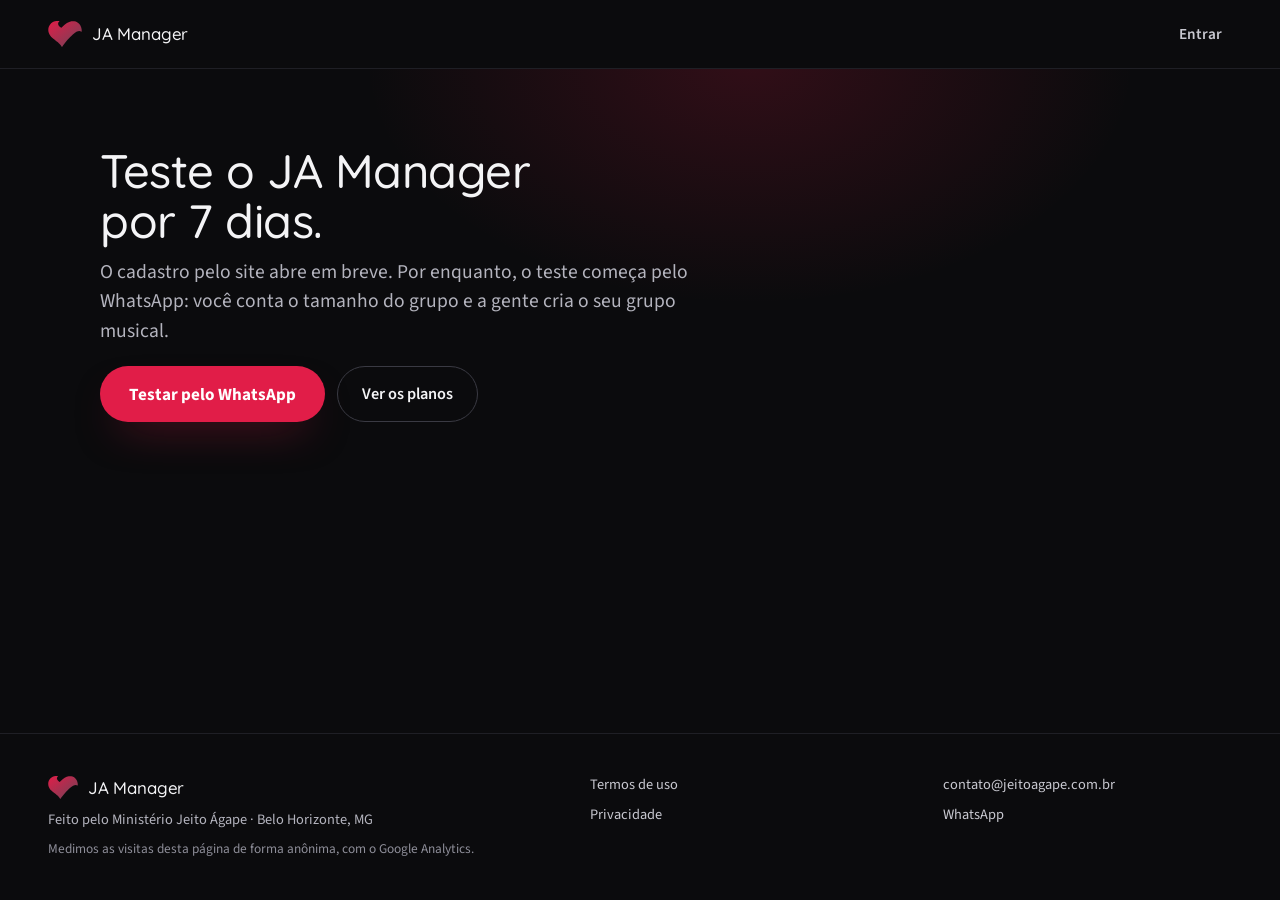
<file: comecar/index.html>
<!DOCTYPE html>
<html lang="pt-BR">
<head>
<meta charset="utf-8">
<meta name="viewport" content="width=device-width, initial-scale=1, viewport-fit=cover">
<title>Comece o teste grátis — JA Manager</title>
<meta name="description" content="Comece os 7 dias grátis do JA Manager, o app de repertório, escala, ensaio e telão para grupos musicais e bandas.">
<link rel="canonical" href="https://jam.jeitoagape.com.br/comecar/">
<meta property="og:type" content="website">
<meta property="og:locale" content="pt_BR">
<meta property="og:title" content="Comece o teste grátis — JA Manager">
<meta property="og:description" content="Repertório, escala, ensaio e telão num app só. 7 dias grátis para testar.">
<meta property="og:site_name" content="JA Manager">
<meta property="og:url" content="https://jam.jeitoagape.com.br/comecar/">
<meta property="og:image" content="https://jam.jeitoagape.com.br/assets/og-cover.png">
<meta name="theme-color" content="#0B0B0D">
<meta name="color-scheme" content="dark">
<meta name="robots" content="index,follow">
<!-- ====== Medição e cadastro: os MESMOS valores do <head> do index.html (os dois arquivos andam juntos).
       JAM_SIGNUP.url vazia = cadastro desligado: esta página mostra o aviso e o WhatsApp no lugar do formulário.
       Ligar na virada (lote A8): url da rota pública do Tower e a site key do Turnstile, aqui e no index.html. ====== -->
<script>
  window.JAM_ANALYTICS = { ga4: 'G-NLW4TTCM7G', clarity: '' };
  window.JAM_SIGNUP = { url: '', turnstile: '' };
  if (window.JAM_SIGNUP && window.JAM_SIGNUP.url) document.documentElement.setAttribute('data-cadastro', '');
  (function(c){
    if (c.ga4) {
      var s = document.createElement('script'); s.async = true; s.src = 'https://www.googletagmanager.com/gtag/js?id=' + c.ga4; document.head.appendChild(s);
      window.dataLayer = window.dataLayer || []; window.gtag = function(){ window.dataLayer.push(arguments); };
      window.gtag('js', new Date()); window.gtag('config', c.ga4, { allow_google_signals: false, allow_ad_personalization_signals: false });
    }
    if (c.clarity) {
      (function(w,d,t,i){ w[t] = w[t] || function(){ (w[t].q = w[t].q || []).push(arguments); }; var s = d.createElement('script'); s.async = 1; s.src = 'https://www.clarity.ms/tag/' + i; d.head.appendChild(s); })(window, document, 'clarity', c.clarity);
    }
  })(window.JAM_ANALYTICS);
</script>
<link rel="icon" href="../assets/favicon.svg" type="image/svg+xml">
<link rel="icon" href="../assets/favicon-32.png" sizes="32x32" type="image/png">
<link rel="apple-touch-icon" href="../assets/apple-touch-icon.png">
<link rel="preconnect" href="https://fonts.googleapis.com">
<link rel="preconnect" href="https://fonts.gstatic.com" crossorigin>
<link href="https://fonts.googleapis.com/css2?family=Quicksand:wght@400..700&amp;family=Source+Sans+3:ital,wght@0,400..800;1,400&amp;display=swap" rel="stylesheet">
<link rel="stylesheet" href="../assets/css/paginas.css">
</head>
<body>

<header class="topo">
<nav class="topo-nav" aria-label="Principal">
<a class="marca" href="../"><svg width="34" height="26" viewBox="0 0 760 591" aria-hidden="true" style="display: block; flex: none"><defs><linearGradient id="nav-g-1" x1="0" y1="0" x2="1" y2="1"><stop offset="0" stop-color="#E11D48"/><stop offset="1" stop-color="#6D4458"/></linearGradient></defs><path d="M190.0 0.7C134.1 7.3 93.4 25.4 59.9 58.5C3.3 114.5 -15.0 198.4 13.0 273.6C26.5 309.5 54.9 350.0 88.5 380.8C108.3 399.1 117.6 406.5 157.5 436.5C211.2 476.8 234.1 496.2 257.7 521.8C274.0 539.4 294.1 565.7 305.7 584.8C308.0 588.5 310.0 590.7 310.7 590.4C311.4 590.1 315.8 584.2 320.5 577.2C374.9 496.1 488.0 367.2 557.8 306.8C644.4 231.8 703.0 212.3 753.1 241.6C755.5 243.0 757.9 243.9 758.5 243.5C759.8 242.7 759.7 205.5 758.3 193.0C747.6 92.8 683.4 20.7 592.1 6.3C574.9 3.6 543.0 3.9 526.2 6.9C459.2 18.8 392.4 59.2 315.9 134.2C305.9 144.0 297.4 152.0 297.1 152.0C294.9 152.0 277.4 141.2 268.0 134.1C227.2 103.2 212.9 61.5 232.2 29.6C234.2 26.4 239.9 19.5 244.9 14.3C253.0 5.8 253.8 4.7 252.2 3.5C248.8 1.0 204.3 -1.0 190.0 0.7Z" fill="url(#nav-g-1)"/></svg><span class="f-titulo">JA Manager</span></a>
<a class="topo-link" href="https://app.jeitoagape.com.br/#/login">Entrar</a>
</nav>
</header>

<main>
<section class="cadastro">
<div class="brilho" aria-hidden="true"></div>
<div class="cadastro-dentro">

<!-- Cadastro desligado (JAM_SIGNUP.url vazia): o teste começa pelo WhatsApp, como no index. -->
<div class="sem-cadastro cadastro-cabeca">
<h1>Teste o JA&nbsp;Manager por 7&nbsp;dias.</h1>
<p>O cadastro pelo site abre em breve. Por enquanto, o teste começa pelo WhatsApp: você conta o tamanho do grupo e a gente cria o seu grupo musical.</p>
<div class="pronto-botoes">
<a class="botao botao-primario" data-wa-aviso href="https://wa.me/5531991267983?text=Ol%C3%A1%21%20Quero%20testar%20o%20JA%20Manager%20por%207%20dias.%20Cheguei%20pela%20p%C3%A1gina%20de%20cadastro%20do%20site." target="_blank" rel="noopener" data-cta="cadastro">Testar pelo WhatsApp</a>
<a class="botao botao-secundario" href="../#planos">Ver os planos</a>
</div>
</div>

<!-- Cadastro ligado: o formulário (lote A3 do plano de assinaturas, rota POST do Tower §3.2) -->
<div class="so-cadastro cadastro-cabeca">
<h1>Comece os 7 dias grátis.</h1>
<p>Leva um minuto. Você cadastra o cartão, usa tudo por 7 dias e só paga no 8º dia, se continuar.</p>
</div>

<div class="so-cadastro cadastro-grade">
<form class="cartao form" id="form-cadastro" novalidate>

<div class="campo">
<label for="nome">Nome do grupo</label>
<input class="entrada" id="nome" name="group_name" type="text" maxlength="150" autocomplete="organization" placeholder="Ex.: Banda Vida Nova" aria-describedby="dica-nome erro-nome" required>
<p class="dica" id="dica-nome">É o nome que a sua equipe vai ver no app.</p>
<p class="erro" id="erro-nome" hidden><svg width="16" height="16" viewBox="0 0 24 24" fill="none" stroke="currentColor" stroke-width="2.4" stroke-linecap="round" aria-hidden="true"><circle cx="12" cy="12" r="9"></circle><path d="M12 7.5v5.5M12 16.5h.01"></path></svg><span></span></p>
</div>

<div class="campo">
<label for="email">Seu e-mail</label>
<input class="entrada" id="email" name="email" type="email" maxlength="254" autocomplete="email" inputmode="email" autocapitalize="off" spellcheck="false" placeholder="voce@exemplo.com" aria-describedby="dica-email erro-email" required>
<p class="dica" id="dica-email">É por ele que você entra no app e recebe o link para criar a senha.</p>
<p class="erro" id="erro-email" hidden><svg width="16" height="16" viewBox="0 0 24 24" fill="none" stroke="currentColor" stroke-width="2.4" stroke-linecap="round" aria-hidden="true"><circle cx="12" cy="12" r="9"></circle><path d="M12 7.5v5.5M12 16.5h.01"></path></svg><span></span></p>
</div>

<fieldset class="grupo" id="grupo-plano" aria-describedby="erro-plano">
<legend>Plano</legend>
<div class="planos-opcoes">
<label class="opcao"><input type="radio" name="plano" value="cantor"><span class="opcao-topo"><span class="opcao-nome">Cantor</span><span class="opcao-marca" aria-hidden="true"></span></span><span class="opcao-preco" data-preco="cantor">R$ 19<small>/mês</small></span><span class="opcao-quem">1 pessoa</span></label>
<label class="opcao"><input type="radio" name="plano" value="banda" checked><span class="opcao-topo"><span class="opcao-nome">Banda</span><span class="opcao-marca" aria-hidden="true"></span></span><span class="opcao-preco" data-preco="banda">R$ 49<small>/mês</small></span><span class="opcao-quem">A equipe toda</span></label>
<label class="opcao"><input type="radio" name="plano" value="igreja"><span class="opcao-topo"><span class="opcao-nome">Igreja / Grupo musical</span><span class="opcao-marca" aria-hidden="true"></span></span><span class="opcao-preco" data-preco="igreja">R$ 79<small>/mês</small></span><span class="opcao-quem">O grupo todo</span></label>
</div>
<p class="erro" id="erro-plano" hidden><svg width="16" height="16" viewBox="0 0 24 24" fill="none" stroke="currentColor" stroke-width="2.4" stroke-linecap="round" aria-hidden="true"><circle cx="12" cy="12" r="9"></circle><path d="M12 7.5v5.5M12 16.5h.01"></path></svg><span></span></p>
</fieldset>

<fieldset class="grupo" id="grupo-ciclo" aria-describedby="resumo erro-ciclo">
<legend>Cobrança</legend>
<div class="ciclo">
<label><input type="radio" name="ciclo" value="mensal" checked>Mensal</label>
<label><input type="radio" name="ciclo" value="anual">Anual · 2 meses grátis</label>
</div>
<p class="resumo" id="resumo">Hoje: <b>R$ 0,00</b>. A partir do 8º dia: <b data-resumo-valor>R$ 49 por mês</b><span data-resumo-equivale></span>, no cartão. Cancele quando quiser.</p>
<p class="erro" id="erro-ciclo" hidden><svg width="16" height="16" viewBox="0 0 24 24" fill="none" stroke="currentColor" stroke-width="2.4" stroke-linecap="round" aria-hidden="true"><circle cx="12" cy="12" r="9"></circle><path d="M12 7.5v5.5M12 16.5h.01"></path></svg><span></span></p>
</fieldset>

<div class="campo">
<label class="aceite"><input id="aceite" name="accepted_terms" type="checkbox" aria-describedby="erro-aceite" required><span>Li e aceito os <a href="../termos/" target="_blank" rel="noopener">Termos de uso</a> e a <a href="../privacidade/" target="_blank" rel="noopener">Política de privacidade</a>.</span></label>
<p class="erro" id="erro-aceite" hidden><svg width="16" height="16" viewBox="0 0 24 24" fill="none" stroke="currentColor" stroke-width="2.4" stroke-linecap="round" aria-hidden="true"><circle cx="12" cy="12" r="9"></circle><path d="M12 7.5v5.5M12 16.5h.01"></path></svg><span></span></p>
</div>

<!-- armadilha para robô: pessoa não vê nem alcança pelo Tab; preenchido, o Tower finge sucesso e não faz nada -->
<div class="armadilha" aria-hidden="true"><label for="website">Não preencha este campo</label><input id="website" name="website" type="text" tabindex="-1" autocomplete="off"></div>

<div class="campo" id="campo-turnstile" hidden>
<div class="turnstile" id="turnstile"></div>
<p class="erro" id="erro-turnstile" hidden><svg width="16" height="16" viewBox="0 0 24 24" fill="none" stroke="currentColor" stroke-width="2.4" stroke-linecap="round" aria-hidden="true"><circle cx="12" cy="12" r="9"></circle><path d="M12 7.5v5.5M12 16.5h.01"></path></svg><span></span></p>
</div>

<div class="aviso" id="erro-geral" role="alert" hidden></div>

<div class="acoes" id="acoes">
<button class="botao botao-primario" type="submit" id="continuar">Continuar</button>
<p class="seguro"><svg width="16" height="16" viewBox="0 0 24 24" fill="none" stroke="currentColor" stroke-width="2" stroke-linecap="round" stroke-linejoin="round" aria-hidden="true"><rect x="4" y="10" width="16" height="11" rx="2"></rect><path d="M8 10V7a4 4 0 0 1 8 0v3"></path></svg><span>O cartão você digita na página seguinte, do AbacatePay. Nada é cobrado hoje.</span></p>
</div>

<div class="confirma" id="confirma" hidden>
<p class="confirma-titulo" id="confirma-titulo" tabindex="-1">Vamos mandar o acesso para <b id="confirma-email"></b></p>
<p class="dica">Confira se está certo: é por esse e-mail que você entra no app.</p>
<div class="confirma-botoes">
<button class="botao botao-primario" type="button" id="confirma-sim">Está certo, ir para o cartão</button>
<button class="botao botao-secundario" type="button" id="confirma-nao">Corrigir o e-mail</button>
</div>
</div>

</form>

<aside class="cartao lado" aria-labelledby="h-passos">
<h2 id="h-passos">Como funciona</h2>
<ol class="passos">
<li><b>O grupo e o seu e-mail</b><span>Aqui, nesta página.</span></li>
<li><b>O cartão, na página do AbacatePay</b><span>Nada é cobrado hoje. A 1ª cobrança é no 8º dia.</span></li>
<li><b>A sua senha</b><span>O link para criar a senha chega no seu e-mail, e você já entra no app.</span></li>
</ol>
<p class="lado-rodape">Cancele quando quiser: antes do 8º dia, nada é cobrado. Dúvidas? <a data-wa-lado href="https://wa.me/5531991267983?text=Ol%C3%A1%21%20Tenho%20uma%20d%C3%BAvida%20sobre%20o%20cadastro%20no%20JA%20Manager." target="_blank" rel="noopener" data-cta="cadastro">Fale com a gente no WhatsApp</a>.</p>
</aside>
</div>

</div>
</section>
</main>

<footer class="rodape">
<div class="rodape-dentro">
<div>
<a class="marca" href="../"><svg width="30" height="23" viewBox="0 0 760 591" aria-hidden="true" style="display: block; flex: none"><defs><linearGradient id="marca-g-1" x1="0" y1="0" x2="1" y2="1"><stop offset="0" stop-color="#E11D48"/><stop offset="1" stop-color="#6D4458"/></linearGradient></defs><path d="M190.0 0.7C134.1 7.3 93.4 25.4 59.9 58.5C3.3 114.5 -15.0 198.4 13.0 273.6C26.5 309.5 54.9 350.0 88.5 380.8C108.3 399.1 117.6 406.5 157.5 436.5C211.2 476.8 234.1 496.2 257.7 521.8C274.0 539.4 294.1 565.7 305.7 584.8C308.0 588.5 310.0 590.7 310.7 590.4C311.4 590.1 315.8 584.2 320.5 577.2C374.9 496.1 488.0 367.2 557.8 306.8C644.4 231.8 703.0 212.3 753.1 241.6C755.5 243.0 757.9 243.9 758.5 243.5C759.8 242.7 759.7 205.5 758.3 193.0C747.6 92.8 683.4 20.7 592.1 6.3C574.9 3.6 543.0 3.9 526.2 6.9C459.2 18.8 392.4 59.2 315.9 134.2C305.9 144.0 297.4 152.0 297.1 152.0C294.9 152.0 277.4 141.2 268.0 134.1C227.2 103.2 212.9 61.5 232.2 29.6C234.2 26.4 239.9 19.5 244.9 14.3C253.0 5.8 253.8 4.7 252.2 3.5C248.8 1.0 204.3 -1.0 190.0 0.7Z" fill="url(#marca-g-1)"/></svg><span class="f-titulo">JA Manager</span></a>
<span>Feito pelo Ministério Jeito Ágape · Belo Horizonte, MG</span>
<span class="rodape-nota">Medimos as visitas desta página de forma anônima, com o Google Analytics.</span>
</div>
<nav aria-label="Documentos">
<a href="../termos/">Termos de uso</a>
<a href="../privacidade/">Privacidade</a>
</nav>
<nav aria-label="Contato">
<a href="mailto:contato@jeitoagape.com.br">contato@jeitoagape.com.br</a>
<a href="https://wa.me/5531991267983?text=Ol%C3%A1%21%20Quero%20conhecer%20o%20JA%20Manager.%20Cheguei%20pela%20p%C3%A1gina%20de%20cadastro%20do%20site." target="_blank" rel="noopener" data-cta="rodape">WhatsApp</a>
</nav>
</div>
</footer>

<script>
(function () {
  'use strict';
  var CFG = window.JAM_SIGNUP || {};
  var LIGADO = !!CFG.url;
  var WA = 'https://wa.me/5531991267983?text=';
  var APP = 'https://app.jeitoagape.com.br/#/login';
  /* preços que a página mostra; quem cobra é o Tower (products.signup_plans, decisão D10): conferir os dois juntos */
  var PLANOS = {
    cantor: { codigo: 'CANTOR', nome: 'Cantor', mensal: 19, anual: 190 },
    banda: { codigo: 'BANDA', nome: 'Banda', mensal: 49, anual: 490 },
    igreja: { codigo: 'IGREJA', nome: 'Igreja / Grupo musical', mensal: 79, anual: 790 }
  };
  var CICLOS = { mensal: { codigo: 'monthly', curto: '/mês', extenso: 'por mês' }, anual: { codigo: 'yearly', curto: '/ano', extenso: 'por ano' } };
  var $ = function (s) { return document.querySelector(s); };
  var $$ = function (s) { return Array.prototype.slice.call(document.querySelectorAll(s)); };
  var reais = function (n) { return 'R$ ' + n.toLocaleString('pt-BR', { minimumFractionDigits: n % 1 ? 2 : 0, maximumFractionDigits: 2 }); };

  /* medição: o mesmo ajudante do index (gtag + dataLayer). Nunca e-mail nem nome do grupo num evento. */
  function medir(nome, params) {
    if (typeof window.gtag === 'function') window.gtag('event', nome, params || {});
    (window.dataLayer = window.dataLayer || []).push(Object.assign({ event: nome }, params || {}));
  }
  document.addEventListener('click', function (e) {
    var a = e.target.closest && e.target.closest('a[href^="https://wa.me/"]');
    if (!a) return;
    var p = { cta_location: a.getAttribute('data-cta') || 'outro', plano: a.getAttribute('data-plano') || '(sem plano)', link_url: a.href, transport_type: 'beacon' };
    if (typeof window.gtag === 'function') window.gtag('event', 'whatsapp_click', p);
    (window.dataLayer = window.dataLayer || []).push({ event: 'whatsapp_click', cta_location: p.cta_location, plano: p.plano });
  });

  /* plano e ciclo vindos do index (?plano=cantor|banda|igreja&ciclo=mensal|anual); padrão Banda mensal */
  var q = new URLSearchParams(window.location.search);
  var estado = { plano: PLANOS[q.get('plano')] ? q.get('plano') : 'banda', ciclo: CICLOS[q.get('ciclo')] ? q.get('ciclo') : 'mensal' };
  var veioComPlano = !!PLANOS[q.get('plano')];

  function textoWhats(base) {
    var plano = PLANOS[estado.plano];
    return WA + encodeURIComponent(base.replace('{plano}', plano.nome + ' ' + (estado.ciclo === 'anual' ? 'anual' : 'mensal')));
  }

  if (!LIGADO) {
    /* cadastro desligado: o botão do WhatsApp leva o plano escolhido no index */
    var aviso = $('[data-wa-aviso]');
    if (aviso && veioComPlano) {
      aviso.href = textoWhats('Olá! Quero testar o JA Manager por 7 dias (plano {plano}). Cheguei pela página de cadastro do site.');
      aviso.setAttribute('data-plano', estado.plano);
    }
    return;
  }

  var form = $('#form-cadastro');
  var nome = $('#nome'), email = $('#email'), aceite = $('#aceite'), armadilha = $('#website');
  var botao = $('#continuar'), acoes = $('#acoes'), confirma = $('#confirma'), erroGeral = $('#erro-geral');
  var enviando = false;

  /* ---------- plano, ciclo e preço ---------- */
  function mostrarPrecos() {
    Object.keys(PLANOS).forEach(function (k) {
      var el = document.querySelector('[data-preco="' + k + '"]');
      if (el) { el.textContent = reais(PLANOS[k][estado.ciclo]); var s = document.createElement('small'); s.textContent = CICLOS[estado.ciclo].curto; el.appendChild(s); }
    });
    var p = PLANOS[estado.plano];
    $('[data-resumo-valor]').textContent = reais(p[estado.ciclo]) + ' ' + CICLOS[estado.ciclo].extenso;
    $('[data-resumo-equivale]').textContent = estado.ciclo === 'anual' ? ' (equivale a ' + reais(Math.round(p.anual / 12 * 100) / 100) + ' por mês)' : '';
    $$('input[name="plano"]').forEach(function (r) { r.checked = r.value === estado.plano; });
    $$('input[name="ciclo"]').forEach(function (r) { r.checked = r.value === estado.ciclo; });
    var lado = $('[data-wa-lado]');
    if (lado) lado.href = textoWhats('Olá! Tenho uma dúvida sobre o cadastro no JA Manager (plano {plano}).');
  }
  form.addEventListener('change', function (e) {
    if (e.target.name === 'plano' || e.target.name === 'ciclo') {
      estado[e.target.name] = e.target.value;
      mostrarPrecos();
      limparErro(e.target.name);
      try { history.replaceState(null, '', '?plano=' + estado.plano + '&ciclo=' + estado.ciclo); } catch (_) {}
    }
  });
  mostrarPrecos();

  /* ---------- erros por campo ---------- */
  var CAMPOS = {
    group_name: { erro: '#erro-nome', foco: '#nome', entrada: '#nome' },
    email: { erro: '#erro-email', foco: '#email', entrada: '#email' },
    plan: { erro: '#erro-plano', foco: 'input[name="plano"]:checked' },
    plano: { erro: '#erro-plano', foco: 'input[name="plano"]:checked' },
    cycle: { erro: '#erro-ciclo', foco: 'input[name="ciclo"]:checked' },
    ciclo: { erro: '#erro-ciclo', foco: 'input[name="ciclo"]:checked' },
    accepted_terms: { erro: '#erro-aceite', foco: '#aceite', entrada: '#aceite' },
    turnstile_token: { erro: '#erro-turnstile', foco: '#turnstile' }
  };
  function mostrarErro(campo, texto, link) {
    var c = CAMPOS[campo];
    if (!c) return mostrarGeral(texto);
    var p = $(c.erro), span = p.querySelector('span');
    span.textContent = texto;
    if (link) { span.appendChild(document.createTextNode(' ')); var a = document.createElement('a'); a.href = link.href; a.textContent = link.texto; span.appendChild(a); if (link.depois) span.appendChild(document.createTextNode(link.depois)); }
    p.hidden = false;
    if (c.entrada) $(c.entrada).setAttribute('aria-invalid', 'true');
    return c;
  }
  function limparErro(campo) {
    var c = CAMPOS[campo];
    if (!c) return;
    $(c.erro).hidden = true;
    if (c.entrada) $(c.entrada).removeAttribute('aria-invalid');
  }
  function limparTudo() { Object.keys(CAMPOS).forEach(limparErro); erroGeral.hidden = true; erroGeral.textContent = ''; }
  function mostrarGeral(texto, comWhats) {
    erroGeral.textContent = texto;
    if (comWhats) {
      erroGeral.textContent = 'Não conseguimos abrir o cadastro agora. Tente de novo em instantes ou ';
      var a = document.createElement('a');
      a.href = textoWhats('Olá! Tentei me cadastrar no JA Manager pelo site (plano {plano}) e não consegui.');
      a.target = '_blank'; a.rel = 'noopener';
      a.setAttribute('data-cta', 'cadastro-erro'); a.setAttribute('data-plano', estado.plano);
      a.textContent = 'fale com a gente no WhatsApp';
      erroGeral.appendChild(a);
      erroGeral.appendChild(document.createTextNode('.'));
    }
    erroGeral.hidden = false;
  }
  nome.addEventListener('input', function () { limparErro('group_name'); });
  email.addEventListener('input', function () { limparErro('email'); fecharConfirmacao(); });
  aceite.addEventListener('change', function () { limparErro('accepted_terms'); });

  /* ---------- Turnstile (decisão D6): o script só carrega com a site key preenchida ---------- */
  var ts = { id: null, token: '', falhou: false };
  if (CFG.turnstile) {
    $('#campo-turnstile').hidden = false;
    window.jamTurnstile = function () {
      ts.id = window.turnstile.render('#turnstile', {
        sitekey: CFG.turnstile, theme: 'dark', language: 'pt-br', size: 'flexible',
        callback: function (t) { ts.token = t; ts.falhou = false; limparErro('turnstile_token'); },
        'expired-callback': function () { ts.token = ''; },
        'error-callback': function () { ts.token = ''; ts.falhou = true; }
      });
    };
    var s = document.createElement('script');
    s.src = 'https://challenges.cloudflare.com/turnstile/v0/api.js?render=explicit&onload=jamTurnstile';
    s.async = true; s.defer = true;
    s.onerror = function () { ts.falhou = true; };
    document.head.appendChild(s);
  }
  function renovarTurnstile() {
    ts.token = '';
    if (ts.id !== null && window.turnstile) { try { window.turnstile.reset(ts.id); } catch (_) {} }
  }

  /* ---------- conferência no aparelho ---------- */
  function conferir() {
    var primeiro = null;
    /* mostra todos os erros de uma vez; o foco vai para o primeiro */
    function marcar(campo, texto) { var c = mostrarErro(campo, texto); primeiro = primeiro || c; }
    var n = nome.value.trim(), m = email.value.trim();
    if (!n) marcar('group_name', 'Escreva o nome do grupo.');
    else if (n.length > 150) marcar('group_name', 'Use até 150 letras no nome do grupo.');
    if (!m) marcar('email', 'Escreva o seu e-mail.');
    else if (m.length > 254 || !/^[^\s@]+@[^\s@]+\.[^\s@]{2,}$/.test(m)) marcar('email', 'Confira o e-mail: ele precisa ser como voce@exemplo.com.');
    if (!aceite.checked) marcar('accepted_terms', 'Para continuar, aceite os Termos de uso e a Política de privacidade.');
    if (!primeiro && CFG.turnstile && !ts.token) {
      marcar('turnstile_token', ts.falhou
        ? 'A verificação de segurança não carregou. Recarregue a página ou fale com a gente no WhatsApp.'
        : 'Espere a verificação de segurança terminar e tente de novo.');
    }
    if (primeiro) { var f = $(primeiro.foco); if (f) f.focus(); }
    return !primeiro;
  }

  /* ---------- 1º passo: mostrar o e-mail de volta antes de enviar ---------- */
  function abrirConfirmacao() {
    $('#confirma-email').textContent = email.value.trim();
    acoes.hidden = true;
    confirma.hidden = false;
    $('#confirma-titulo').focus();
  }
  function fecharConfirmacao() {
    if (confirma.hidden || enviando) return;
    confirma.hidden = true;
    acoes.hidden = false;
  }
  form.addEventListener('submit', function (e) {
    e.preventDefault();
    if (enviando) return;
    limparTudo();
    if (conferir()) abrirConfirmacao();
  });
  $('#confirma-nao').addEventListener('click', function () { fecharConfirmacao(); email.focus(); email.select(); });
  $('#confirma-sim').addEventListener('click', enviar);

  /* ---------- 2º passo: pedir a página do cartão ao Tower (POST, corpo do §3.2) ---------- */
  function ocupado(sim) {
    enviando = sim;
    var b = $('#confirma-sim');
    b.disabled = sim;
    b.setAttribute('aria-busy', sim ? 'true' : 'false');
    b.textContent = sim ? 'Abrindo a página do cartão…' : 'Está certo, ir para o cartão';
    $('#confirma-nao').disabled = sim;
  }
  function voltarAoForm() {
    ocupado(false);
    confirma.hidden = true;
    acoes.hidden = false;
    renovarTurnstile(); /* o token do Turnstile vale uma vez só */
  }
  function segundosDeEspera(r, corpo) {
    var h = r && r.headers && r.headers.get('Retry-After');
    if (h) {
      if (/^\d+$/.test(h.trim())) return parseInt(h, 10);
      var d = Date.parse(h);
      if (!isNaN(d)) return Math.max(0, Math.round((d - Date.now()) / 1000));
    }
    if (corpo && typeof corpo.retry_after === 'number') return corpo.retry_after;
    return null;
  }
  function falhou(motivo) { medir('signup_error', { motivo: motivo }); }

  function enviar() {
    if (enviando) return;
    ocupado(true);
    var corpo = {
      product: 'jam',
      group_name: nome.value.trim(),
      email: email.value.trim(),
      plan: PLANOS[estado.plano].codigo,
      cycle: CICLOS[estado.ciclo].codigo,
      accepted_terms: aceite.checked,
      turnstile_token: ts.token || '',
      website: armadilha.value
    };
    var controle = 'AbortController' in window ? new AbortController() : null;
    var prazo = setTimeout(function () { if (controle) controle.abort(); }, 20000);
    var resposta = null;
    fetch(CFG.url, {
      method: 'POST',
      headers: { 'Content-Type': 'application/json' },
      body: JSON.stringify(corpo),
      credentials: 'omit',
      cache: 'no-store',
      signal: controle ? controle.signal : undefined
    }).then(function (r) {
      resposta = r;
      return r.text().then(function (t) { try { return t ? JSON.parse(t) : {}; } catch (_) { return {}; } });
    }).then(function (dados) {
      clearTimeout(prazo);
      var st = resposta.status;
      if ((st === 201 || st === 200) && dados && typeof dados.checkout_url === 'string') {
        var destino = null;
        try { destino = new URL(dados.checkout_url); } catch (_) {}
        if (destino && destino.protocol === 'https:') return irParaOCartao(destino.href);
      }
      voltarAoForm();
      if (st === 400) {
        falhou('campo');
        var c = mostrarErro(dados.field, dados.error || 'Confira este campo.');
        if (c && c.foco) { var f = $(c.foco); if (f) f.focus(); }
        return;
      }
      if (st === 409) {
        falhou('email');
        mostrarErro('email', 'Este e-mail já tem conta no JA Manager.', { href: APP, texto: 'Entre no app', depois: ' ou use outro e-mail.' });
        email.focus();
        return;
      }
      if (st === 429) {
        falhou('limite');
        var seg = segundosDeEspera(resposta, dados);
        var min = seg ? Math.max(1, Math.ceil(seg / 60)) : null;
        mostrarGeral(min
          ? 'Muitas tentativas em pouco tempo. Tente de novo em ' + min + (min === 1 ? ' minuto.' : ' minutos.')
          : 'Muitas tentativas em pouco tempo. Espere alguns minutos e tente de novo.');
        return;
      }
      falhou('fora');
      mostrarGeral('', true);
    }).catch(function () {
      clearTimeout(prazo);
      voltarAoForm();
      falhou('fora');
      mostrarGeral('', true);
    });
  }

  /* o evento vai por beacon antes de sair da página; sem o gtag.js (bloqueador), segue na hora */
  function irParaOCartao(url) {
    var foi = false;
    function ir() { if (foi) return; foi = true; window.location.assign(url); }
    var p = { plano: estado.plano, ciclo: estado.ciclo };
    if (typeof window.gtag === 'function') window.gtag('event', 'signup_submitted', { plano: p.plano, ciclo: p.ciclo, transport_type: 'beacon', event_callback: ir, event_timeout: 1000 });
    (window.dataLayer = window.dataLayer || []).push({ event: 'signup_submitted', plano: p.plano, ciclo: p.ciclo });
    if (window.google_tag_manager) setTimeout(ir, 1200); else ir();
  }

  /* voltou da página do cartão pelo "voltar" do navegador: a página sai do cache parada no "Abrindo…" */
  window.addEventListener('pageshow', function (e) { if (e.persisted && enviando) voltarAoForm(); });

  medir('signup_started', { plano: estado.plano, ciclo: estado.ciclo });
})();
</script>
</body>
</html>
</file>
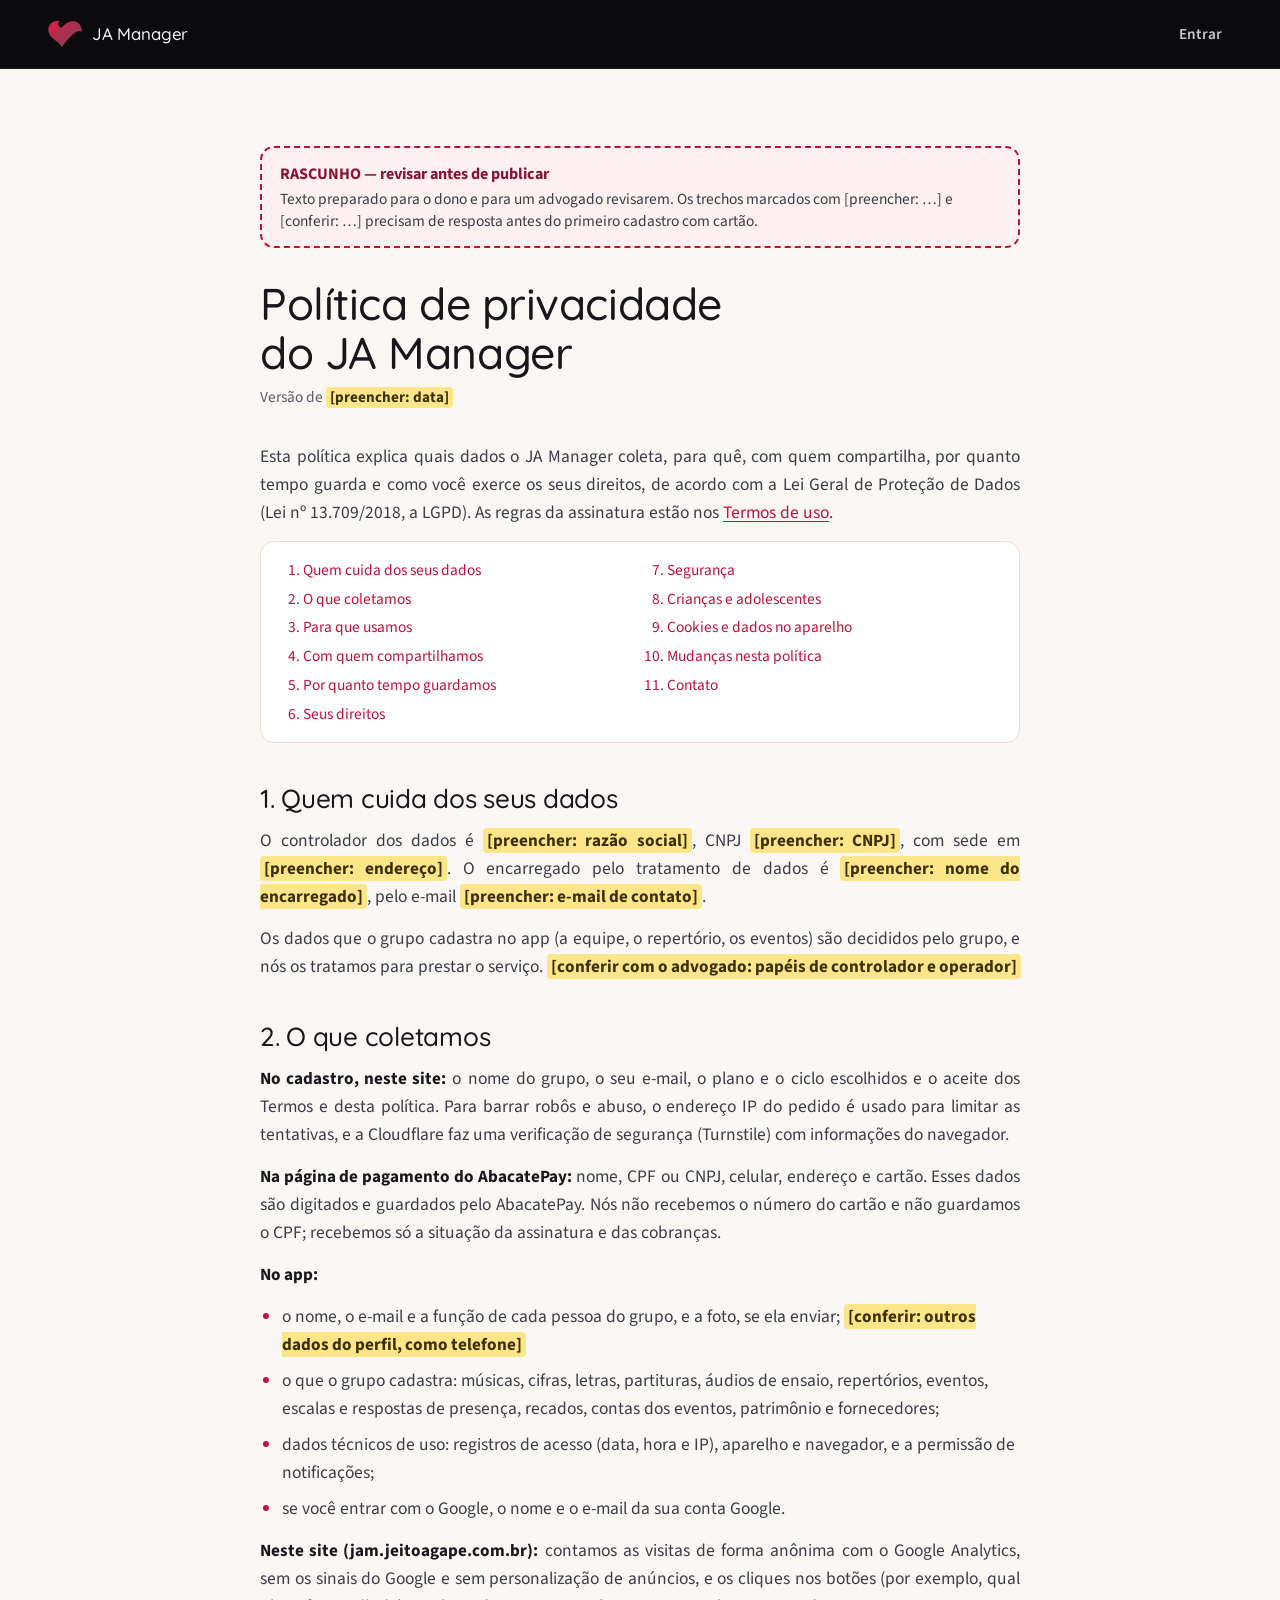
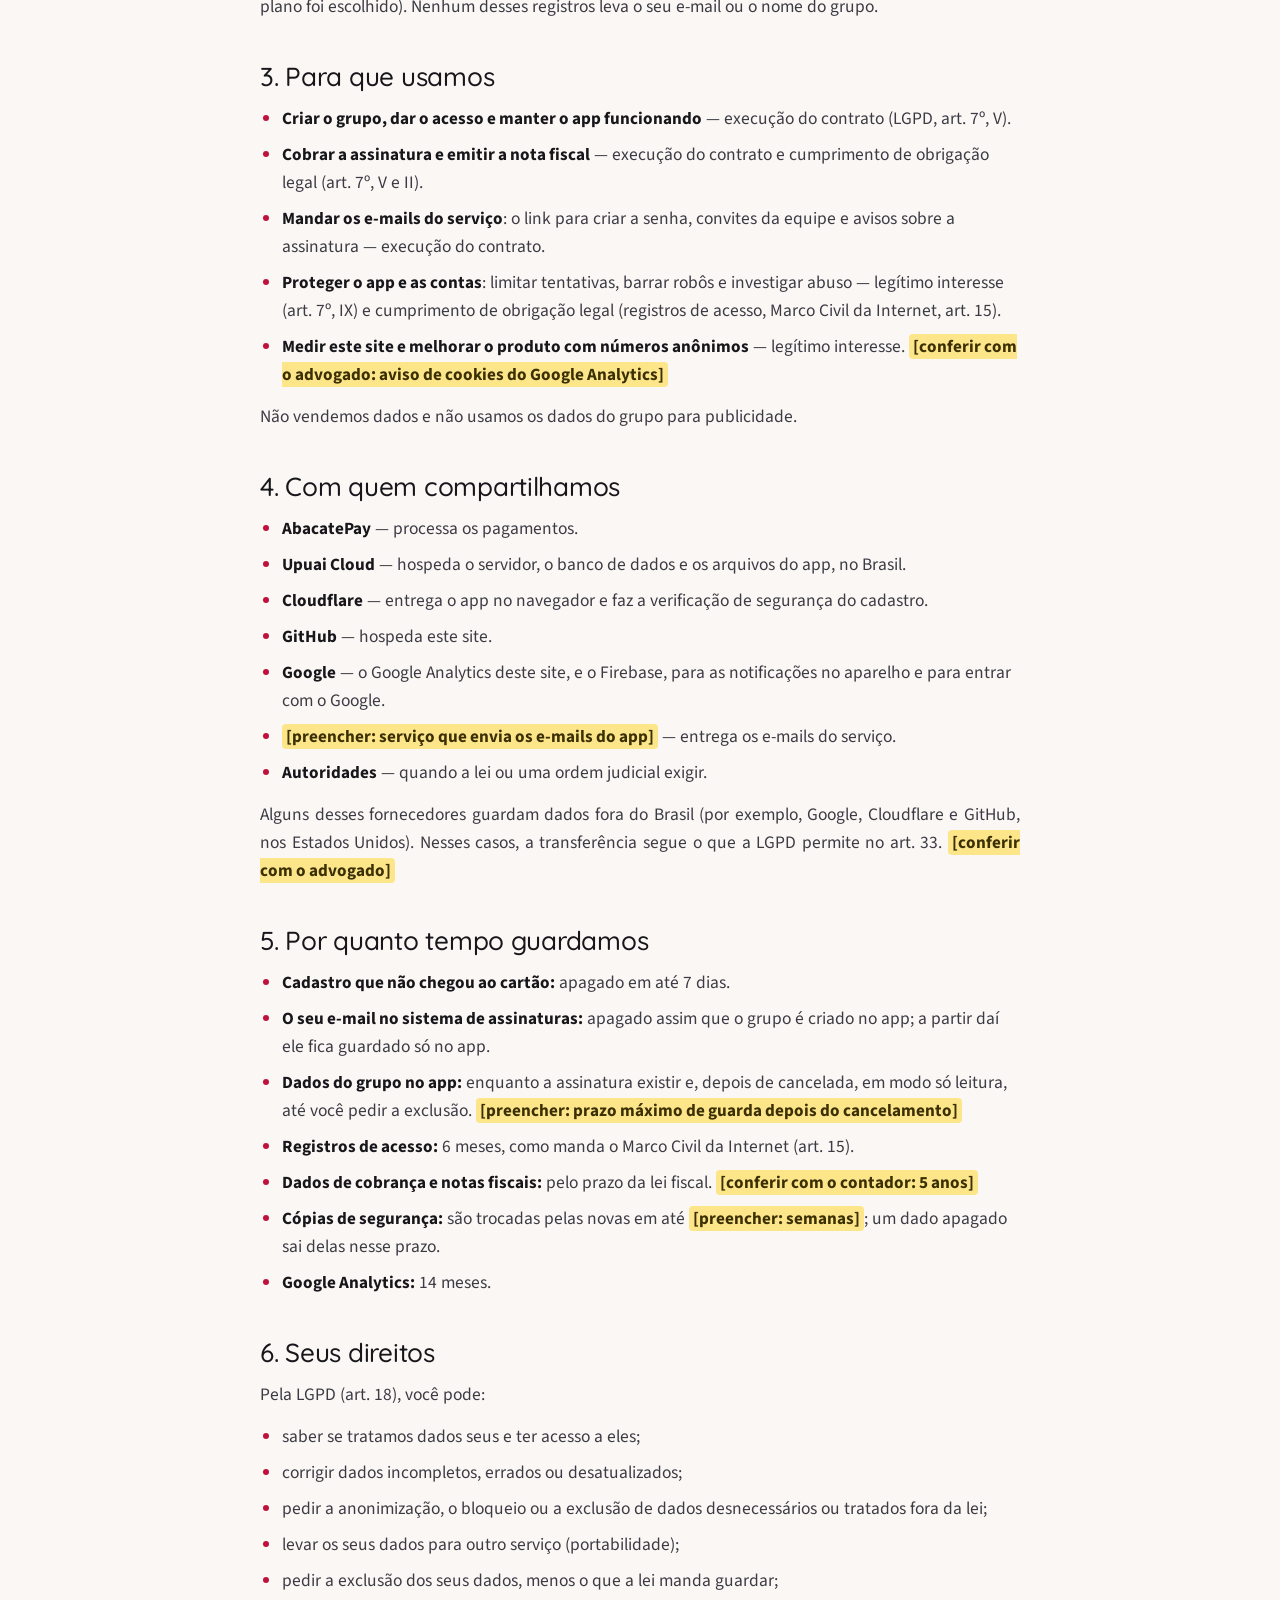
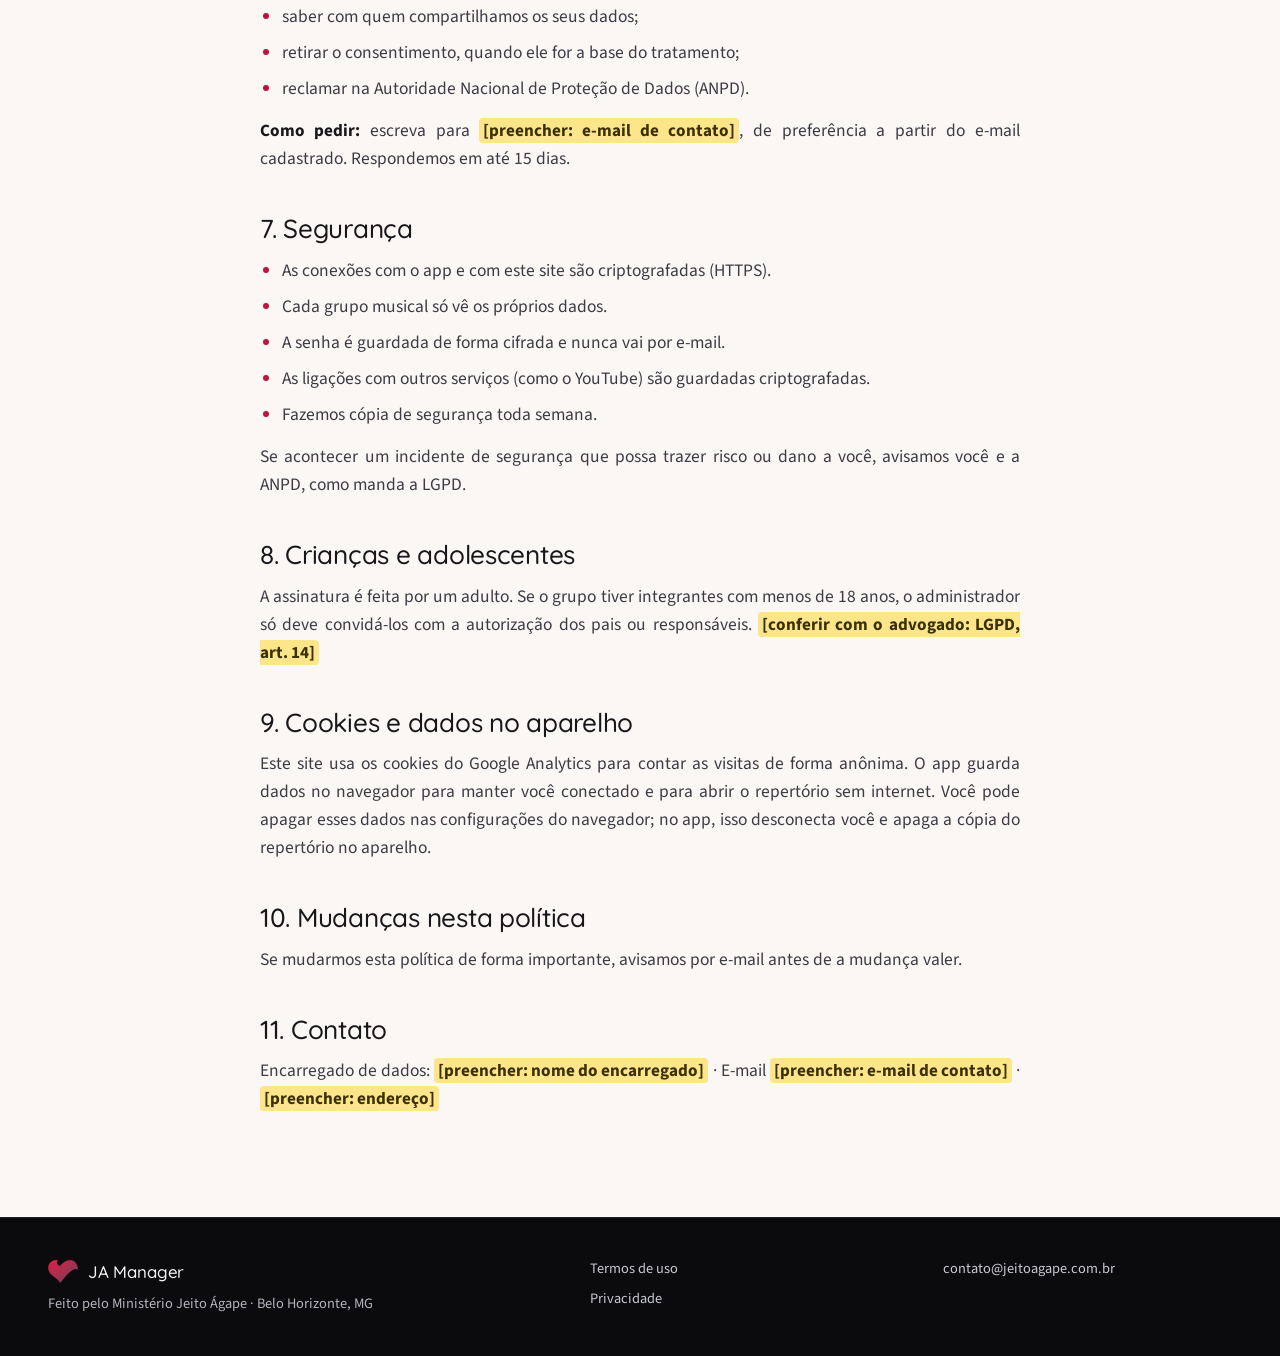
<file: privacidade/index.html>
<!DOCTYPE html>
<html lang="pt-BR">
<head>
<meta charset="utf-8">
<meta name="viewport" content="width=device-width, initial-scale=1, viewport-fit=cover">
<title>Política de privacidade (rascunho) — JA Manager</title>
<!-- RASCUNHO: noindex até o dono e um advogado revisarem e os [preencher: …] terem resposta (lote A8). -->
<meta name="robots" content="noindex, nofollow">
<meta name="theme-color" content="#0B0B0D">
<meta name="color-scheme" content="dark">
<link rel="icon" href="../assets/favicon.svg" type="image/svg+xml">
<link rel="icon" href="../assets/favicon-32.png" sizes="32x32" type="image/png">
<link rel="apple-touch-icon" href="../assets/apple-touch-icon.png">
<link rel="preconnect" href="https://fonts.googleapis.com">
<link rel="preconnect" href="https://fonts.gstatic.com" crossorigin>
<link href="https://fonts.googleapis.com/css2?family=Quicksand:wght@400..700&amp;family=Source+Sans+3:ital,wght@0,400..800;1,400&amp;display=swap" rel="stylesheet">
<link rel="stylesheet" href="../assets/css/paginas.css">
</head>
<body>

<header class="topo">
<nav class="topo-nav" aria-label="Principal">
<a class="marca" href="../"><svg width="34" height="26" viewBox="0 0 760 591" aria-hidden="true" style="display: block; flex: none"><defs><linearGradient id="nav-g-1" x1="0" y1="0" x2="1" y2="1"><stop offset="0" stop-color="#E11D48"/><stop offset="1" stop-color="#6D4458"/></linearGradient></defs><path d="M190.0 0.7C134.1 7.3 93.4 25.4 59.9 58.5C3.3 114.5 -15.0 198.4 13.0 273.6C26.5 309.5 54.9 350.0 88.5 380.8C108.3 399.1 117.6 406.5 157.5 436.5C211.2 476.8 234.1 496.2 257.7 521.8C274.0 539.4 294.1 565.7 305.7 584.8C308.0 588.5 310.0 590.7 310.7 590.4C311.4 590.1 315.8 584.2 320.5 577.2C374.9 496.1 488.0 367.2 557.8 306.8C644.4 231.8 703.0 212.3 753.1 241.6C755.5 243.0 757.9 243.9 758.5 243.5C759.8 242.7 759.7 205.5 758.3 193.0C747.6 92.8 683.4 20.7 592.1 6.3C574.9 3.6 543.0 3.9 526.2 6.9C459.2 18.8 392.4 59.2 315.9 134.2C305.9 144.0 297.4 152.0 297.1 152.0C294.9 152.0 277.4 141.2 268.0 134.1C227.2 103.2 212.9 61.5 232.2 29.6C234.2 26.4 239.9 19.5 244.9 14.3C253.0 5.8 253.8 4.7 252.2 3.5C248.8 1.0 204.3 -1.0 190.0 0.7Z" fill="url(#nav-g-1)"/></svg><span class="f-titulo">JA Manager</span></a>
<a class="topo-link" href="https://app.jeitoagape.com.br/#/login">Entrar</a>
</nav>
</header>

<main class="documento">
<article class="documento-dentro">

<p class="rascunho" role="note">RASCUNHO — revisar antes de publicar<span>Texto preparado para o dono e para um advogado revisarem. Os trechos marcados com [preencher: …] e [conferir: …] precisam de resposta antes do primeiro cadastro com cartão.</span></p>

<h1>Política de privacidade do JA Manager</h1>
<p class="versao">Versão de <span class="preencher">[preencher: data]</span></p>

<p>Esta política explica quais dados o JA Manager coleta, para quê, com quem compartilha, por quanto tempo guarda e como você exerce os seus direitos, de acordo com a Lei Geral de Proteção de Dados (Lei nº 13.709/2018, a LGPD). As regras da assinatura estão nos <a href="../termos/">Termos de uso</a>.</p>

<nav class="indice" aria-label="Nesta política">
<ol>
<li><a href="#quem-cuida">Quem cuida dos seus dados</a></li>
<li><a href="#coleta">O que coletamos</a></li>
<li><a href="#finalidade">Para que usamos</a></li>
<li><a href="#compartilhamento">Com quem compartilhamos</a></li>
<li><a href="#retencao">Por quanto tempo guardamos</a></li>
<li><a href="#direitos">Seus direitos</a></li>
<li><a href="#seguranca">Segurança</a></li>
<li><a href="#menores">Crianças e adolescentes</a></li>
<li><a href="#cookies">Cookies e dados no aparelho</a></li>
<li><a href="#mudancas">Mudanças nesta política</a></li>
<li><a href="#contato">Contato</a></li>
</ol>
</nav>

<h2 id="quem-cuida">1. Quem cuida dos seus dados</h2>
<p>O controlador dos dados é <span class="preencher">[preencher: razão social]</span>, CNPJ <span class="preencher">[preencher: CNPJ]</span>, com sede em <span class="preencher">[preencher: endereço]</span>. O encarregado pelo tratamento de dados é <span class="preencher">[preencher: nome do encarregado]</span>, pelo e-mail <span class="preencher">[preencher: e-mail de contato]</span>.</p>
<p>Os dados que o grupo cadastra no app (a equipe, o repertório, os eventos) são decididos pelo grupo, e nós os tratamos para prestar o serviço. <span class="preencher">[conferir com o advogado: papéis de controlador e operador]</span></p>

<h2 id="coleta">2. O que coletamos</h2>
<p><strong>No cadastro, neste site:</strong> o nome do grupo, o seu e-mail, o plano e o ciclo escolhidos e o aceite dos Termos e desta política. Para barrar robôs e abuso, o endereço IP do pedido é usado para limitar as tentativas, e a Cloudflare faz uma verificação de segurança (Turnstile) com informações do navegador.</p>
<p><strong>Na página de pagamento do AbacatePay:</strong> nome, CPF ou CNPJ, celular, endereço e cartão. Esses dados são digitados e guardados pelo AbacatePay. Nós não recebemos o número do cartão e não guardamos o CPF; recebemos só a situação da assinatura e das cobranças.</p>
<p><strong>No app:</strong></p>
<ul>
<li>o nome, o e-mail e a função de cada pessoa do grupo, e a foto, se ela enviar; <span class="preencher">[conferir: outros dados do perfil, como telefone]</span></li>
<li>o que o grupo cadastra: músicas, cifras, letras, partituras, áudios de ensaio, repertórios, eventos, escalas e respostas de presença, recados, contas dos eventos, patrimônio e fornecedores;</li>
<li>dados técnicos de uso: registros de acesso (data, hora e IP), aparelho e navegador, e a permissão de notificações;</li>
<li>se você entrar com o Google, o nome e o e-mail da sua conta Google.</li>
</ul>
<p><strong>Neste site (jam.jeitoagape.com.br):</strong> contamos as visitas de forma anônima com o Google Analytics, sem os sinais do Google e sem personalização de anúncios, e os cliques nos botões (por exemplo, qual plano foi escolhido). Nenhum desses registros leva o seu e-mail ou o nome do grupo.</p>

<h2 id="finalidade">3. Para que usamos</h2>
<ul>
<li><strong>Criar o grupo, dar o acesso e manter o app funcionando</strong> — execução do contrato (LGPD, art. 7º, V).</li>
<li><strong>Cobrar a assinatura e emitir a nota fiscal</strong> — execução do contrato e cumprimento de obrigação legal (art. 7º, V e II).</li>
<li><strong>Mandar os e-mails do serviço</strong>: o link para criar a senha, convites da equipe e avisos sobre a assinatura — execução do contrato.</li>
<li><strong>Proteger o app e as contas</strong>: limitar tentativas, barrar robôs e investigar abuso — legítimo interesse (art. 7º, IX) e cumprimento de obrigação legal (registros de acesso, Marco Civil da Internet, art. 15).</li>
<li><strong>Medir este site e melhorar o produto com números anônimos</strong> — legítimo interesse. <span class="preencher">[conferir com o advogado: aviso de cookies do Google Analytics]</span></li>
</ul>
<p>Não vendemos dados e não usamos os dados do grupo para publicidade.</p>

<h2 id="compartilhamento">4. Com quem compartilhamos</h2>
<ul>
<li><strong>AbacatePay</strong> — processa os pagamentos.</li>
<li><strong>Upuai Cloud</strong> — hospeda o servidor, o banco de dados e os arquivos do app, no Brasil.</li>
<li><strong>Cloudflare</strong> — entrega o app no navegador e faz a verificação de segurança do cadastro.</li>
<li><strong>GitHub</strong> — hospeda este site.</li>
<li><strong>Google</strong> — o Google Analytics deste site, e o Firebase, para as notificações no aparelho e para entrar com o Google.</li>
<li><strong><span class="preencher">[preencher: serviço que envia os e-mails do app]</span></strong> — entrega os e-mails do serviço.</li>
<li><strong>Autoridades</strong> — quando a lei ou uma ordem judicial exigir.</li>
</ul>
<p>Alguns desses fornecedores guardam dados fora do Brasil (por exemplo, Google, Cloudflare e GitHub, nos Estados Unidos). Nesses casos, a transferência segue o que a LGPD permite no art. 33. <span class="preencher">[conferir com o advogado]</span></p>

<h2 id="retencao">5. Por quanto tempo guardamos</h2>
<ul>
<li><strong>Cadastro que não chegou ao cartão:</strong> apagado em até 7 dias.</li>
<li><strong>O seu e-mail no sistema de assinaturas:</strong> apagado assim que o grupo é criado no app; a partir daí ele fica guardado só no app.</li>
<li><strong>Dados do grupo no app:</strong> enquanto a assinatura existir e, depois de cancelada, em modo só leitura, até você pedir a exclusão. <span class="preencher">[preencher: prazo máximo de guarda depois do cancelamento]</span></li>
<li><strong>Registros de acesso:</strong> 6 meses, como manda o Marco Civil da Internet (art. 15).</li>
<li><strong>Dados de cobrança e notas fiscais:</strong> pelo prazo da lei fiscal. <span class="preencher">[conferir com o contador: 5 anos]</span></li>
<li><strong>Cópias de segurança:</strong> são trocadas pelas novas em até <span class="preencher">[preencher: semanas]</span>; um dado apagado sai delas nesse prazo.</li>
<li><strong>Google Analytics:</strong> 14 meses.</li>
</ul>

<h2 id="direitos">6. Seus direitos</h2>
<p>Pela LGPD (art. 18), você pode:</p>
<ul>
<li>saber se tratamos dados seus e ter acesso a eles;</li>
<li>corrigir dados incompletos, errados ou desatualizados;</li>
<li>pedir a anonimização, o bloqueio ou a exclusão de dados desnecessários ou tratados fora da lei;</li>
<li>levar os seus dados para outro serviço (portabilidade);</li>
<li>pedir a exclusão dos seus dados, menos o que a lei manda guardar;</li>
<li>saber com quem compartilhamos os seus dados;</li>
<li>retirar o consentimento, quando ele for a base do tratamento;</li>
<li>reclamar na Autoridade Nacional de Proteção de Dados (ANPD).</li>
</ul>
<p><strong>Como pedir:</strong> escreva para <span class="preencher">[preencher: e-mail de contato]</span>, de preferência a partir do e-mail cadastrado. Respondemos em até 15 dias.</p>

<h2 id="seguranca">7. Segurança</h2>
<ul>
<li>As conexões com o app e com este site são criptografadas (HTTPS).</li>
<li>Cada grupo musical só vê os próprios dados.</li>
<li>A senha é guardada de forma cifrada e nunca vai por e-mail.</li>
<li>As ligações com outros serviços (como o YouTube) são guardadas criptografadas.</li>
<li>Fazemos cópia de segurança toda semana.</li>
</ul>
<p>Se acontecer um incidente de segurança que possa trazer risco ou dano a você, avisamos você e a ANPD, como manda a LGPD.</p>

<h2 id="menores">8. Crianças e adolescentes</h2>
<p>A assinatura é feita por um adulto. Se o grupo tiver integrantes com menos de 18 anos, o administrador só deve convidá-los com a autorização dos pais ou responsáveis. <span class="preencher">[conferir com o advogado: LGPD, art. 14]</span></p>

<h2 id="cookies">9. Cookies e dados no aparelho</h2>
<p>Este site usa os cookies do Google Analytics para contar as visitas de forma anônima. O app guarda dados no navegador para manter você conectado e para abrir o repertório sem internet. Você pode apagar esses dados nas configurações do navegador; no app, isso desconecta você e apaga a cópia do repertório no aparelho.</p>

<h2 id="mudancas">10. Mudanças nesta política</h2>
<p>Se mudarmos esta política de forma importante, avisamos por e-mail antes de a mudança valer.</p>

<h2 id="contato">11. Contato</h2>
<p>Encarregado de dados: <span class="preencher">[preencher: nome do encarregado]</span> · E-mail <span class="preencher">[preencher: e-mail de contato]</span> · <span class="preencher">[preencher: endereço]</span></p>

</article>
</main>

<footer class="rodape">
<div class="rodape-dentro">
<div>
<a class="marca" href="../"><svg width="30" height="23" viewBox="0 0 760 591" aria-hidden="true" style="display: block; flex: none"><defs><linearGradient id="marca-g-1" x1="0" y1="0" x2="1" y2="1"><stop offset="0" stop-color="#E11D48"/><stop offset="1" stop-color="#6D4458"/></linearGradient></defs><path d="M190.0 0.7C134.1 7.3 93.4 25.4 59.9 58.5C3.3 114.5 -15.0 198.4 13.0 273.6C26.5 309.5 54.9 350.0 88.5 380.8C108.3 399.1 117.6 406.5 157.5 436.5C211.2 476.8 234.1 496.2 257.7 521.8C274.0 539.4 294.1 565.7 305.7 584.8C308.0 588.5 310.0 590.7 310.7 590.4C311.4 590.1 315.8 584.2 320.5 577.2C374.9 496.1 488.0 367.2 557.8 306.8C644.4 231.8 703.0 212.3 753.1 241.6C755.5 243.0 757.9 243.9 758.5 243.5C759.8 242.7 759.7 205.5 758.3 193.0C747.6 92.8 683.4 20.7 592.1 6.3C574.9 3.6 543.0 3.9 526.2 6.9C459.2 18.8 392.4 59.2 315.9 134.2C305.9 144.0 297.4 152.0 297.1 152.0C294.9 152.0 277.4 141.2 268.0 134.1C227.2 103.2 212.9 61.5 232.2 29.6C234.2 26.4 239.9 19.5 244.9 14.3C253.0 5.8 253.8 4.7 252.2 3.5C248.8 1.0 204.3 -1.0 190.0 0.7Z" fill="url(#marca-g-1)"/></svg><span class="f-titulo">JA Manager</span></a>
<span>Feito pelo Ministério Jeito Ágape · Belo Horizonte, MG</span>
</div>
<nav aria-label="Documentos">
<a href="../termos/">Termos de uso</a>
<a href="../privacidade/" aria-current="page">Privacidade</a>
</nav>
<nav aria-label="Contato">
<a href="mailto:contato@jeitoagape.com.br">contato@jeitoagape.com.br</a>
</nav>
</div>
</footer>

</body>
</html>
</file>
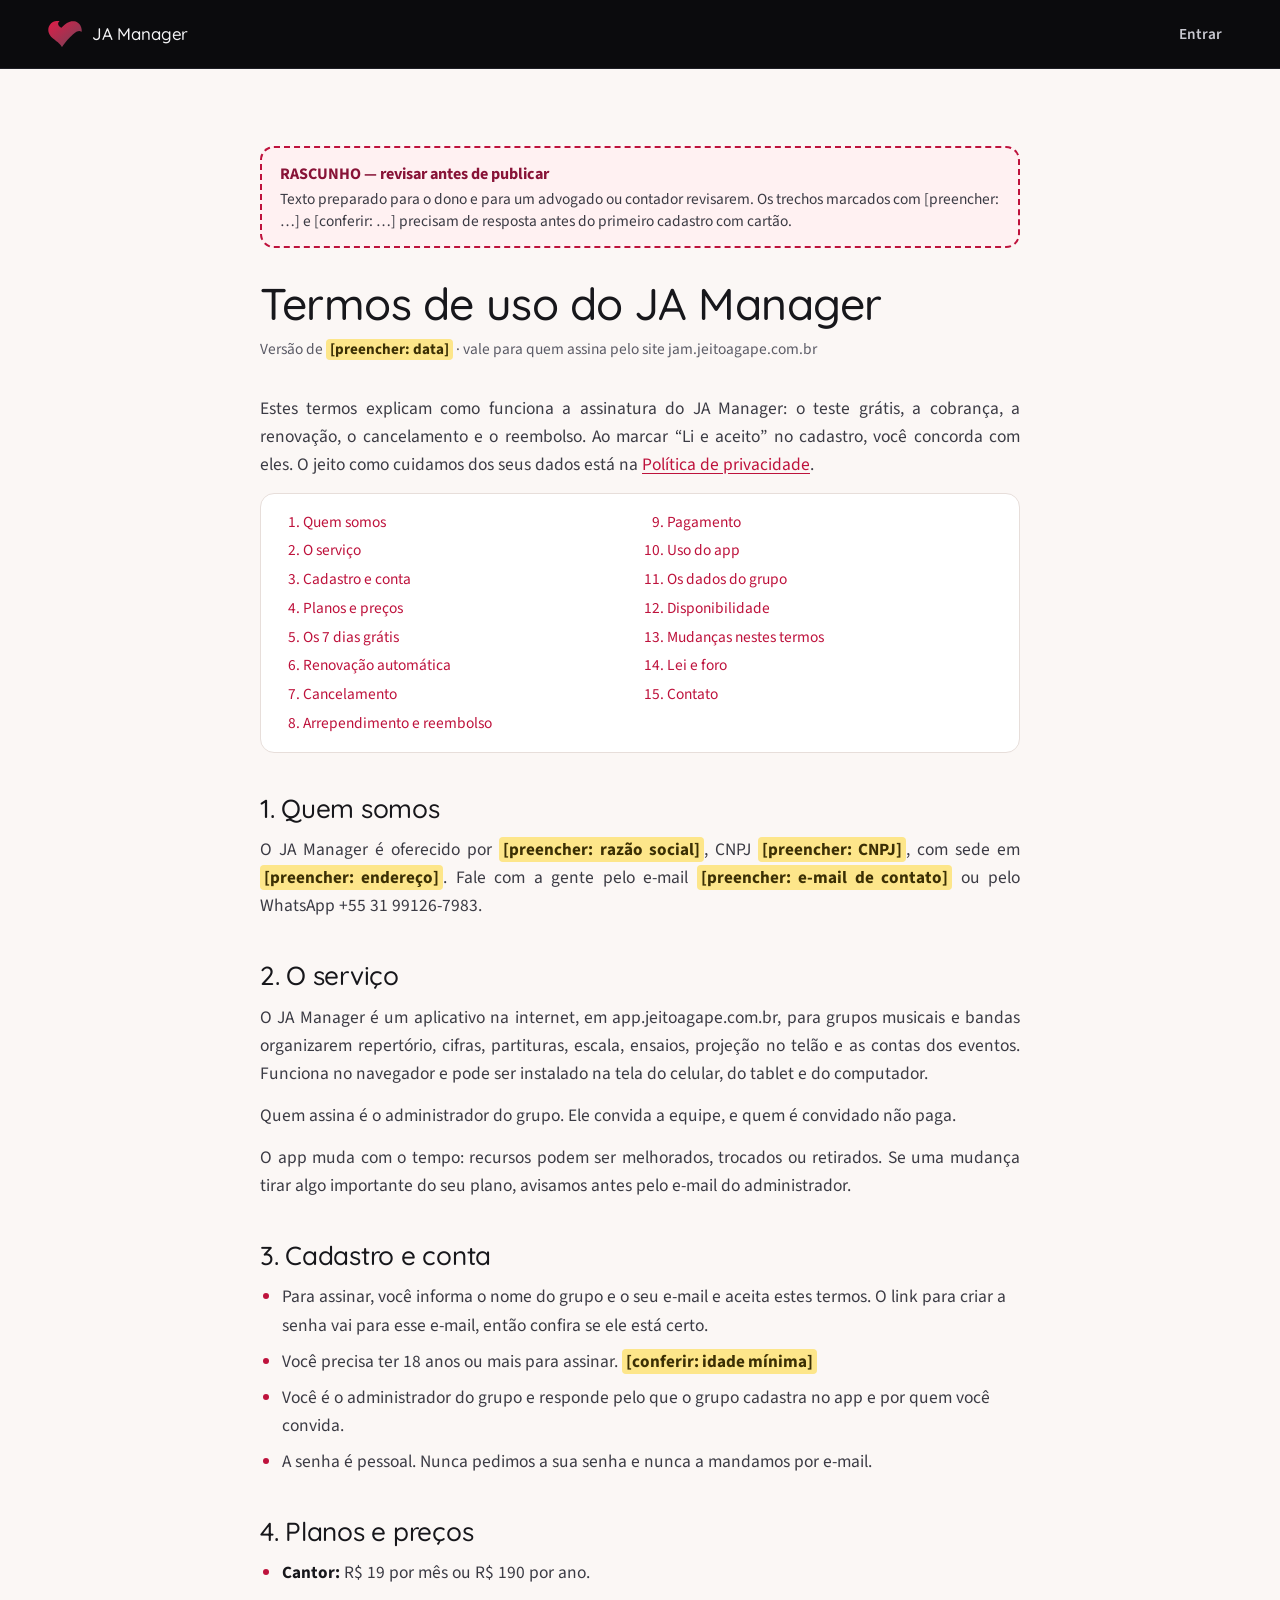
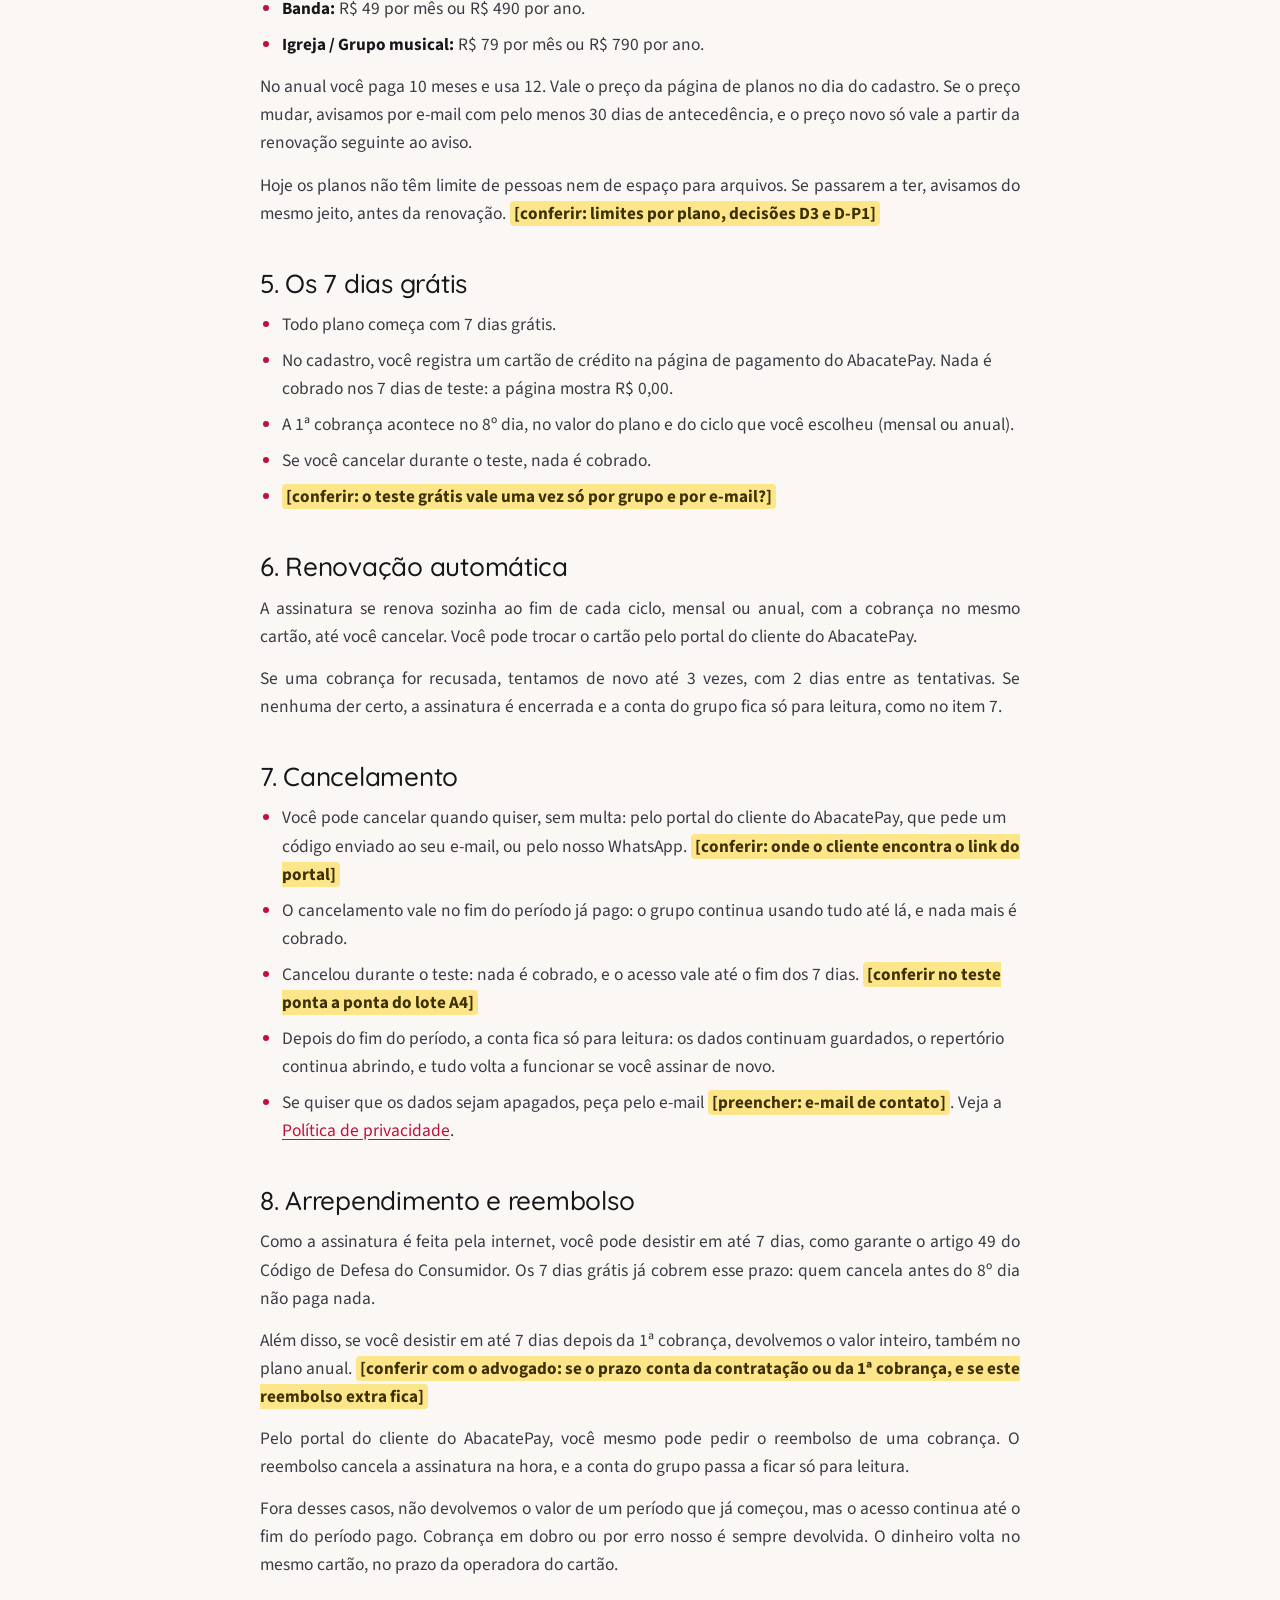
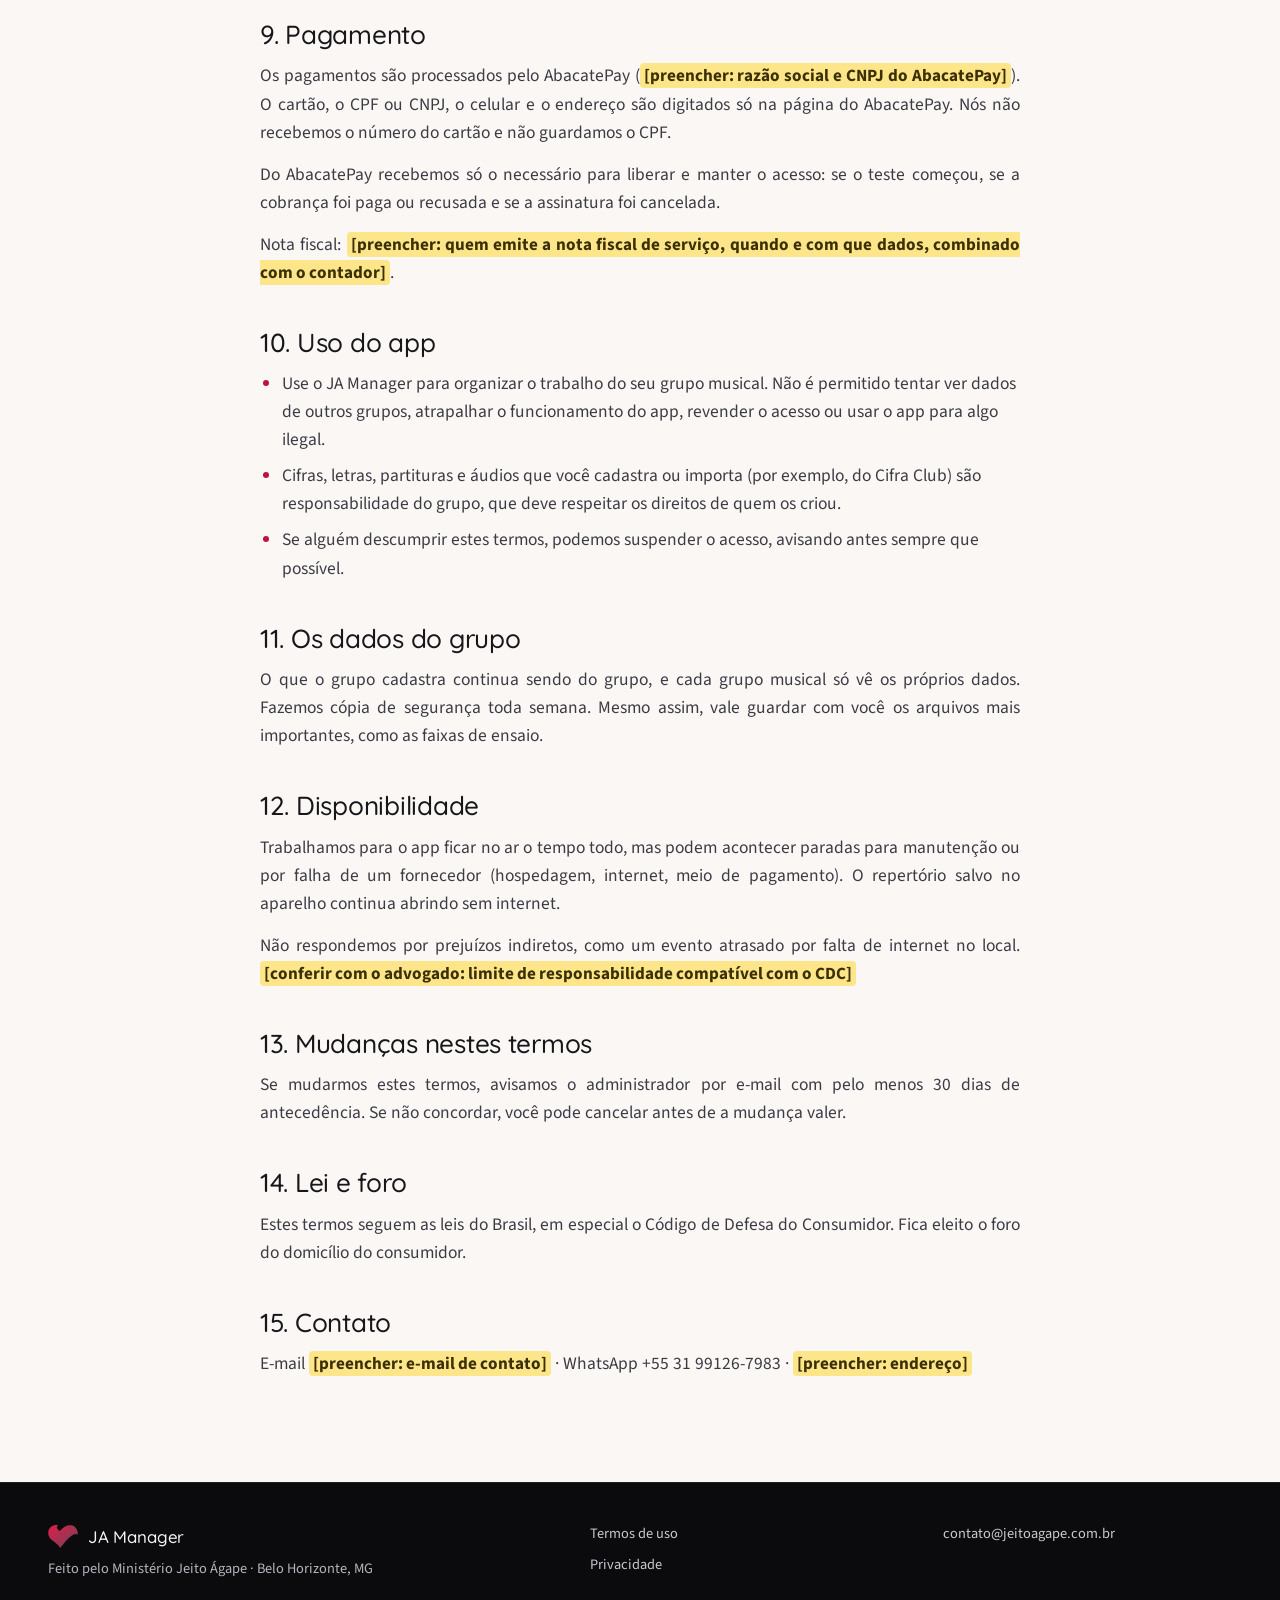
<file: termos/index.html>
<!DOCTYPE html>
<html lang="pt-BR">
<head>
<meta charset="utf-8">
<meta name="viewport" content="width=device-width, initial-scale=1, viewport-fit=cover">
<title>Termos de uso (rascunho) — JA Manager</title>
<!-- RASCUNHO: noindex até o dono e um advogado/contador revisarem e os [preencher: …] terem resposta (lote A8). -->
<meta name="robots" content="noindex, nofollow">
<meta name="theme-color" content="#0B0B0D">
<meta name="color-scheme" content="dark">
<link rel="icon" href="../assets/favicon.svg" type="image/svg+xml">
<link rel="icon" href="../assets/favicon-32.png" sizes="32x32" type="image/png">
<link rel="apple-touch-icon" href="../assets/apple-touch-icon.png">
<link rel="preconnect" href="https://fonts.googleapis.com">
<link rel="preconnect" href="https://fonts.gstatic.com" crossorigin>
<link href="https://fonts.googleapis.com/css2?family=Quicksand:wght@400..700&amp;family=Source+Sans+3:ital,wght@0,400..800;1,400&amp;display=swap" rel="stylesheet">
<link rel="stylesheet" href="../assets/css/paginas.css">
</head>
<body>

<header class="topo">
<nav class="topo-nav" aria-label="Principal">
<a class="marca" href="../"><svg width="34" height="26" viewBox="0 0 760 591" aria-hidden="true" style="display: block; flex: none"><defs><linearGradient id="nav-g-1" x1="0" y1="0" x2="1" y2="1"><stop offset="0" stop-color="#E11D48"/><stop offset="1" stop-color="#6D4458"/></linearGradient></defs><path d="M190.0 0.7C134.1 7.3 93.4 25.4 59.9 58.5C3.3 114.5 -15.0 198.4 13.0 273.6C26.5 309.5 54.9 350.0 88.5 380.8C108.3 399.1 117.6 406.5 157.5 436.5C211.2 476.8 234.1 496.2 257.7 521.8C274.0 539.4 294.1 565.7 305.7 584.8C308.0 588.5 310.0 590.7 310.7 590.4C311.4 590.1 315.8 584.2 320.5 577.2C374.9 496.1 488.0 367.2 557.8 306.8C644.4 231.8 703.0 212.3 753.1 241.6C755.5 243.0 757.9 243.9 758.5 243.5C759.8 242.7 759.7 205.5 758.3 193.0C747.6 92.8 683.4 20.7 592.1 6.3C574.9 3.6 543.0 3.9 526.2 6.9C459.2 18.8 392.4 59.2 315.9 134.2C305.9 144.0 297.4 152.0 297.1 152.0C294.9 152.0 277.4 141.2 268.0 134.1C227.2 103.2 212.9 61.5 232.2 29.6C234.2 26.4 239.9 19.5 244.9 14.3C253.0 5.8 253.8 4.7 252.2 3.5C248.8 1.0 204.3 -1.0 190.0 0.7Z" fill="url(#nav-g-1)"/></svg><span class="f-titulo">JA Manager</span></a>
<a class="topo-link" href="https://app.jeitoagape.com.br/#/login">Entrar</a>
</nav>
</header>

<main class="documento">
<article class="documento-dentro">

<p class="rascunho" role="note">RASCUNHO — revisar antes de publicar<span>Texto preparado para o dono e para um advogado ou contador revisarem. Os trechos marcados com [preencher: …] e [conferir: …] precisam de resposta antes do primeiro cadastro com cartão.</span></p>

<h1>Termos de uso do JA Manager</h1>
<p class="versao">Versão de <span class="preencher">[preencher: data]</span> · vale para quem assina pelo site jam.jeitoagape.com.br</p>

<p>Estes termos explicam como funciona a assinatura do JA Manager: o teste grátis, a cobrança, a renovação, o cancelamento e o reembolso. Ao marcar “Li e aceito” no cadastro, você concorda com eles. O jeito como cuidamos dos seus dados está na <a href="../privacidade/">Política de privacidade</a>.</p>

<nav class="indice" aria-label="Nestes termos">
<ol>
<li><a href="#quem-somos">Quem somos</a></li>
<li><a href="#servico">O serviço</a></li>
<li><a href="#conta">Cadastro e conta</a></li>
<li><a href="#planos">Planos e preços</a></li>
<li><a href="#teste">Os 7 dias grátis</a></li>
<li><a href="#renovacao">Renovação automática</a></li>
<li><a href="#cancelamento">Cancelamento</a></li>
<li><a href="#arrependimento">Arrependimento e reembolso</a></li>
<li><a href="#pagamento">Pagamento</a></li>
<li><a href="#uso">Uso do app</a></li>
<li><a href="#dados">Os dados do grupo</a></li>
<li><a href="#disponibilidade">Disponibilidade</a></li>
<li><a href="#mudancas">Mudanças nestes termos</a></li>
<li><a href="#lei">Lei e foro</a></li>
<li><a href="#contato">Contato</a></li>
</ol>
</nav>

<h2 id="quem-somos">1. Quem somos</h2>
<p>O JA Manager é oferecido por <span class="preencher">[preencher: razão social]</span>, CNPJ <span class="preencher">[preencher: CNPJ]</span>, com sede em <span class="preencher">[preencher: endereço]</span>. Fale com a gente pelo e-mail <span class="preencher">[preencher: e-mail de contato]</span> ou pelo WhatsApp +55 31 99126-7983.</p>

<h2 id="servico">2. O serviço</h2>
<p>O JA Manager é um aplicativo na internet, em app.jeitoagape.com.br, para grupos musicais e bandas organizarem repertório, cifras, partituras, escala, ensaios, projeção no telão e as contas dos eventos. Funciona no navegador e pode ser instalado na tela do celular, do tablet e do computador.</p>
<p>Quem assina é o administrador do grupo. Ele convida a equipe, e quem é convidado não paga.</p>
<p>O app muda com o tempo: recursos podem ser melhorados, trocados ou retirados. Se uma mudança tirar algo importante do seu plano, avisamos antes pelo e-mail do administrador.</p>

<h2 id="conta">3. Cadastro e conta</h2>
<ul>
<li>Para assinar, você informa o nome do grupo e o seu e-mail e aceita estes termos. O link para criar a senha vai para esse e-mail, então confira se ele está certo.</li>
<li>Você precisa ter 18 anos ou mais para assinar. <span class="preencher">[conferir: idade mínima]</span></li>
<li>Você é o administrador do grupo e responde pelo que o grupo cadastra no app e por quem você convida.</li>
<li>A senha é pessoal. Nunca pedimos a sua senha e nunca a mandamos por e-mail.</li>
</ul>

<h2 id="planos">4. Planos e preços</h2>
<ul>
<li><strong>Cantor:</strong> R$ 19 por mês ou R$ 190 por ano.</li>
<li><strong>Banda:</strong> R$ 49 por mês ou R$ 490 por ano.</li>
<li><strong>Igreja / Grupo musical:</strong> R$ 79 por mês ou R$ 790 por ano.</li>
</ul>
<p>No anual você paga 10 meses e usa 12. Vale o preço da página de planos no dia do cadastro. Se o preço mudar, avisamos por e-mail com pelo menos 30 dias de antecedência, e o preço novo só vale a partir da renovação seguinte ao aviso.</p>
<p>Hoje os planos não têm limite de pessoas nem de espaço para arquivos. Se passarem a ter, avisamos do mesmo jeito, antes da renovação. <span class="preencher">[conferir: limites por plano, decisões D3 e D-P1]</span></p>

<h2 id="teste">5. Os 7 dias grátis</h2>
<ul>
<li>Todo plano começa com 7 dias grátis.</li>
<li>No cadastro, você registra um cartão de crédito na página de pagamento do AbacatePay. Nada é cobrado nos 7 dias de teste: a página mostra R$ 0,00.</li>
<li>A 1ª cobrança acontece no 8º dia, no valor do plano e do ciclo que você escolheu (mensal ou anual).</li>
<li>Se você cancelar durante o teste, nada é cobrado.</li>
<li><span class="preencher">[conferir: o teste grátis vale uma vez só por grupo e por e-mail?]</span></li>
</ul>

<h2 id="renovacao">6. Renovação automática</h2>
<p>A assinatura se renova sozinha ao fim de cada ciclo, mensal ou anual, com a cobrança no mesmo cartão, até você cancelar. Você pode trocar o cartão pelo portal do cliente do AbacatePay.</p>
<p>Se uma cobrança for recusada, tentamos de novo até 3 vezes, com 2 dias entre as tentativas. Se nenhuma der certo, a assinatura é encerrada e a conta do grupo fica só para leitura, como no item 7.</p>

<h2 id="cancelamento">7. Cancelamento</h2>
<ul>
<li>Você pode cancelar quando quiser, sem multa: pelo portal do cliente do AbacatePay, que pede um código enviado ao seu e-mail, ou pelo nosso WhatsApp. <span class="preencher">[conferir: onde o cliente encontra o link do portal]</span></li>
<li>O cancelamento vale no fim do período já pago: o grupo continua usando tudo até lá, e nada mais é cobrado.</li>
<li>Cancelou durante o teste: nada é cobrado, e o acesso vale até o fim dos 7 dias. <span class="preencher">[conferir no teste ponta a ponta do lote A4]</span></li>
<li>Depois do fim do período, a conta fica só para leitura: os dados continuam guardados, o repertório continua abrindo, e tudo volta a funcionar se você assinar de novo.</li>
<li>Se quiser que os dados sejam apagados, peça pelo e-mail <span class="preencher">[preencher: e-mail de contato]</span>. Veja a <a href="../privacidade/">Política de privacidade</a>.</li>
</ul>

<h2 id="arrependimento">8. Arrependimento e reembolso</h2>
<p>Como a assinatura é feita pela internet, você pode desistir em até 7 dias, como garante o artigo 49 do Código de Defesa do Consumidor. Os 7 dias grátis já cobrem esse prazo: quem cancela antes do 8º dia não paga nada.</p>
<p>Além disso, se você desistir em até 7 dias depois da 1ª cobrança, devolvemos o valor inteiro, também no plano anual. <span class="preencher">[conferir com o advogado: se o prazo conta da contratação ou da 1ª cobrança, e se este reembolso extra fica]</span></p>
<p>Pelo portal do cliente do AbacatePay, você mesmo pode pedir o reembolso de uma cobrança. O reembolso cancela a assinatura na hora, e a conta do grupo passa a ficar só para leitura.</p>
<p>Fora desses casos, não devolvemos o valor de um período que já começou, mas o acesso continua até o fim do período pago. Cobrança em dobro ou por erro nosso é sempre devolvida. O dinheiro volta no mesmo cartão, no prazo da operadora do cartão.</p>

<h2 id="pagamento">9. Pagamento</h2>
<p>Os pagamentos são processados pelo AbacatePay (<span class="preencher">[preencher: razão social e CNPJ do AbacatePay]</span>). O cartão, o CPF ou CNPJ, o celular e o endereço são digitados só na página do AbacatePay. Nós não recebemos o número do cartão e não guardamos o CPF.</p>
<p>Do AbacatePay recebemos só o necessário para liberar e manter o acesso: se o teste começou, se a cobrança foi paga ou recusada e se a assinatura foi cancelada.</p>
<p>Nota fiscal: <span class="preencher">[preencher: quem emite a nota fiscal de serviço, quando e com que dados, combinado com o contador]</span>.</p>

<h2 id="uso">10. Uso do app</h2>
<ul>
<li>Use o JA Manager para organizar o trabalho do seu grupo musical. Não é permitido tentar ver dados de outros grupos, atrapalhar o funcionamento do app, revender o acesso ou usar o app para algo ilegal.</li>
<li>Cifras, letras, partituras e áudios que você cadastra ou importa (por exemplo, do Cifra Club) são responsabilidade do grupo, que deve respeitar os direitos de quem os criou.</li>
<li>Se alguém descumprir estes termos, podemos suspender o acesso, avisando antes sempre que possível.</li>
</ul>

<h2 id="dados">11. Os dados do grupo</h2>
<p>O que o grupo cadastra continua sendo do grupo, e cada grupo musical só vê os próprios dados. Fazemos cópia de segurança toda semana. Mesmo assim, vale guardar com você os arquivos mais importantes, como as faixas de ensaio.</p>

<h2 id="disponibilidade">12. Disponibilidade</h2>
<p>Trabalhamos para o app ficar no ar o tempo todo, mas podem acontecer paradas para manutenção ou por falha de um fornecedor (hospedagem, internet, meio de pagamento). O repertório salvo no aparelho continua abrindo sem internet.</p>
<p>Não respondemos por prejuízos indiretos, como um evento atrasado por falta de internet no local. <span class="preencher">[conferir com o advogado: limite de responsabilidade compatível com o CDC]</span></p>

<h2 id="mudancas">13. Mudanças nestes termos</h2>
<p>Se mudarmos estes termos, avisamos o administrador por e-mail com pelo menos 30 dias de antecedência. Se não concordar, você pode cancelar antes de a mudança valer.</p>

<h2 id="lei">14. Lei e foro</h2>
<p>Estes termos seguem as leis do Brasil, em especial o Código de Defesa do Consumidor. Fica eleito o foro do domicílio do consumidor.</p>

<h2 id="contato">15. Contato</h2>
<p>E-mail <span class="preencher">[preencher: e-mail de contato]</span> · WhatsApp +55 31 99126-7983 · <span class="preencher">[preencher: endereço]</span></p>

</article>
</main>

<footer class="rodape">
<div class="rodape-dentro">
<div>
<a class="marca" href="../"><svg width="30" height="23" viewBox="0 0 760 591" aria-hidden="true" style="display: block; flex: none"><defs><linearGradient id="marca-g-1" x1="0" y1="0" x2="1" y2="1"><stop offset="0" stop-color="#E11D48"/><stop offset="1" stop-color="#6D4458"/></linearGradient></defs><path d="M190.0 0.7C134.1 7.3 93.4 25.4 59.9 58.5C3.3 114.5 -15.0 198.4 13.0 273.6C26.5 309.5 54.9 350.0 88.5 380.8C108.3 399.1 117.6 406.5 157.5 436.5C211.2 476.8 234.1 496.2 257.7 521.8C274.0 539.4 294.1 565.7 305.7 584.8C308.0 588.5 310.0 590.7 310.7 590.4C311.4 590.1 315.8 584.2 320.5 577.2C374.9 496.1 488.0 367.2 557.8 306.8C644.4 231.8 703.0 212.3 753.1 241.6C755.5 243.0 757.9 243.9 758.5 243.5C759.8 242.7 759.7 205.5 758.3 193.0C747.6 92.8 683.4 20.7 592.1 6.3C574.9 3.6 543.0 3.9 526.2 6.9C459.2 18.8 392.4 59.2 315.9 134.2C305.9 144.0 297.4 152.0 297.1 152.0C294.9 152.0 277.4 141.2 268.0 134.1C227.2 103.2 212.9 61.5 232.2 29.6C234.2 26.4 239.9 19.5 244.9 14.3C253.0 5.8 253.8 4.7 252.2 3.5C248.8 1.0 204.3 -1.0 190.0 0.7Z" fill="url(#marca-g-1)"/></svg><span class="f-titulo">JA Manager</span></a>
<span>Feito pelo Ministério Jeito Ágape · Belo Horizonte, MG</span>
</div>
<nav aria-label="Documentos">
<a href="../termos/" aria-current="page">Termos de uso</a>
<a href="../privacidade/">Privacidade</a>
</nav>
<nav aria-label="Contato">
<a href="mailto:contato@jeitoagape.com.br">contato@jeitoagape.com.br</a>
</nav>
</div>
</footer>

</body>
</html>
</file>
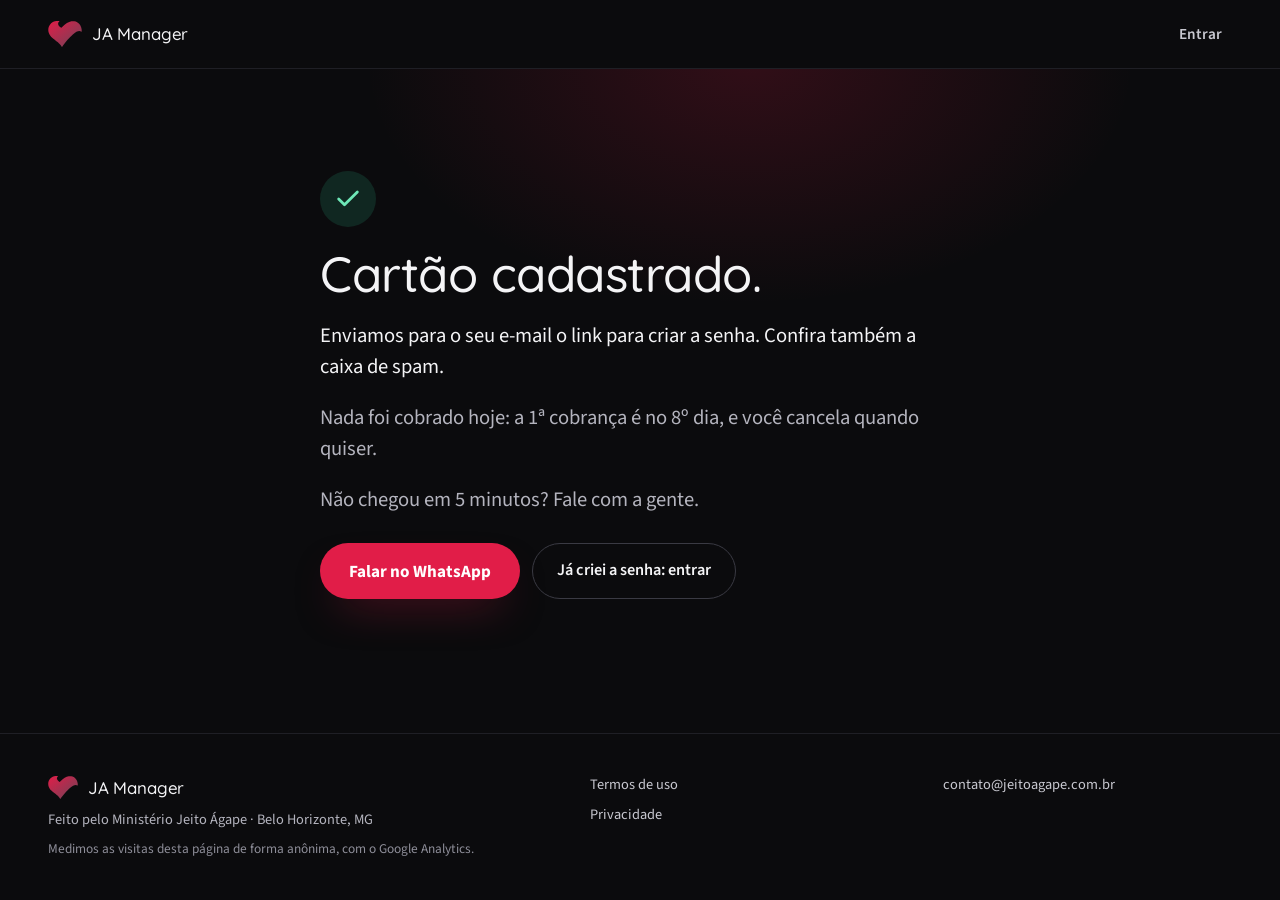
<file: comecar/pronto/index.html>
<!DOCTYPE html>
<html lang="pt-BR">
<head>
<meta charset="utf-8">
<meta name="viewport" content="width=device-width, initial-scale=1, viewport-fit=cover">
<title>Cartão cadastrado — JA Manager</title>
<meta name="robots" content="noindex">
<meta name="theme-color" content="#0B0B0D">
<meta name="color-scheme" content="dark">
<!-- Medição: o mesmo JAM_ANALYTICS do index.html. Esta página é a volta da página do cartão do AbacatePay
     (completionUrl do Tower) e conta o passo signup_card_done do funil. -->
<script>
  window.JAM_ANALYTICS = { ga4: 'G-NLW4TTCM7G', clarity: '' };
  (function(c){
    if (c.ga4) {
      var s = document.createElement('script'); s.async = true; s.src = 'https://www.googletagmanager.com/gtag/js?id=' + c.ga4; document.head.appendChild(s);
      window.dataLayer = window.dataLayer || []; window.gtag = function(){ window.dataLayer.push(arguments); };
      window.gtag('js', new Date()); window.gtag('config', c.ga4, { allow_google_signals: false, allow_ad_personalization_signals: false });
    }
    if (c.clarity) {
      (function(w,d,t,i){ w[t] = w[t] || function(){ (w[t].q = w[t].q || []).push(arguments); }; var s = d.createElement('script'); s.async = 1; s.src = 'https://www.clarity.ms/tag/' + i; d.head.appendChild(s); })(window, document, 'clarity', c.clarity);
    }
  })(window.JAM_ANALYTICS);
</script>
<link rel="icon" href="../../assets/favicon.svg" type="image/svg+xml">
<link rel="icon" href="../../assets/favicon-32.png" sizes="32x32" type="image/png">
<link rel="apple-touch-icon" href="../../assets/apple-touch-icon.png">
<link rel="preconnect" href="https://fonts.googleapis.com">
<link rel="preconnect" href="https://fonts.gstatic.com" crossorigin>
<link href="https://fonts.googleapis.com/css2?family=Quicksand:wght@400..700&amp;family=Source+Sans+3:ital,wght@0,400..800;1,400&amp;display=swap" rel="stylesheet">
<link rel="stylesheet" href="../../assets/css/paginas.css">
</head>
<body>

<header class="topo">
<nav class="topo-nav" aria-label="Principal">
<a class="marca" href="../../"><svg width="34" height="26" viewBox="0 0 760 591" aria-hidden="true" style="display: block; flex: none"><defs><linearGradient id="nav-g-1" x1="0" y1="0" x2="1" y2="1"><stop offset="0" stop-color="#E11D48"/><stop offset="1" stop-color="#6D4458"/></linearGradient></defs><path d="M190.0 0.7C134.1 7.3 93.4 25.4 59.9 58.5C3.3 114.5 -15.0 198.4 13.0 273.6C26.5 309.5 54.9 350.0 88.5 380.8C108.3 399.1 117.6 406.5 157.5 436.5C211.2 476.8 234.1 496.2 257.7 521.8C274.0 539.4 294.1 565.7 305.7 584.8C308.0 588.5 310.0 590.7 310.7 590.4C311.4 590.1 315.8 584.2 320.5 577.2C374.9 496.1 488.0 367.2 557.8 306.8C644.4 231.8 703.0 212.3 753.1 241.6C755.5 243.0 757.9 243.9 758.5 243.5C759.8 242.7 759.7 205.5 758.3 193.0C747.6 92.8 683.4 20.7 592.1 6.3C574.9 3.6 543.0 3.9 526.2 6.9C459.2 18.8 392.4 59.2 315.9 134.2C305.9 144.0 297.4 152.0 297.1 152.0C294.9 152.0 277.4 141.2 268.0 134.1C227.2 103.2 212.9 61.5 232.2 29.6C234.2 26.4 239.9 19.5 244.9 14.3C253.0 5.8 253.8 4.7 252.2 3.5C248.8 1.0 204.3 -1.0 190.0 0.7Z" fill="url(#nav-g-1)"/></svg><span class="f-titulo">JA Manager</span></a>
<a class="topo-link" href="https://app.jeitoagape.com.br/#/login">Entrar</a>
</nav>
</header>

<main>
<section class="pronto">
<div class="brilho" aria-hidden="true"></div>
<div class="pronto-dentro">
<span class="pronto-icone" aria-hidden="true"><svg width="28" height="28" viewBox="0 0 24 24" fill="none" stroke="currentColor" stroke-width="2.4" stroke-linecap="round" stroke-linejoin="round"><path d="M20 6 9 17l-5-5"></path></svg></span>
<h1>Cartão cadastrado.</h1>
<p class="pronto-forte">Enviamos para o seu e-mail o link para criar a senha. Confira também a caixa de spam.</p>
<p>Nada foi cobrado hoje: a 1ª cobrança é no 8º dia, e você cancela quando quiser.</p>
<p>Não chegou em 5 minutos? Fale com a gente.</p>
<div class="pronto-botoes">
<a class="botao botao-primario" href="https://wa.me/5531991267983?text=Ol%C3%A1%21%20Cadastrei%20o%20cart%C3%A3o%20no%20JA%20Manager%20e%20o%20e-mail%20para%20criar%20a%20senha%20n%C3%A3o%20chegou." target="_blank" rel="noopener" data-cta="pronto">Falar no WhatsApp</a>
<a class="botao botao-secundario" href="https://app.jeitoagape.com.br/#/login">Já criei a senha: entrar</a>
</div>
</div>
</section>
</main>

<footer class="rodape">
<div class="rodape-dentro">
<div>
<a class="marca" href="../../"><svg width="30" height="23" viewBox="0 0 760 591" aria-hidden="true" style="display: block; flex: none"><defs><linearGradient id="marca-g-1" x1="0" y1="0" x2="1" y2="1"><stop offset="0" stop-color="#E11D48"/><stop offset="1" stop-color="#6D4458"/></linearGradient></defs><path d="M190.0 0.7C134.1 7.3 93.4 25.4 59.9 58.5C3.3 114.5 -15.0 198.4 13.0 273.6C26.5 309.5 54.9 350.0 88.5 380.8C108.3 399.1 117.6 406.5 157.5 436.5C211.2 476.8 234.1 496.2 257.7 521.8C274.0 539.4 294.1 565.7 305.7 584.8C308.0 588.5 310.0 590.7 310.7 590.4C311.4 590.1 315.8 584.2 320.5 577.2C374.9 496.1 488.0 367.2 557.8 306.8C644.4 231.8 703.0 212.3 753.1 241.6C755.5 243.0 757.9 243.9 758.5 243.5C759.8 242.7 759.7 205.5 758.3 193.0C747.6 92.8 683.4 20.7 592.1 6.3C574.9 3.6 543.0 3.9 526.2 6.9C459.2 18.8 392.4 59.2 315.9 134.2C305.9 144.0 297.4 152.0 297.1 152.0C294.9 152.0 277.4 141.2 268.0 134.1C227.2 103.2 212.9 61.5 232.2 29.6C234.2 26.4 239.9 19.5 244.9 14.3C253.0 5.8 253.8 4.7 252.2 3.5C248.8 1.0 204.3 -1.0 190.0 0.7Z" fill="url(#marca-g-1)"/></svg><span class="f-titulo">JA Manager</span></a>
<span>Feito pelo Ministério Jeito Ágape · Belo Horizonte, MG</span>
<span class="rodape-nota">Medimos as visitas desta página de forma anônima, com o Google Analytics.</span>
</div>
<nav aria-label="Documentos">
<a href="../../termos/">Termos de uso</a>
<a href="../../privacidade/">Privacidade</a>
</nav>
<nav aria-label="Contato">
<a href="mailto:contato@jeitoagape.com.br">contato@jeitoagape.com.br</a>
</nav>
</div>
</footer>

<script>
(function () {
  'use strict';
  function medir(nome, params) {
    if (typeof window.gtag === 'function') window.gtag('event', nome, params || {});
    (window.dataLayer = window.dataLayer || []).push(Object.assign({ event: nome }, params || {}));
  }
  document.addEventListener('click', function (e) {
    var a = e.target.closest && e.target.closest('a[href^="https://wa.me/"]');
    if (!a) return;
    var p = { cta_location: a.getAttribute('data-cta') || 'outro', plano: a.getAttribute('data-plano') || '(sem plano)', link_url: a.href, transport_type: 'beacon' };
    if (typeof window.gtag === 'function') window.gtag('event', 'whatsapp_click', p);
    (window.dataLayer = window.dataLayer || []).push({ event: 'whatsapp_click', cta_location: p.cta_location, plano: p.plano });
  });
  /* o passo do funil conta uma vez por aba: recarregar a página não soma outro cartão */
  var ja = false;
  try { ja = sessionStorage.getItem('jam:cartao-cadastrado') === '1'; sessionStorage.setItem('jam:cartao-cadastrado', '1'); } catch (_) {}
  if (!ja) medir('signup_card_done');
})();
</script>
</body>
</html>
</file>
<file: assets/css/paginas.css>
/* Páginas internas da landing (comecar/, comecar/pronto/, termos/, privacidade/).
   Mesmos tokens do index.html: fundo grafite, rosa #E11D48 (#FF637E em texto sobre o escuro),
   Quicksand 500 nos títulos, Source Sans 3 no texto. A superfície clara é a da seção #obra.
   O index.html não usa este arquivo: ele continua com o próprio <style>. */
:root {
  --f-titulo: 'Quicksand', system-ui, sans-serif;
  --f-texto: 'Source Sans 3', system-ui, sans-serif;
  --w-titulo: 500;
  --ls-titulo: -0.01em;
  --acc: #E11D48;
  --acc-t: #FF637E;
  --acc-hover: #FF8FA3;
  --fundo: #0B0B0D;
  --superficie: #141416;
  --superficie-2: #17171B;
  --campo: #0E0E11;
  --borda: #1F1F25;
  --borda-2: #2A2A31;
  --borda-3: #3A3A43;
  --texto: #F4F4F6;
  --texto-2: #B4B4BE;
  --texto-3: #8E8E99;
  --texto-4: #C9C9D1;
  --ok: #6EE7B7;
  --claro: #FBF7F5;
  --claro-texto: #17171B;
  --claro-texto-2: #3B3B44;
  --claro-texto-3: #5B5B66;
  --claro-borda: #E7DEDA;
  --claro-acc: #BE123C;
}
[hidden] { display: none !important; }
html { -webkit-text-size-adjust: 100%; }
body {
  margin: 0; background: var(--fundo); color: var(--texto);
  font-family: var(--f-texto); font-size: 16px; line-height: 1.6; font-size-adjust: 0.5;
  min-height: 100vh; display: flex; flex-direction: column;
}
main { flex: 1 0 auto; }
a { color: var(--acc-t); text-underline-offset: 3px; }
a:hover { color: var(--acc-hover); }
::selection { background: var(--acc); color: #FFFFFF; }
:focus-visible { outline: 2px solid var(--acc-t); outline-offset: 3px; border-radius: 6px; }
h1, h2, h3, .f-titulo { font-family: var(--f-titulo); font-weight: var(--w-titulo); letter-spacing: var(--ls-titulo); }
.oculto { position: absolute !important; width: 1px; height: 1px; margin: -1px; padding: 0; overflow: hidden; clip: rect(0 0 0 0); white-space: nowrap; border: 0; }

/* chave do cadastro: o <head> marca <html data-cadastro> quando JAM_SIGNUP.url está preenchida */
html:not([data-cadastro]) .so-cadastro { display: none !important; }
html[data-cadastro] .sem-cadastro { display: none !important; }

/* topo e rodapé, no desenho do index */
.topo { border-bottom: 1px solid var(--borda); }
.topo-nav { max-width: 1200px; margin: 0 auto; padding: 0 clamp(16px, 4vw, 48px); min-height: 68px; display: flex; align-items: center; gap: 20px; }
.marca { display: flex; align-items: center; gap: 10px; text-decoration: none; color: var(--texto); font-size: 17px; flex: none; }
.marca:hover { color: var(--texto); }
.marca svg { display: block; flex: none; }
.topo-link { margin-left: auto; display: inline-flex; align-items: center; min-height: 44px; padding: 0 10px; color: var(--texto-4); text-decoration: none; font-size: 15px; font-weight: 600; }
.topo-link:hover { color: var(--texto); }
.rodape { border-top: 1px solid var(--borda); background: var(--fundo); }
.rodape-dentro { max-width: 1200px; margin: 0 auto; padding: 40px clamp(20px, 4vw, 48px); display: flex; flex-wrap: wrap; gap: 24px 64px; font-size: 14px; color: var(--texto-2); }
.rodape-dentro > div { flex: 2 1 300px; display: flex; flex-direction: column; gap: 8px; }
.rodape-dentro nav { flex: 1 1 200px; display: flex; flex-direction: column; gap: 8px; }
.rodape-dentro nav a { color: var(--texto-4); text-decoration: none; }
.rodape-dentro nav a:hover { color: var(--texto); }
.rodape-nota { font-size: 13px; color: var(--texto-3); }

/* botões */
.botao { display: inline-flex; align-items: center; justify-content: center; gap: 10px; min-height: 54px; padding: 0 28px; border-radius: 999px; font: inherit; font-size: 17px; font-weight: 700; text-decoration: none; cursor: pointer; border: 1px solid transparent; text-align: center; }
.botao-primario { background: var(--acc); color: #FFFFFF; box-shadow: 0 20px 44px -20px rgba(225, 29, 72, 0.55); }
.botao-primario:hover { color: #FFFFFF; background: #F0325D; }
.botao-primario[disabled], .botao-primario[aria-disabled="true"] { background: #7A1530; color: #F4D6DD; box-shadow: none; cursor: progress; }
.botao-secundario { border-color: var(--borda-3); color: var(--texto); font-weight: 600; font-size: 16px; padding: 0 24px; background: transparent; }
.botao-secundario:hover { color: var(--texto); border-color: #4A4A55; }
.brilho { position: absolute; left: 50%; top: -360px; width: 1100px; height: 700px; transform: translateX(-40%); background: radial-gradient(closest-side, rgba(225, 29, 72, 0.18), rgba(11, 11, 13, 0) 70%); pointer-events: none; }

/* ===== comecar/: o formulário ===== */
.cadastro { position: relative; overflow: hidden; }
.cadastro-dentro { position: relative; max-width: 1080px; margin: 0 auto; padding: clamp(40px, 6vw, 80px) clamp(20px, 4vw, 48px) clamp(56px, 7vw, 96px); display: flex; flex-direction: column; gap: clamp(28px, 4vw, 44px); }
.cadastro-cabeca { display: flex; flex-direction: column; gap: 12px; max-width: 640px; }
.cadastro-cabeca h1 { margin: 0; font-size: clamp(32px, 2.6vw + 14px, 50px); line-height: 1.06; text-wrap: balance; }
.cadastro-cabeca p { margin: 0; font-size: clamp(17px, 0.4vw + 15px, 19px); line-height: 1.55; color: var(--texto-2); }
.cadastro-grade { display: grid; grid-template-columns: minmax(0, 1fr); gap: 24px; align-items: start; }
@media (min-width: 920px) { .cadastro-grade { grid-template-columns: minmax(0, 1fr) 340px; gap: 40px; } }
.cartao { border-radius: 22px; border: 1px solid var(--borda-2); background: var(--superficie); padding: clamp(20px, 3vw, 32px); }
.form { display: flex; flex-direction: column; gap: 24px; }
.campo { display: flex; flex-direction: column; gap: 8px; min-width: 0; }
.campo > label, .grupo > legend { font-weight: 700; font-size: 16px; color: var(--texto); padding: 0; }
.dica { margin: 0; font-size: 14px; line-height: 1.45; color: var(--texto-3); }
.entrada { width: 100%; box-sizing: border-box; min-height: 52px; padding: 12px 16px; border-radius: 12px; border: 1px solid var(--borda-3); background: var(--campo); color: var(--texto); font: inherit; font-size: 17px; }
.entrada::placeholder { color: #6E6E79; }
.entrada:hover { border-color: #4A4A55; }
.entrada:focus { outline: none; border-color: var(--acc-t); box-shadow: 0 0 0 3px rgba(255, 99, 126, 0.25); }
.entrada[aria-invalid="true"] { border-color: var(--acc-t); }
.erro { margin: 0; display: flex; gap: 8px; align-items: flex-start; font-size: 15px; line-height: 1.45; color: var(--acc-t); font-weight: 600; }
.erro svg { flex: none; margin-top: 2px; }
.grupo { border: 0; margin: 0; padding: 0; min-width: 0; display: flex; flex-direction: column; gap: 10px; }
.planos-opcoes { display: grid; grid-template-columns: minmax(0, 1fr); gap: 10px; }
@media (min-width: 640px) { .planos-opcoes { grid-template-columns: repeat(3, minmax(0, 1fr)); } }
.opcao { position: relative; display: flex; flex-direction: column; gap: 4px; padding: 14px 16px; border-radius: 16px; border: 1px solid var(--borda-2); background: var(--superficie-2); cursor: pointer; min-width: 0; }
.opcao:hover { border-color: #4A4A55; }
.opcao input { position: absolute; opacity: 0; width: 1px; height: 1px; margin: 0; }
.opcao:has(input:checked) { border-color: var(--acc); box-shadow: inset 0 0 0 1px var(--acc); }
.opcao:has(input:focus-visible) { outline: 2px solid var(--acc-t); outline-offset: 3px; }
.opcao-topo { display: flex; justify-content: space-between; align-items: baseline; gap: 10px; }
.opcao-nome { font-family: var(--f-titulo); font-weight: var(--w-titulo); font-size: 18px; line-height: 1.25; }
.opcao-marca { flex: none; width: 18px; height: 18px; border-radius: 50%; border: 2px solid var(--borda-3); box-sizing: border-box; align-self: center; }
.opcao:has(input:checked) .opcao-marca { border: 5px solid var(--acc); background: #FFFFFF; }
.opcao-preco { font-size: 20px; font-weight: 700; font-variant-numeric: tabular-nums; color: var(--texto); }
.opcao-preco small { font-size: 14px; font-weight: 600; color: var(--texto-2); }
.opcao-quem { font-size: 14px; color: var(--texto-3); }
@media (max-width: 639px) {
  .opcao { display: grid; grid-template-columns: auto minmax(0, 1fr) auto; align-items: center; column-gap: 12px; row-gap: 0; }
  .opcao-topo { display: contents; }
  .opcao-marca { grid-column: 1; grid-row: 1 / span 2; order: -1; }
  .opcao-nome { grid-column: 2; grid-row: 1; }
  .opcao-quem { grid-column: 2; grid-row: 2; }
  .opcao-preco { grid-column: 3; grid-row: 1 / span 2; text-align: right; }
}
.ciclo { display: inline-flex; flex-wrap: wrap; align-self: flex-start; padding: 4px; border-radius: 999px; border: 1px solid #2E2E35; background: var(--fundo); }
.ciclo label { position: relative; display: inline-flex; align-items: center; min-height: 44px; padding: 0 18px; border-radius: 999px; font-size: 15px; font-weight: 700; color: var(--texto-2); cursor: pointer; }
.ciclo input { position: absolute; opacity: 0; width: 1px; height: 1px; margin: 0; }
.ciclo label:has(input:checked) { background: var(--texto); color: var(--fundo); }
.ciclo label:has(input:focus-visible) { outline: 2px solid var(--acc-t); outline-offset: 2px; }
.resumo { margin: 0; padding: 14px 16px; border-radius: 14px; background: #1A1A1F; color: var(--texto-4); font-size: 15px; line-height: 1.5; }
.resumo b { color: var(--texto); font-variant-numeric: tabular-nums; }
.aceite { display: flex; gap: 12px; align-items: flex-start; font-size: 16px; line-height: 1.5; color: var(--texto-4); cursor: pointer; }
.aceite input { flex: none; width: 22px; height: 22px; margin: 1px 0 0; accent-color: var(--acc); cursor: pointer; }
.armadilha { position: absolute; left: -10000px; top: auto; width: 1px; height: 1px; overflow: hidden; }
.turnstile { min-height: 65px; }
.acoes { display: flex; flex-direction: column; gap: 14px; }
.acoes .botao { width: 100%; box-sizing: border-box; }
@media (min-width: 640px) { .acoes .botao { width: auto; align-self: flex-start; } }
.seguro { margin: 0; display: flex; gap: 8px; align-items: flex-start; font-size: 14px; line-height: 1.45; color: var(--texto-3); }
.seguro svg { flex: none; margin-top: 2px; color: var(--texto-2); }
.confirma { display: flex; flex-direction: column; gap: 14px; padding: 18px; border-radius: 16px; border: 1px solid var(--acc); background: #1A1116; }
.confirma-titulo { margin: 0; font-size: 17px; line-height: 1.45; color: var(--texto); outline: none; }
.confirma-titulo b { display: block; margin-top: 2px; font-size: 19px; overflow-wrap: anywhere; }
.confirma-botoes { display: flex; flex-wrap: wrap; gap: 10px; }
@media (max-width: 639px) { .confirma-botoes .botao { width: 100%; box-sizing: border-box; } }
.aviso { margin: 0; padding: 14px 16px; border-radius: 14px; border: 1px solid #5C1A2C; background: #1F1016; color: var(--texto); font-size: 15px; line-height: 1.5; }
.aviso a { font-weight: 700; }
.passos { list-style: none; margin: 0; padding: 0; display: flex; flex-direction: column; gap: 18px; counter-reset: passo; }
.passos li { display: grid; grid-template-columns: 30px minmax(0, 1fr); gap: 4px 12px; }
.passos li::before { counter-increment: passo; content: counter(passo); grid-row: 1 / span 2; width: 30px; height: 30px; border-radius: 50%; background: #26262D; color: var(--acc-t); font-weight: 700; font-size: 14px; display: flex; align-items: center; justify-content: center; }
.passos b { font-weight: 700; color: var(--texto); }
.passos span { font-size: 15px; line-height: 1.5; color: var(--texto-2); }
.lado { display: flex; flex-direction: column; gap: 20px; }
.lado h2 { margin: 0; font-size: 20px; line-height: 1.25; }
.lado-rodape { margin: 0; padding-top: 18px; border-top: 1px solid var(--borda); font-size: 15px; color: var(--texto-2); }

/* ===== comecar/pronto/ ===== */
.pronto { position: relative; overflow: hidden; }
.pronto-dentro { position: relative; max-width: 640px; margin: 0 auto; padding: clamp(56px, 8vw, 112px) clamp(20px, 4vw, 48px); display: flex; flex-direction: column; gap: 20px; }
.pronto-icone { width: 56px; height: 56px; border-radius: 50%; background: rgba(52, 211, 153, 0.14); color: var(--ok); display: flex; align-items: center; justify-content: center; }
.pronto h1 { margin: 0; font-size: clamp(34px, 2.8vw + 14px, 54px); line-height: 1.06; }
.pronto p { margin: 0; font-size: clamp(17px, 0.4vw + 15px, 20px); line-height: 1.55; color: var(--texto-2); }
.pronto .pronto-forte { color: var(--texto); }
.pronto-botoes { display: flex; flex-wrap: wrap; gap: 12px; margin-top: 8px; }
@media (max-width: 479px) { .pronto-botoes .botao { width: 100%; box-sizing: border-box; } }

/* ===== termos/ e privacidade/: texto longo na superfície clara (a mesma da seção #obra) ===== */
.documento { background: var(--claro); color: var(--claro-texto); }
.documento-dentro { max-width: 760px; margin: 0 auto; padding: clamp(40px, 6vw, 80px) clamp(20px, 4vw, 48px) clamp(56px, 7vw, 96px); }
/* .documento na frente: o aviso vence a regra .documento p */
.documento .rascunho { margin: 0 0 32px; padding: 14px 18px; border-radius: 14px; border: 2px dashed var(--claro-acc); background: #FFF1F2; color: #881337; font-weight: 700; font-size: 16px; line-height: 1.45; text-align: left; hyphens: none; -webkit-hyphens: none; }
.documento .rascunho span { display: block; font-weight: 400; font-size: 15px; color: var(--claro-texto-2); margin-top: 4px; }
.documento h1 { margin: 0 0 8px; font-size: clamp(32px, 2.4vw + 14px, 46px); line-height: 1.08; text-wrap: balance; }
.documento .versao { margin: 0 0 32px; font-size: 15px; color: var(--claro-texto-3); }
.documento h2 { margin: 40px 0 12px; font-size: clamp(22px, 0.8vw + 16px, 27px); line-height: 1.2; color: var(--claro-texto); }
.documento p, .documento li { font-size: 17px; line-height: 1.65; color: var(--claro-texto-2); }
.documento p { margin: 0 0 14px; text-align: justify; hyphens: auto; -webkit-hyphens: auto; text-wrap: pretty; }
.documento ul { margin: 0 0 14px; padding-left: 22px; }
.documento li { margin: 0 0 8px; }
.documento li::marker { color: var(--claro-acc); }
.documento a { color: var(--claro-acc); }
.documento strong { color: var(--claro-texto); }
.documento .preencher { background: #FDE68A; color: #3B2F04; padding: 0 4px; border-radius: 4px; font-weight: 700; hyphens: none; -webkit-hyphens: none; }
.documento .indice { margin: 0 0 8px; padding: 16px 20px; border-radius: 14px; border: 1px solid var(--claro-borda); background: #FFFFFF; }
.documento .indice ol { margin: 0; padding-left: 22px; columns: 2 240px; column-gap: 32px; }
.documento .indice li { font-size: 15px; margin: 0 0 4px; }
.documento .indice a { text-decoration: none; }
.documento .indice a:hover { text-decoration: underline; }
.documento h2[id] { scroll-margin-top: 24px; }
</file>
